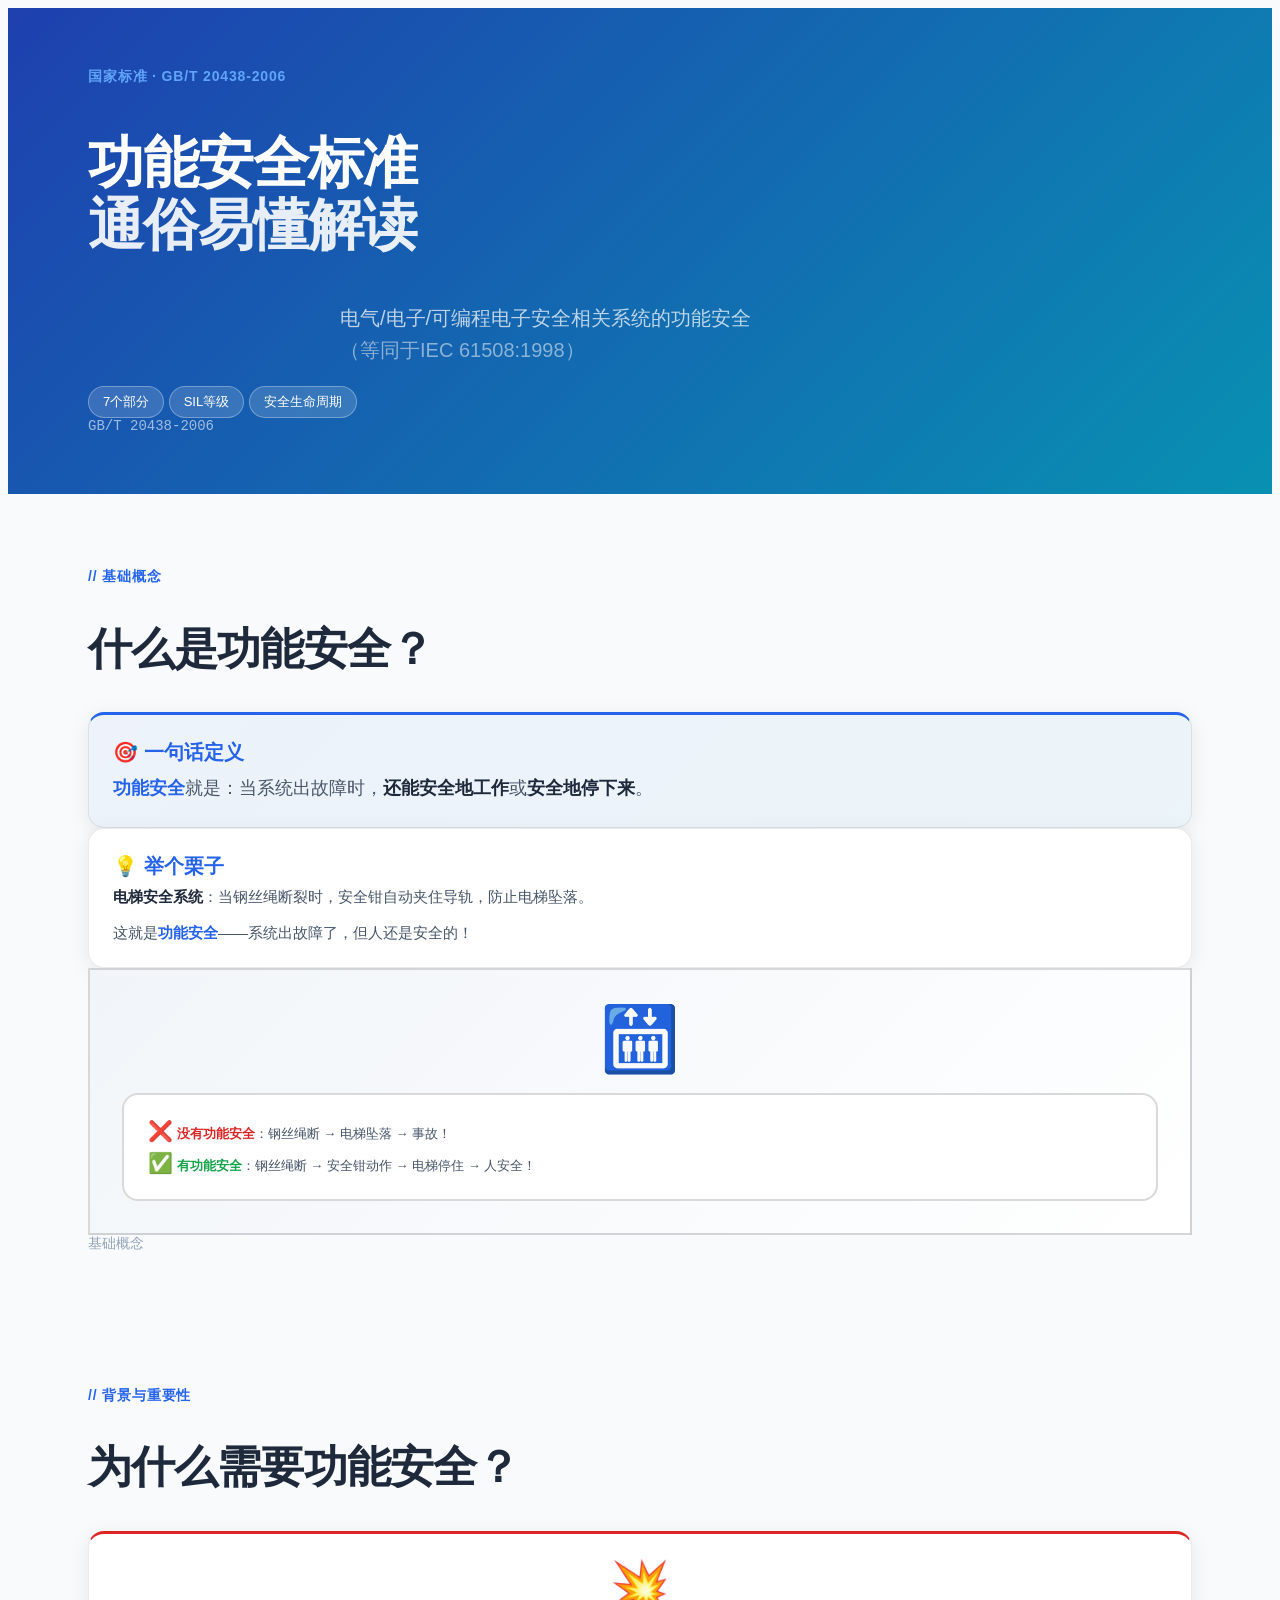
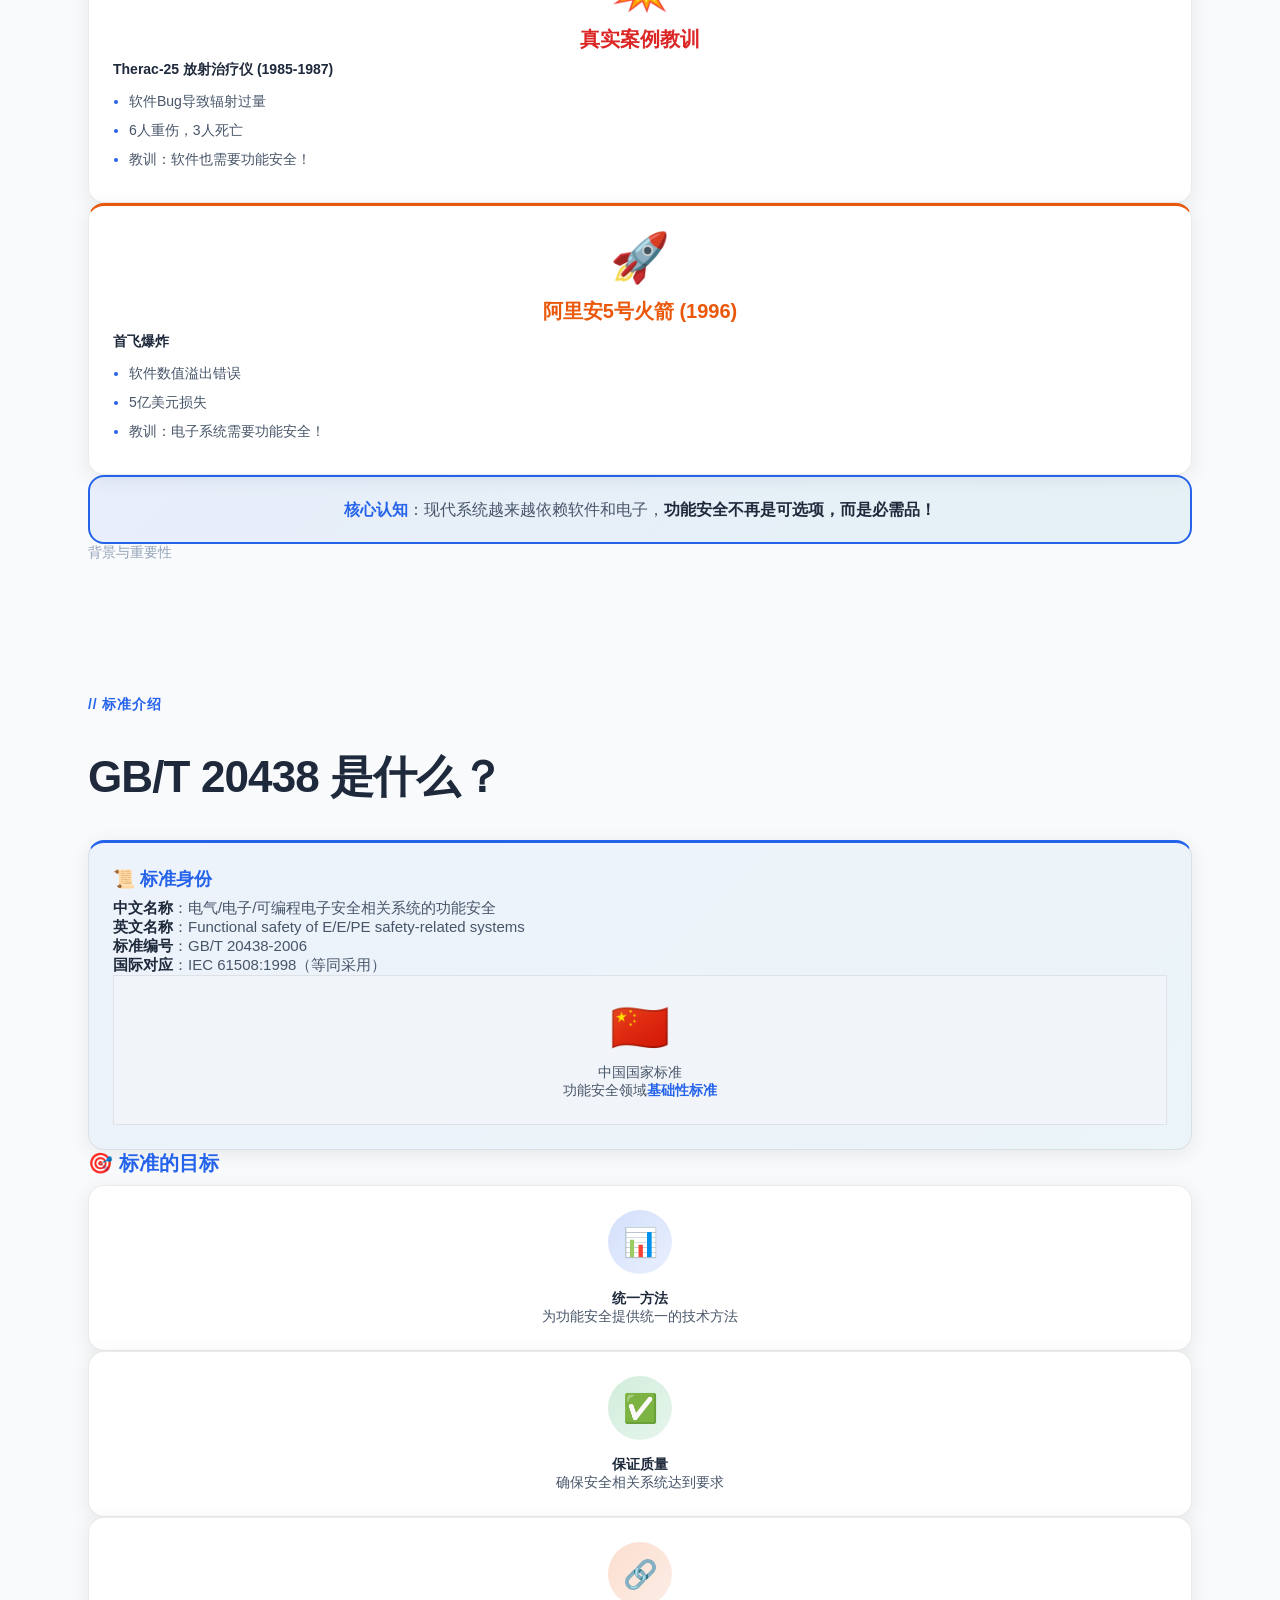
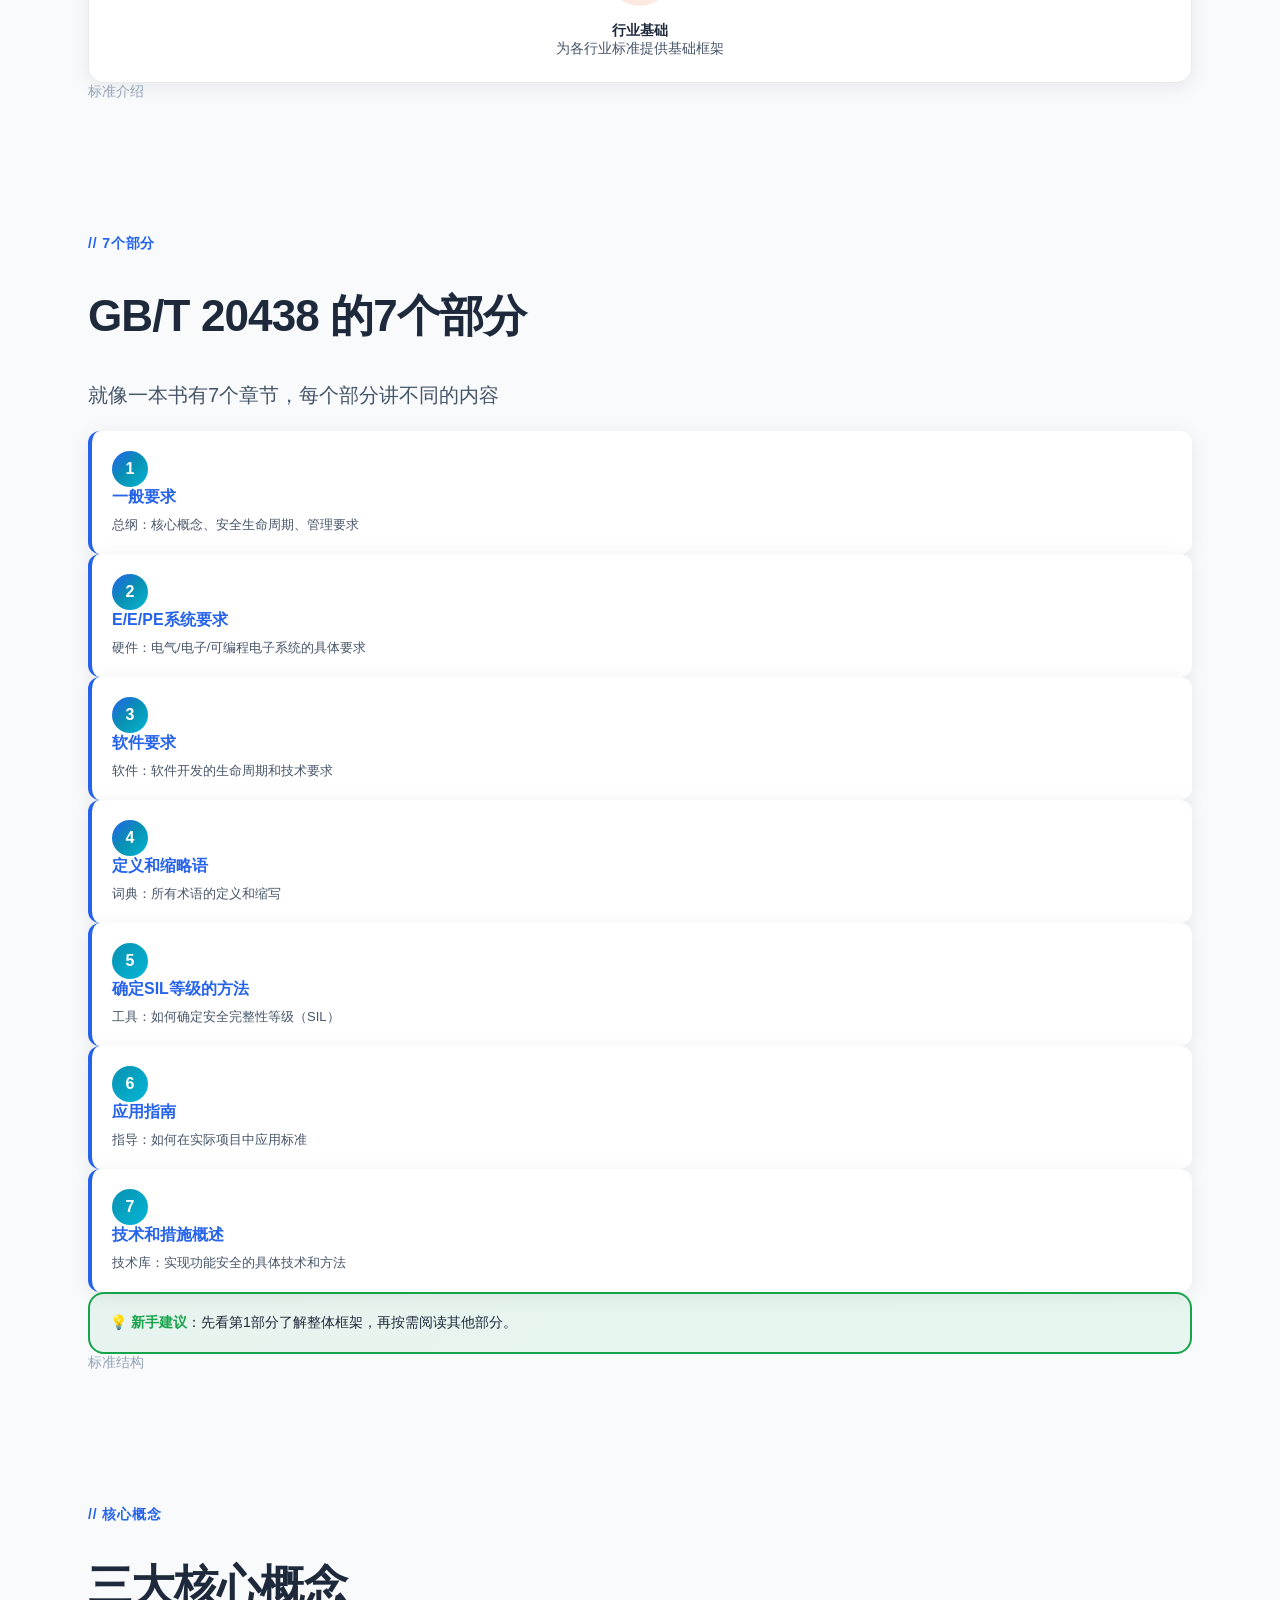
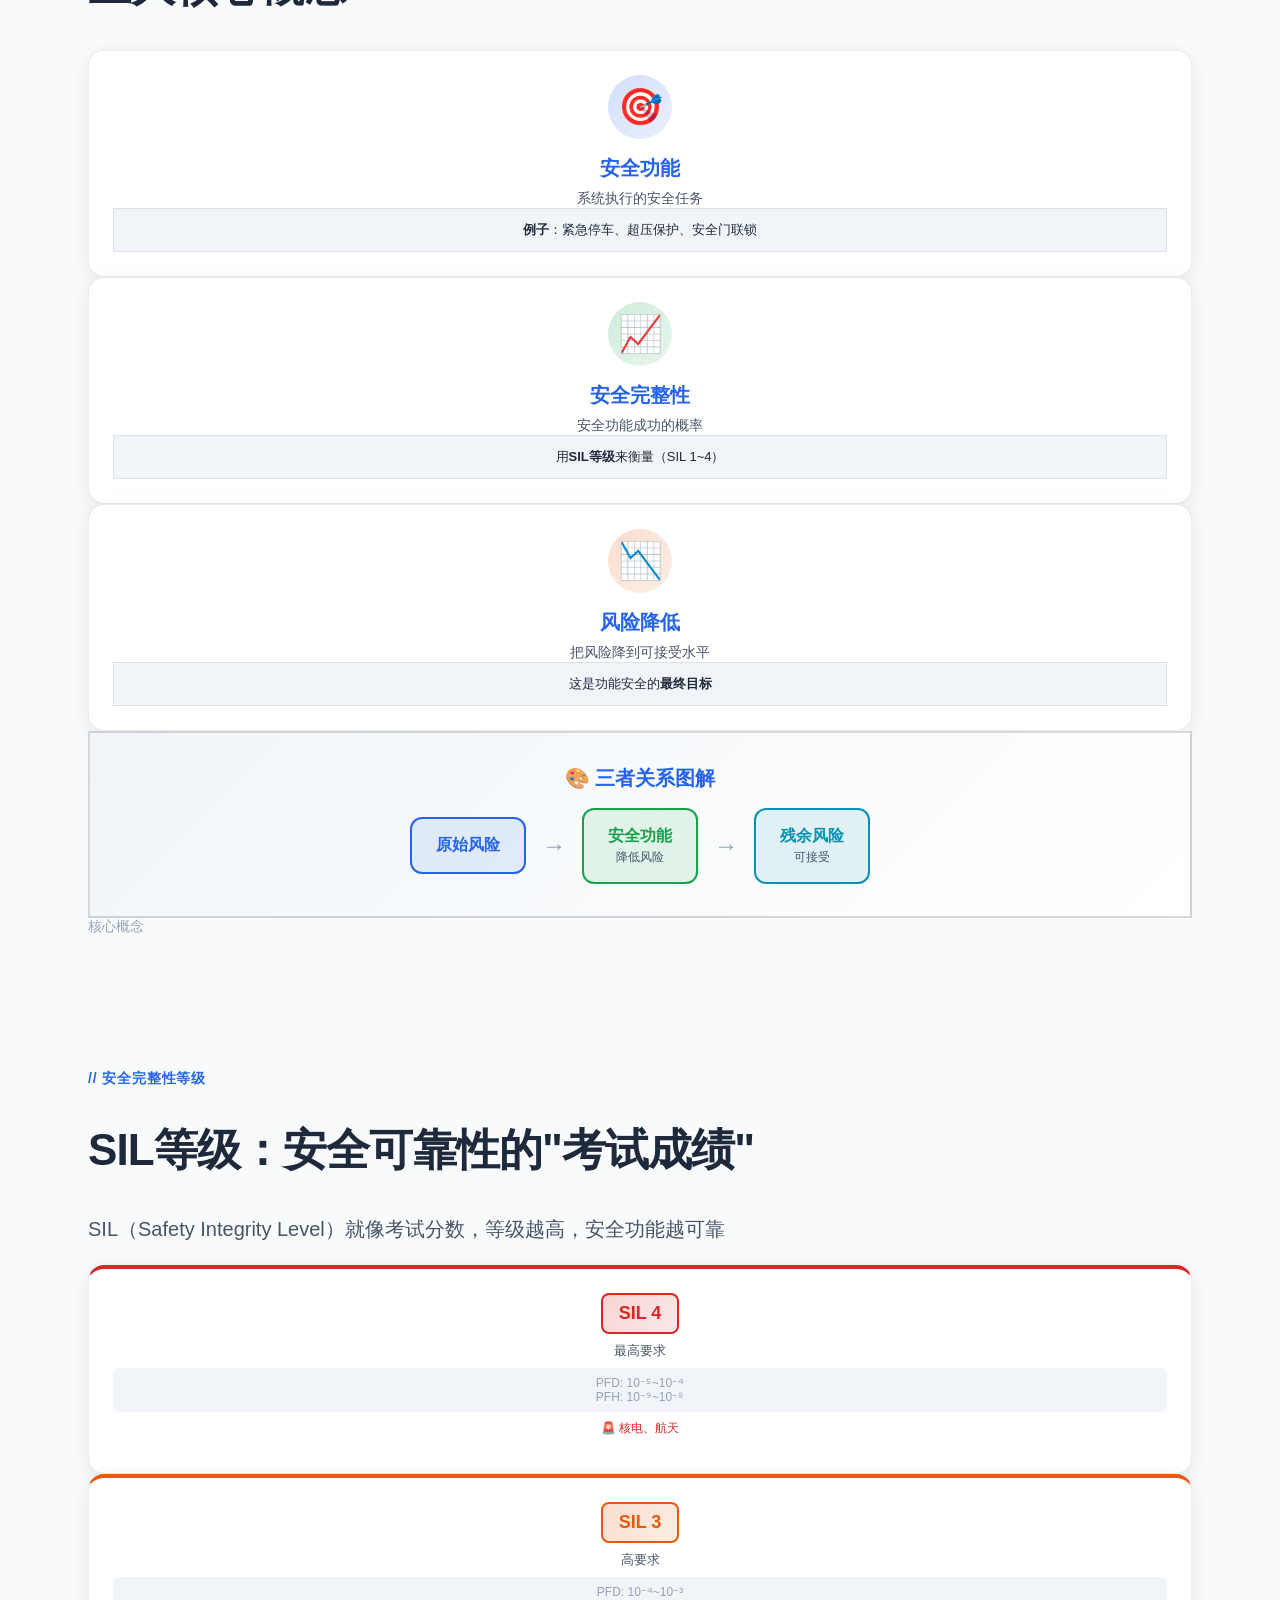
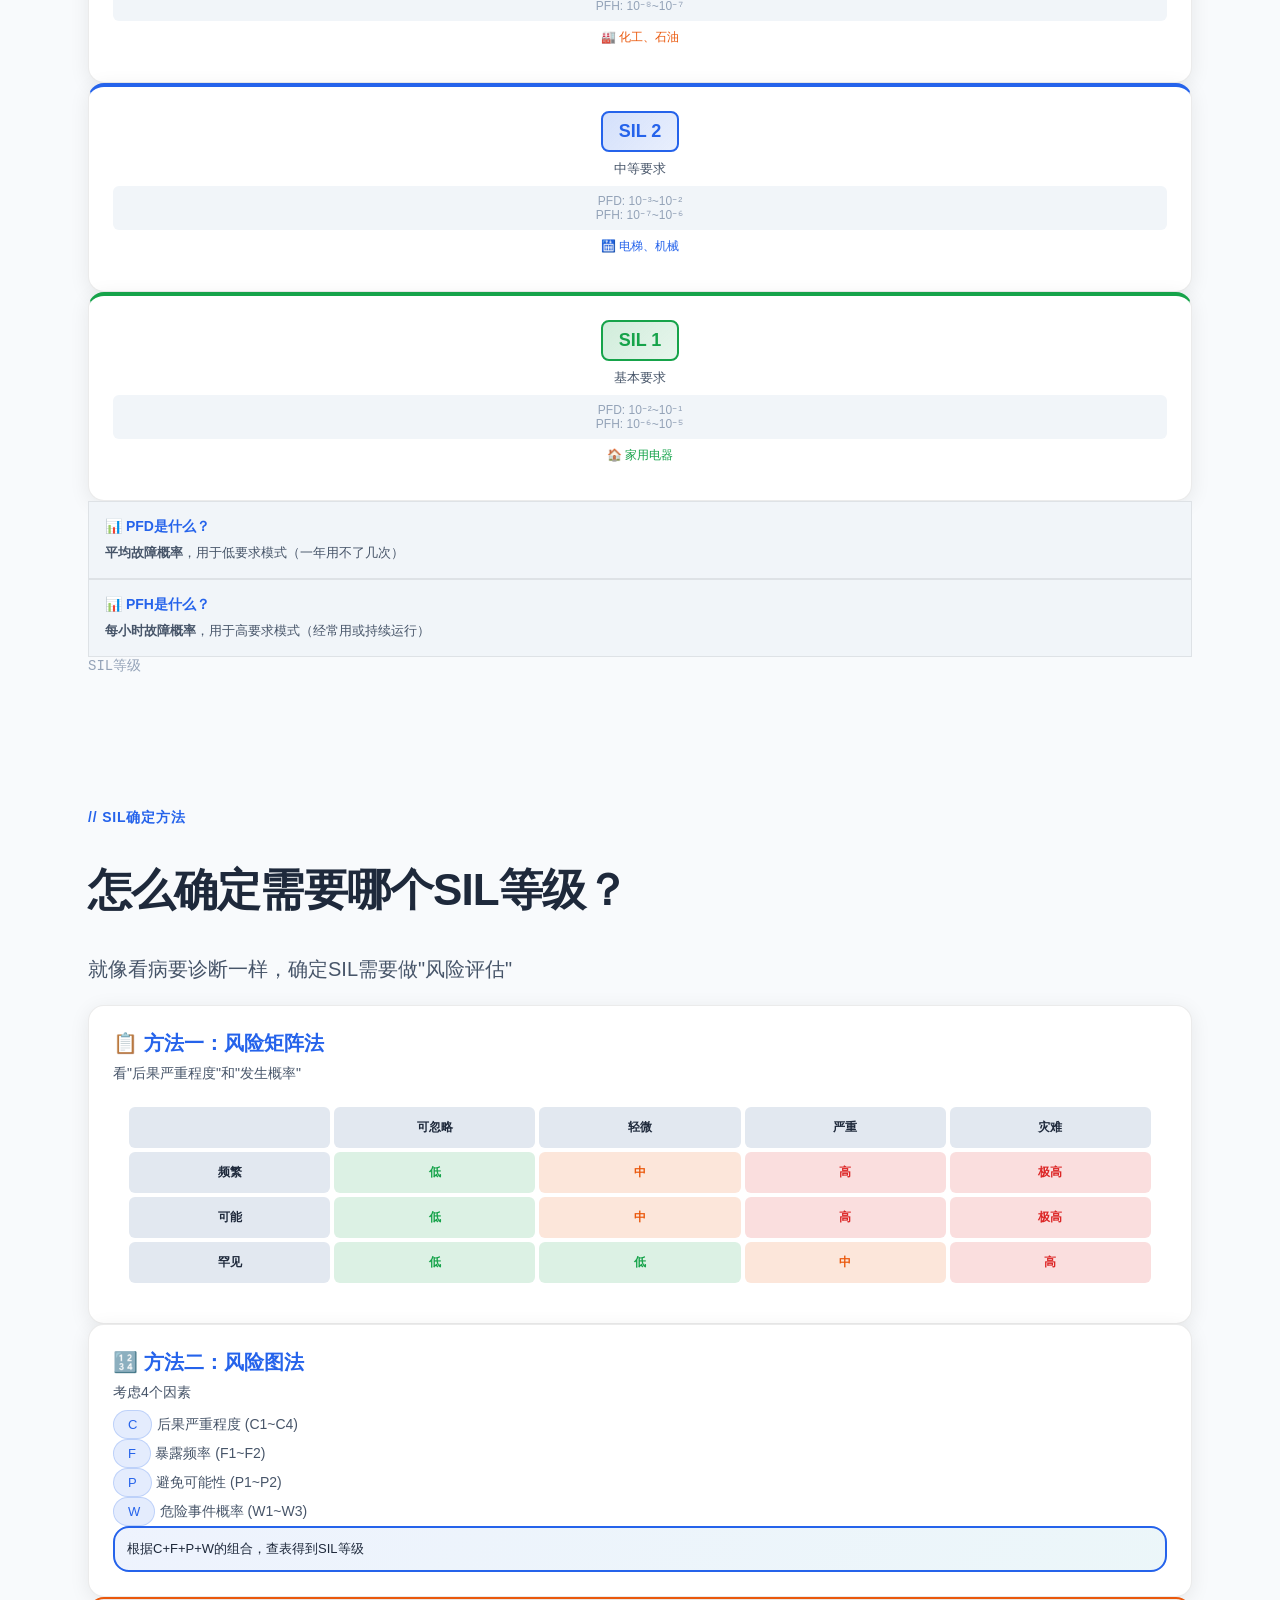
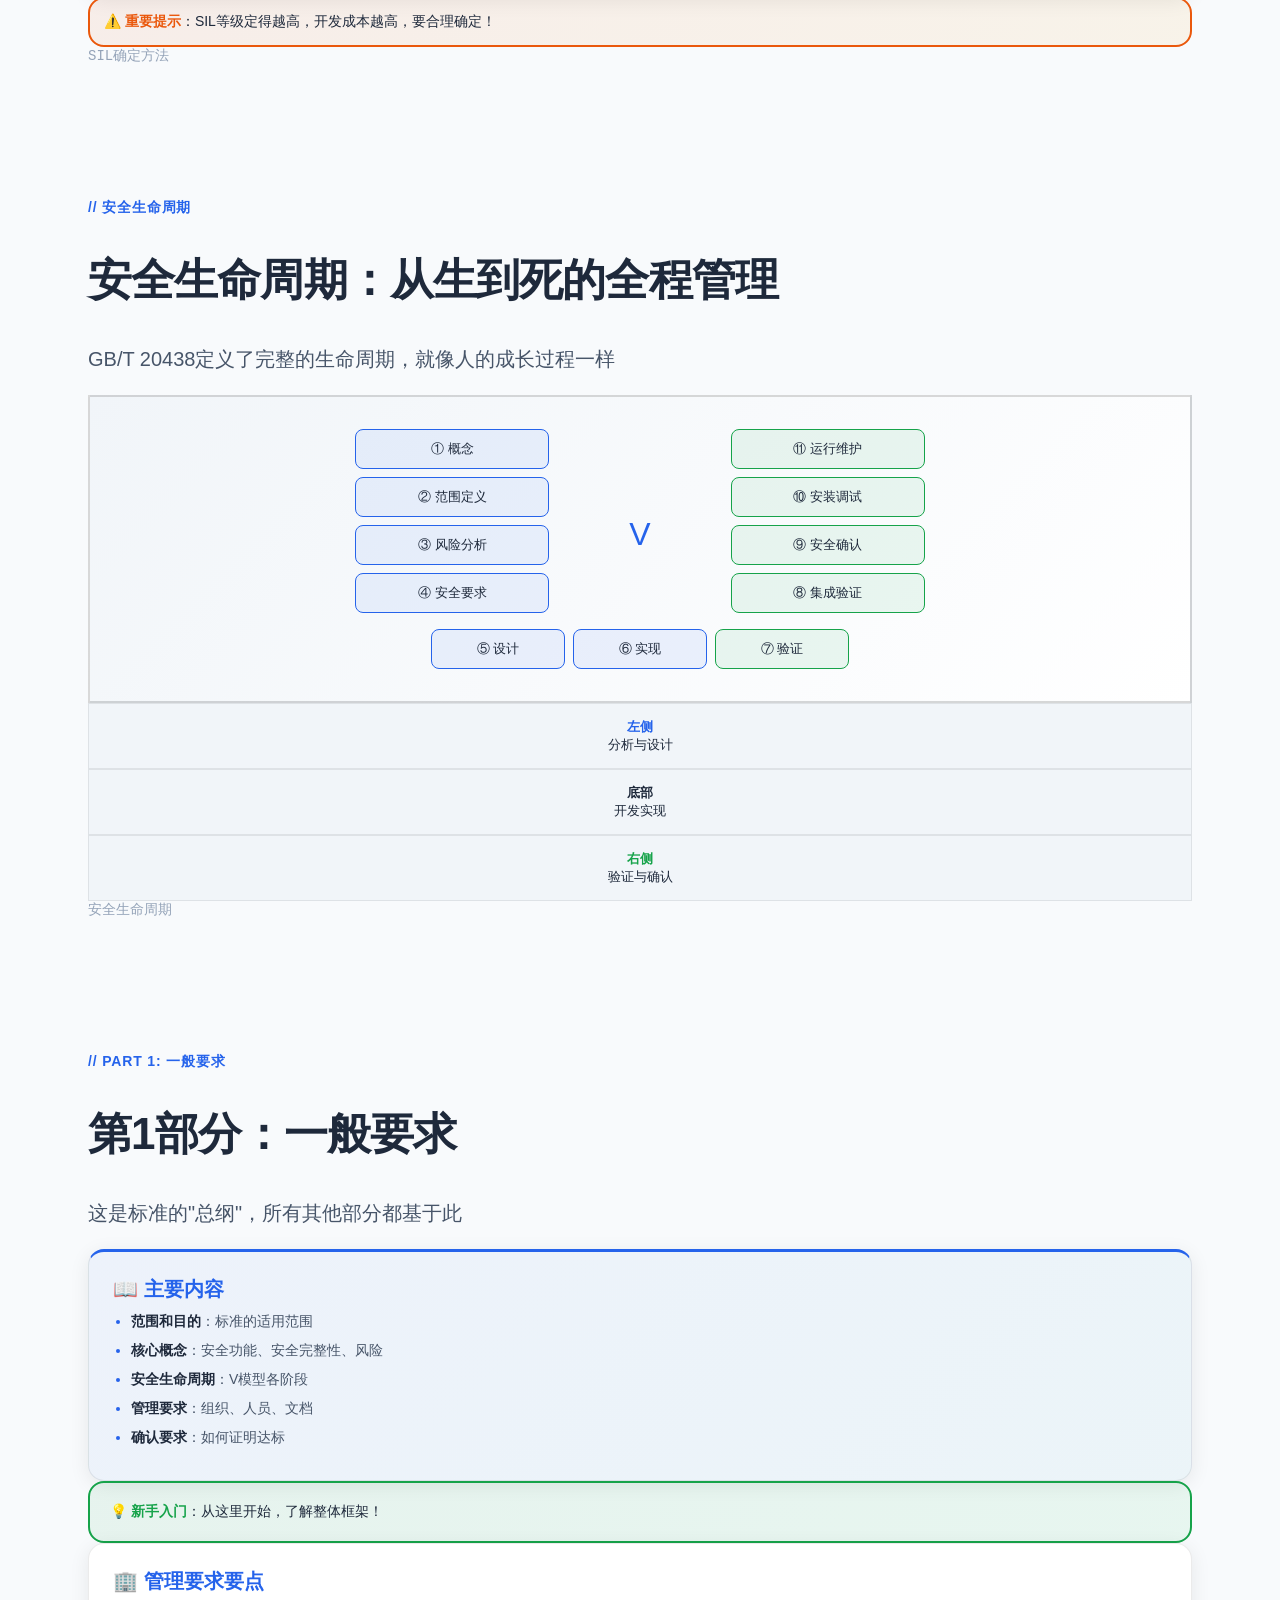
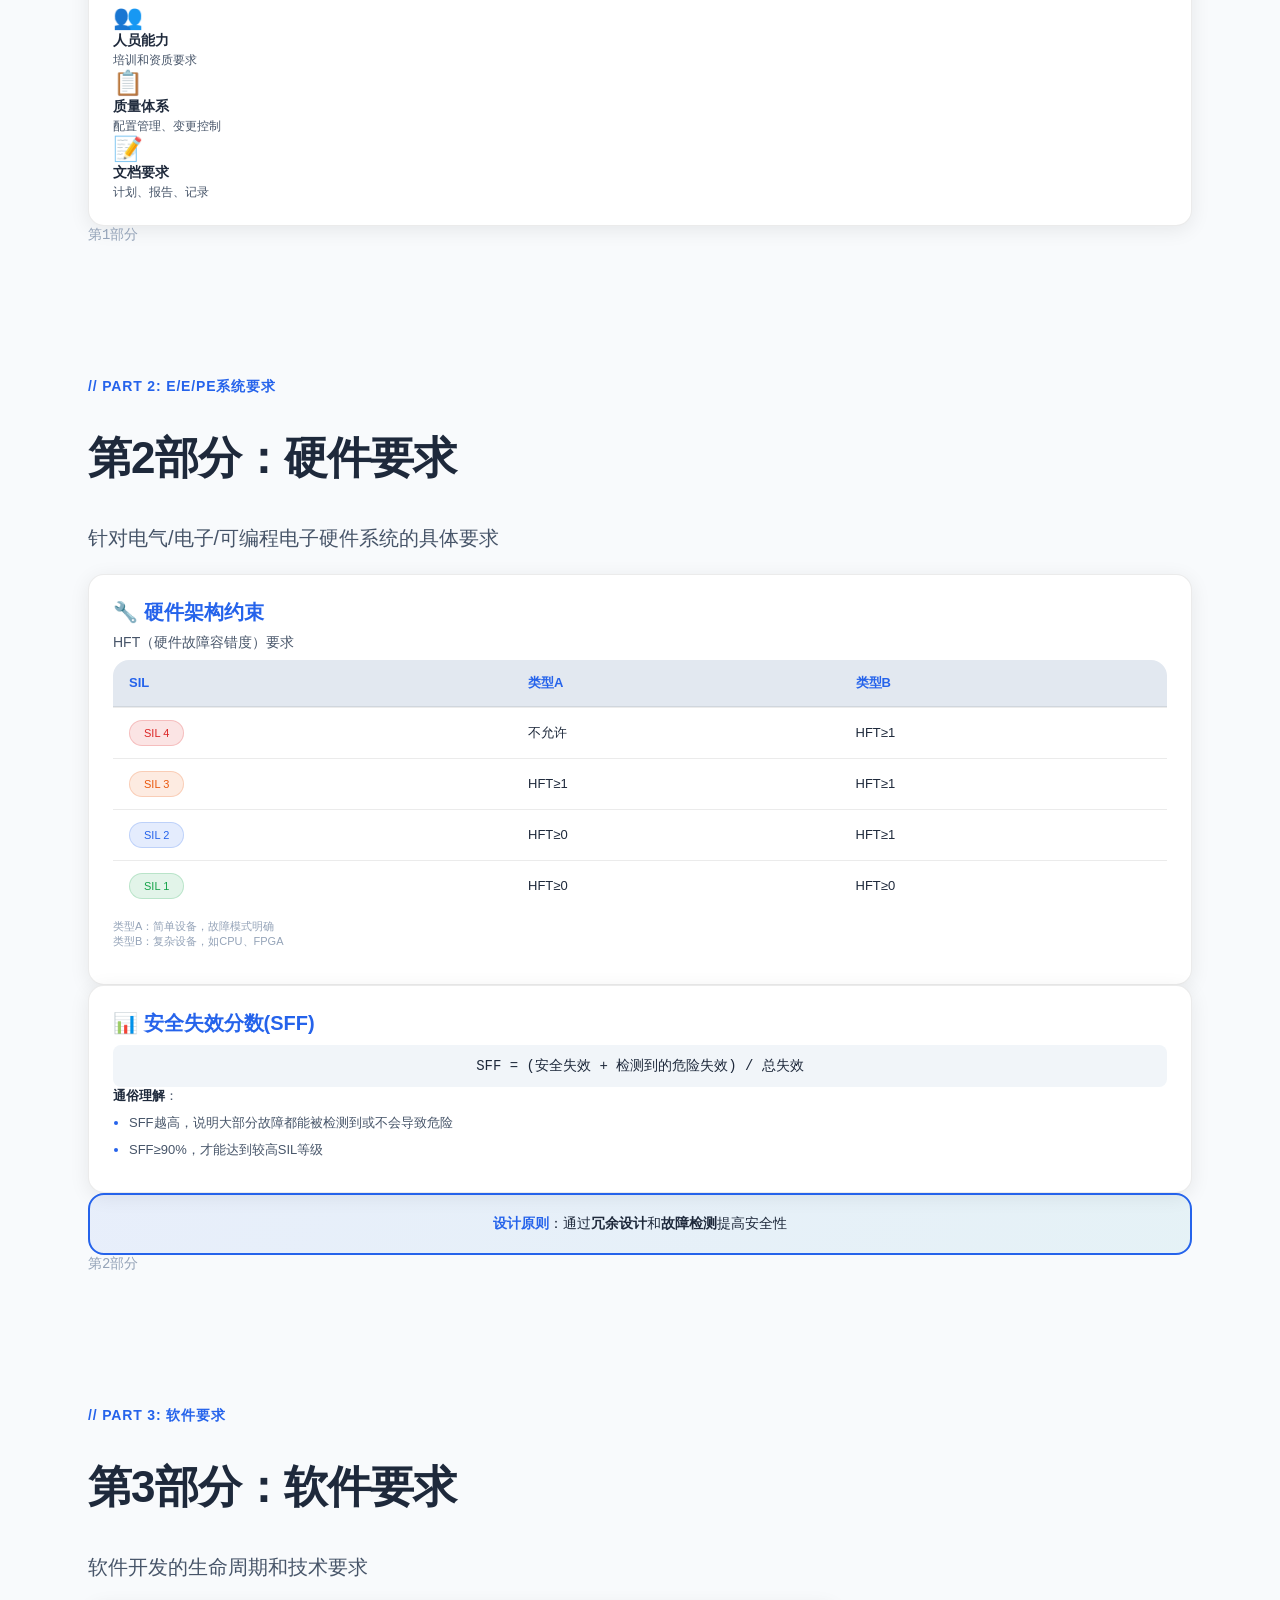
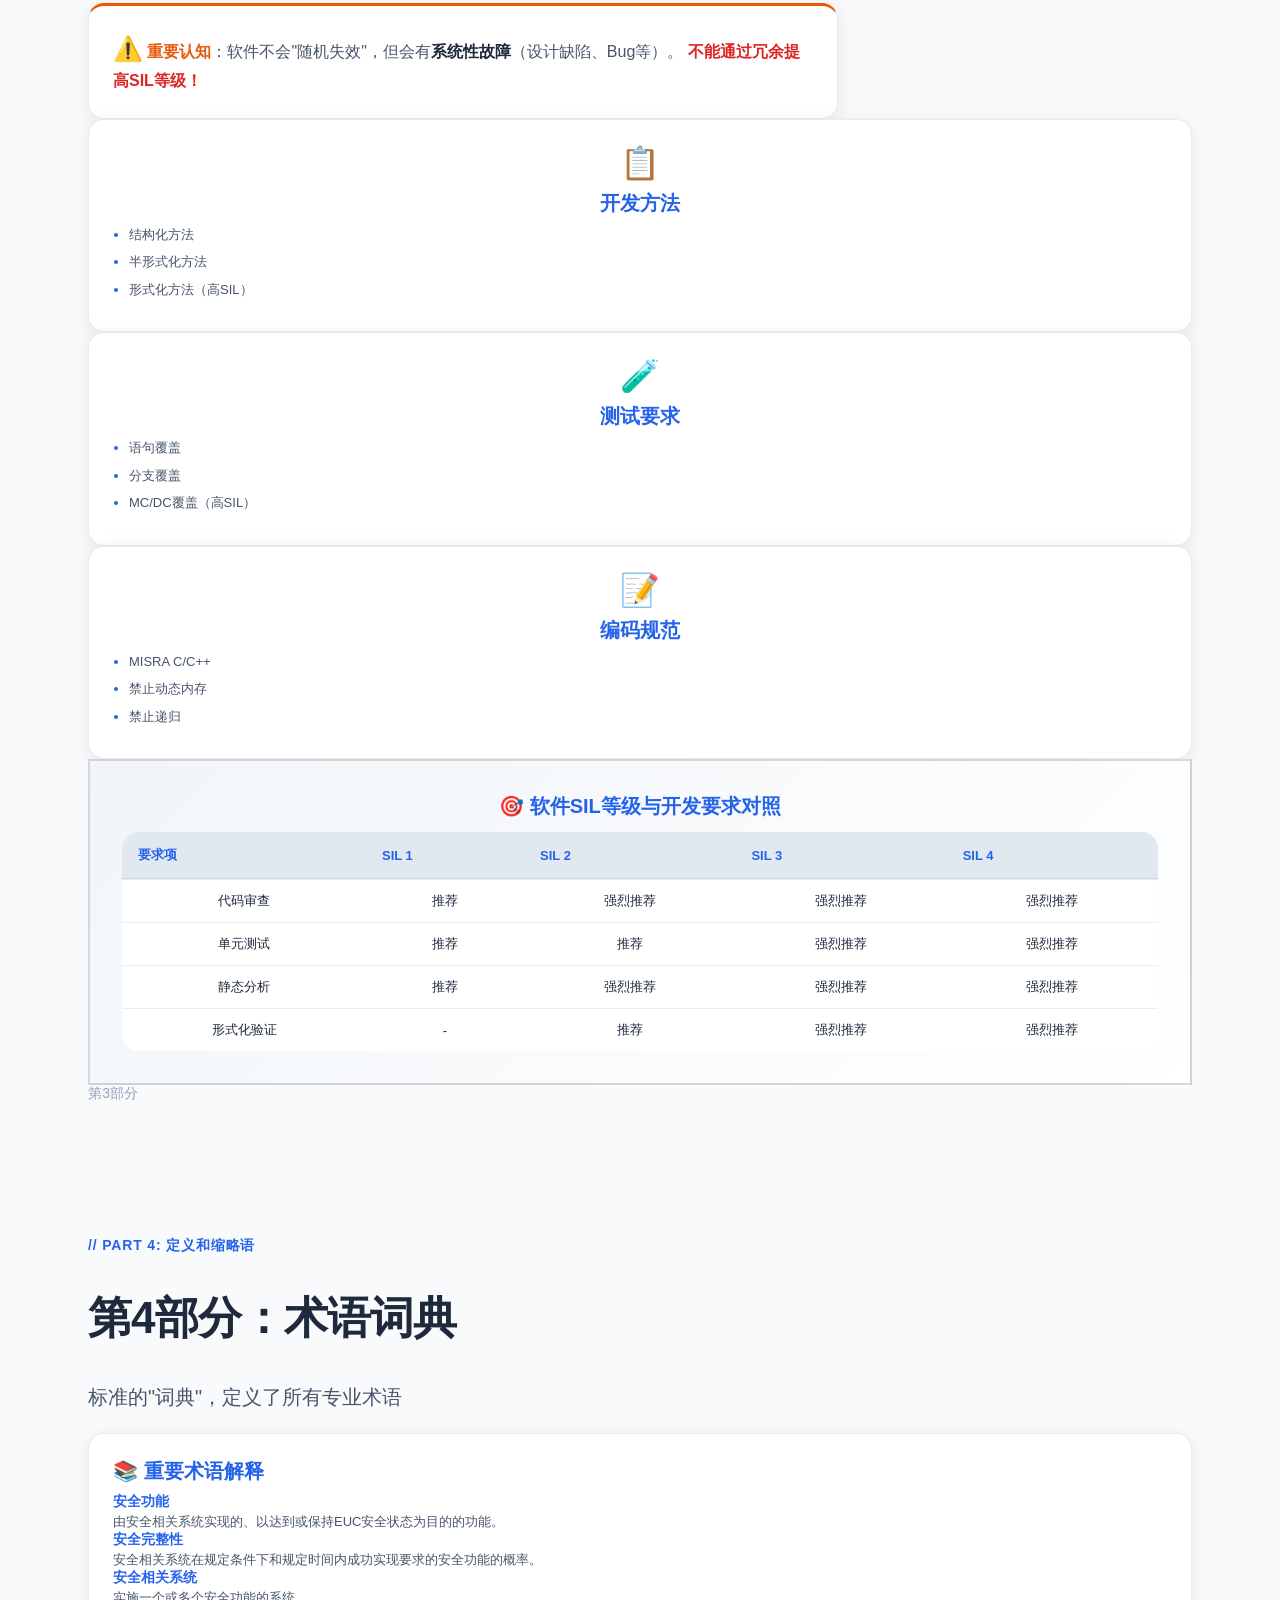
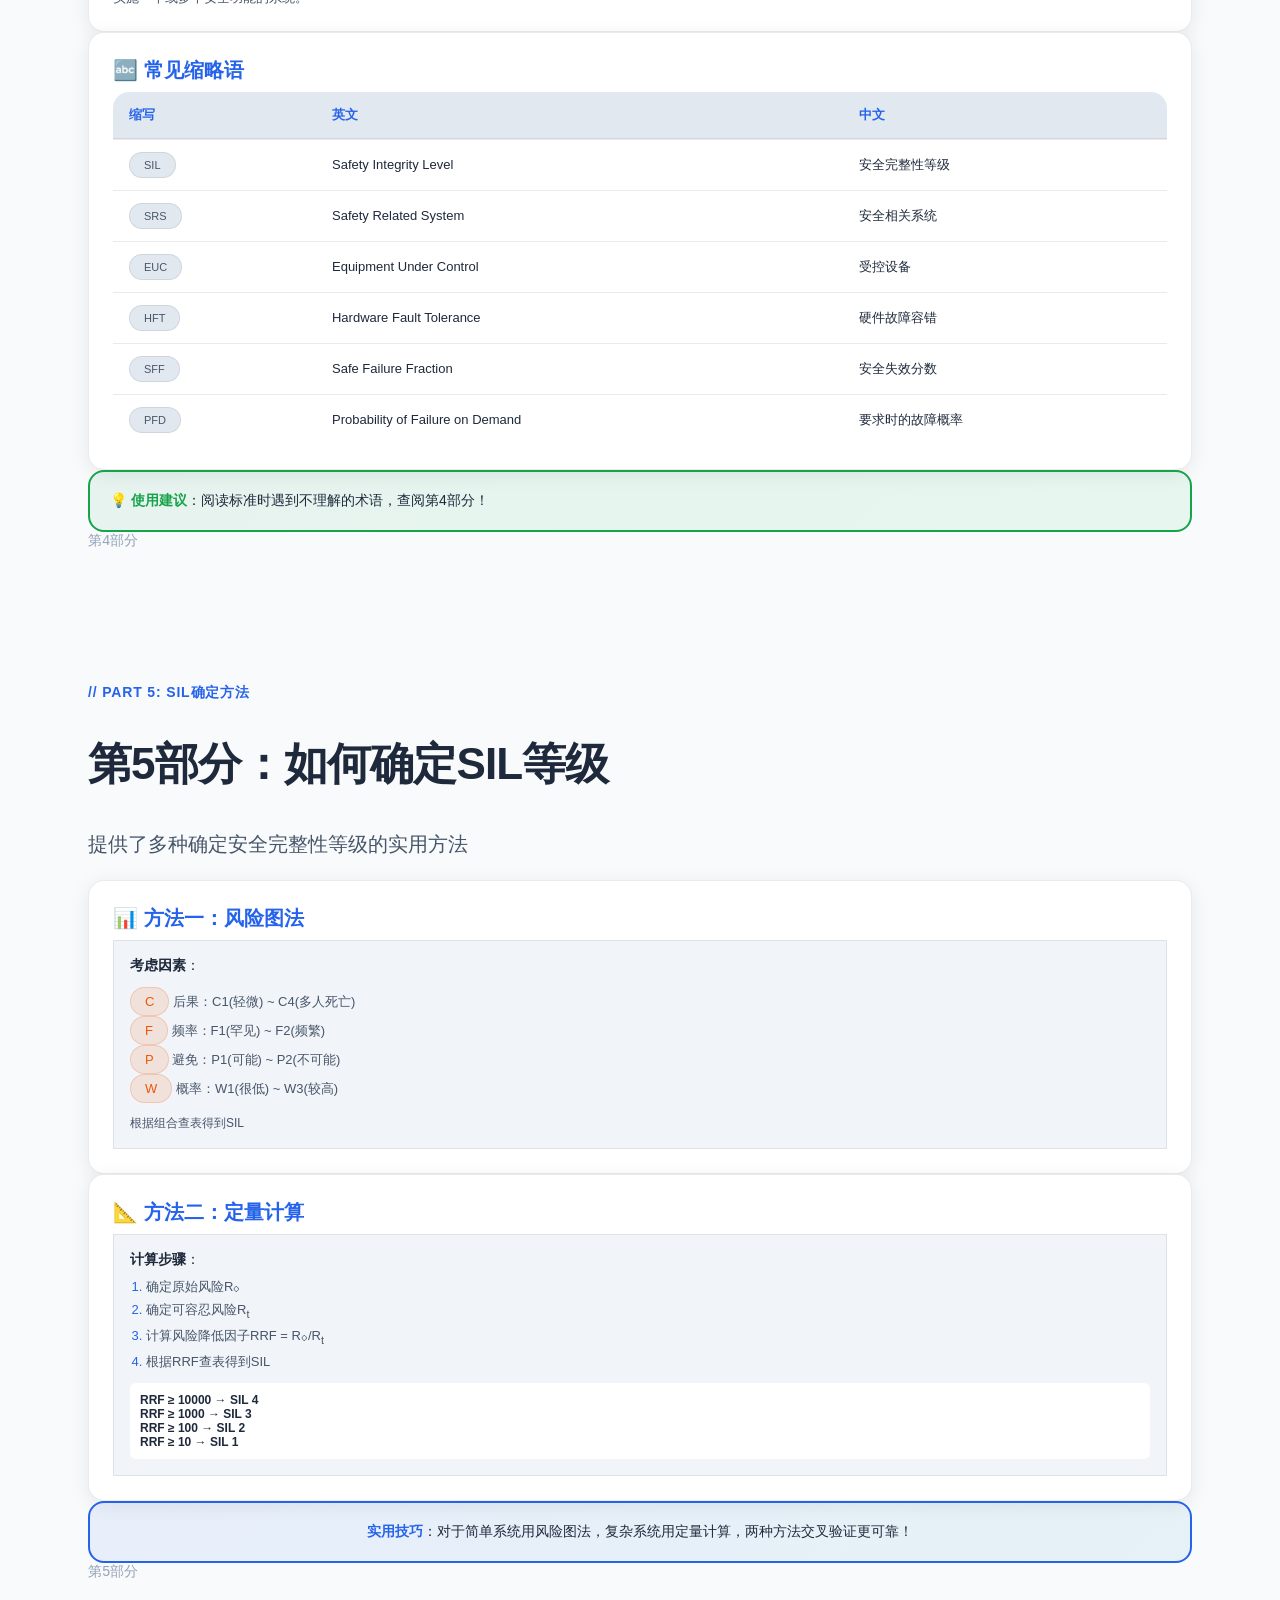
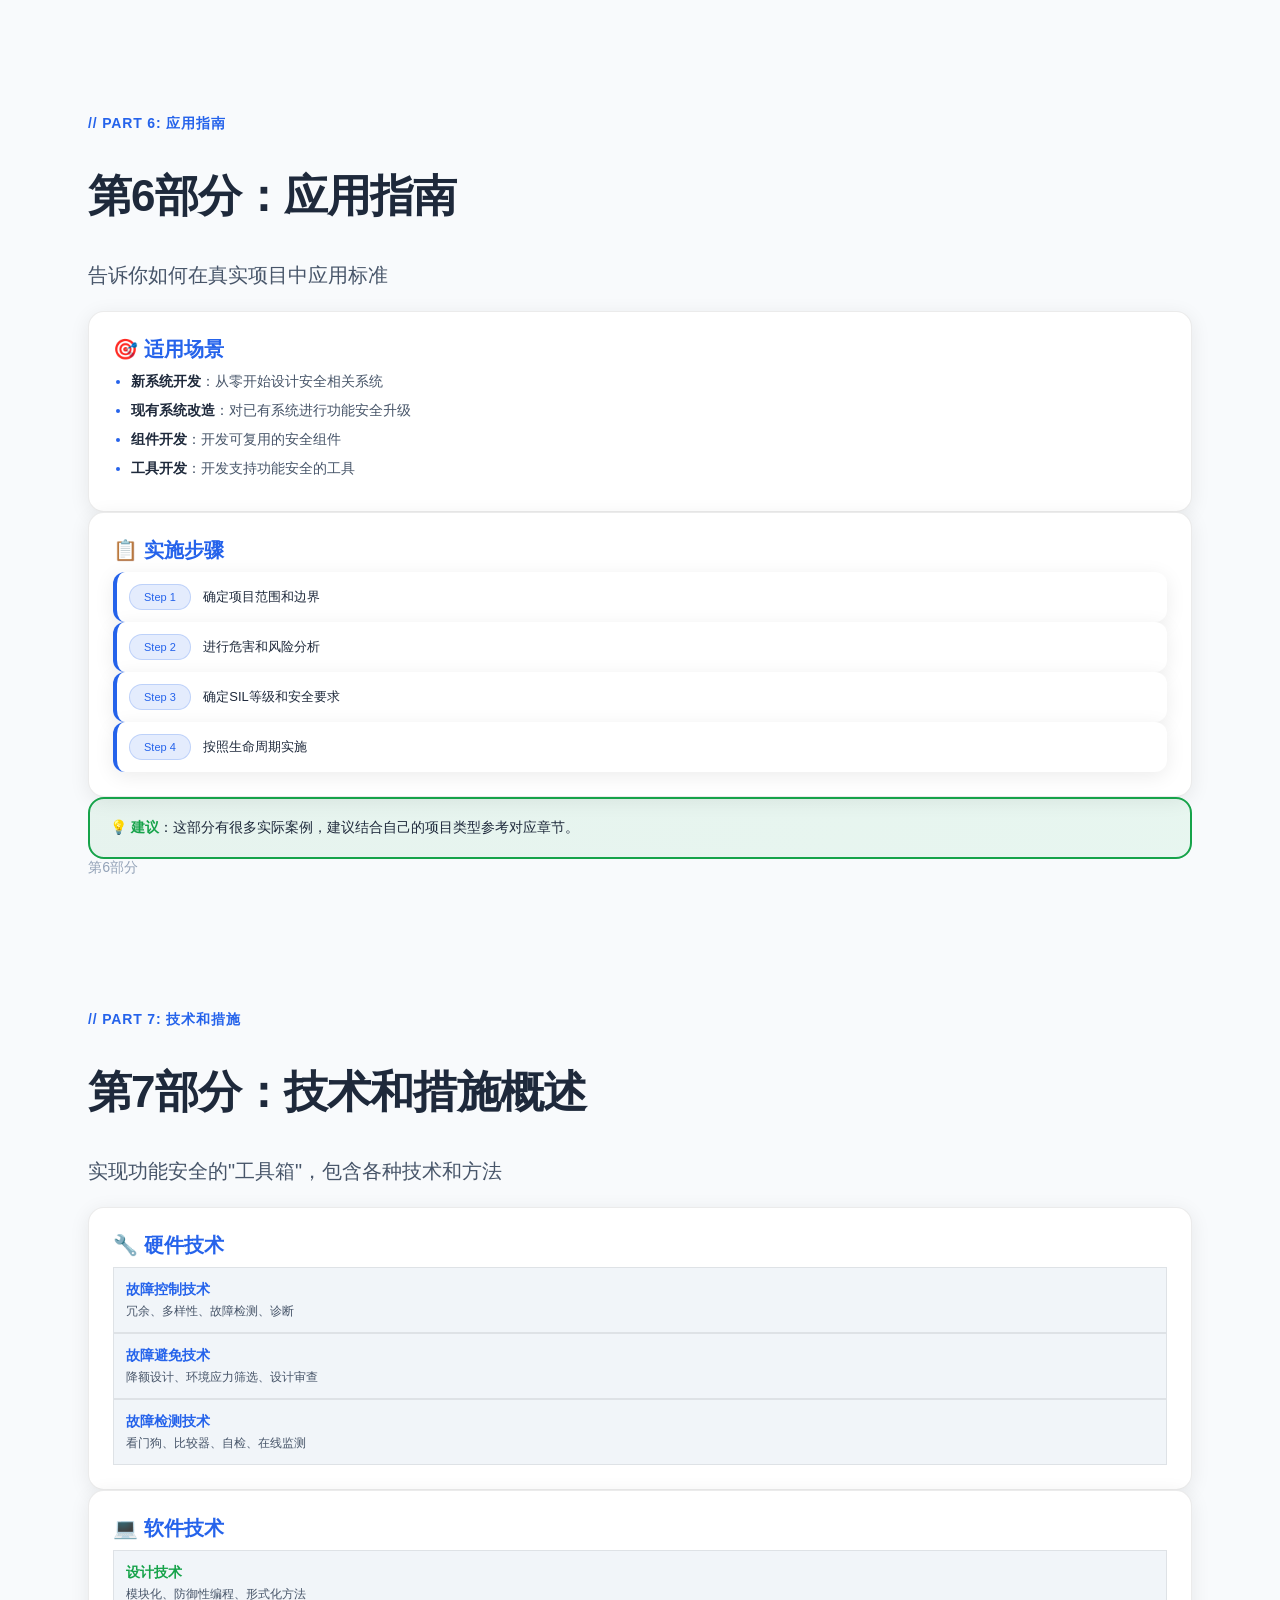
<file: gbt20438-presentation/index.html>
<!DOCTYPE html>
<html lang="zh-CN">
<head>
<meta charset="utf-8"><meta name="viewport" content="width=device-width,initial-scale=1">
<title>GB/T 20438 功能安全国家标准解读</title>
<link rel="stylesheet" href="C:/Users/stone/.claude/skills/html-ppt-skill-main/assets/fonts.css">
<link rel="stylesheet" href="C:/Users/stone/.claude/skills/html-ppt-skill-main/assets/base.css">
<link rel="stylesheet" href="C:/Users/stone/.claude/skills/html-ppt-skill-main/assets/animations/animations.css">
<link rel="stylesheet" href="style.css">
<style>
/* 内联SVG图标 */
.icon-book::before{content:"📚"}
.icon-shield::before{content:"🛡️"}
.icon-gear::before{content:"⚙️"}
.icon-code::before{content:"💻"}
.icon-chart::before{content:"📊"}
.icon-check::before{content:"✅"}
.icon-warning::before{content:"⚠️"}
.icon-rocket::before{content:"🚀"}
.icon-factory::before{content:"🏭"}
.icon-car::before{content:"🚗"}
.icon-medical::before{content:"🏥"}
.icon-train::before{content:"🚆"}
</style>
</head>
<body class="tpl-gbt20438">
<div class="deck">

<!-- ========== 第1页：封面 ========== -->
<section class="slide cover-bg center tc" data-title="封面">
  <div>
    <div class="kicker mb-s">国家标准 · GB/T 20438-2006</div>
    <h1 class="h1 anim-fade-up" data-anim="fade-up">功能安全标准<br><span style="opacity:0.9">通俗易懂解读</span></h1>
    <p class="lede mt-m" style="max-width:600px;margin-left:auto;margin-right:auto;opacity:0.9">
      电气/电子/可编程电子安全相关系统的功能安全<br>
      <span style="opacity:0.7">（等同于IEC 61508:1998）</span>
    </p>
    <div class="row mt-l" style="justify-content:center;gap:12px">
      <span class="tag" style="background:rgba(255,255,255,.15);color:#fff;border-color:rgba(255,255,255,.3)">7个部分</span>
      <span class="tag" style="background:rgba(255,255,255,.15);color:#fff;border-color:rgba(255,255,255,.3)">SIL等级</span>
      <span class="tag" style="background:rgba(255,255,255,.15);color:#fff;border-color:rgba(255,255,255,.3)">安全生命周期</span>
    </div>
  </div>
  <div class="deck-footer" style="color:rgba(255,255,255,.6)"><span class="mono">GB/T 20438-2006</span><span class="slide-number" data-current="1" data-total="20"></span></div>
</section>

<!-- ========== 第2页：什么是功能安全 ========== -->
<section class="slide" data-title="什么是功能安全">
  <p class="kicker">// 基础概念</p>
  <h2 class="h2">什么是功能安全？</h2>
  <div class="grid g2 mt-m" style="align-items:start;gap:24px">
    <div>
      <div class="card card-accent">
        <h4>🎯 一句话定义</h4>
        <p class="lede" style="margin:8px 0 0;font-size:18px"><strong style="color:var(--accent)">功能安全</strong>就是：当系统出故障时，<strong style="color:var(--text-1)">还能安全地工作</strong>或<strong style="color:var(--text-1)">安全地停下来</strong>。</p>
      </div>
      <div class="card mt-m">
        <h4>💡 举个栗子</h4>
        <p class="dim" style="margin:8px 0 0;font-size:15px">
          <strong style="color:var(--text-1)">电梯安全系统</strong>：当钢丝绳断裂时，安全钳自动夹住导轨，防止电梯坠落。<br><br>
          这就是<strong style="color:var(--accent)">功能安全</strong>——系统出故障了，但人还是安全的！
        </p>
      </div>
    </div>
    <div class="card-illustration">
      <div style="font-size:64px;margin-bottom:16px">🛗</div>
      <div class="diagram-box" style="margin-top:16px">
        <div style="font-size:13px;color:var(--text-2);text-align:left">
          <div class="row" style="gap:12px;margin-bottom:8px">
            <span style="font-size:20px">❌</span>
            <span><strong style="color:var(--bad)">没有功能安全</strong>：钢丝绳断 → 电梯坠落 → 事故！</span>
          </div>
          <div class="row" style="gap:12px">
            <span style="font-size:20px">✅</span>
            <span><strong style="color:var(--good)">有功能安全</strong>：钢丝绳断 → 安全钳动作 → 电梯停住 → 人安全！</span>
          </div>
        </div>
      </div>
    </div>
  </div>
  <div class="deck-footer"><span class="mono">基础概念</span><span class="slide-number" data-current="2" data-total="20"></span></div>
</section>

<!-- ========== 第3页：为什么需要功能安全 ========== -->
<section class="slide" data-title="为什么需要功能安全">
  <p class="kicker">// 背景与重要性</p>
  <h2 class="h2">为什么需要功能安全？</h2>
  <div class="grid g2 mt-m" style="gap:24px">
    <div class="card card-bad">
      <div style="font-size:48px;text-align:center;margin-bottom:12px">💥</div>
      <h4 style="color:var(--bad);text-align:center">真实案例教训</h4>
      <div class="mt-m" style="font-size:14px">
        <p class="dim" style="margin:0 0 12px"><strong style="color:var(--text-1)">Therac-25 放射治疗仪 (1985-1987)</strong></p>
        <ul style="padding-left:16px;margin:0">
          <li>软件Bug导致辐射过量</li>
          <li>6人重伤，3人死亡</li>
          <li>教训：软件也需要功能安全！</li>
        </ul>
      </div>
    </div>
    <div class="card card-warn">
      <div style="font-size:48px;text-align:center;margin-bottom:12px">🚀</div>
      <h4 style="color:var(--warn);text-align:center">阿里安5号火箭 (1996)</h4>
      <div class="mt-m" style="font-size:14px">
        <p class="dim" style="margin:0 0 12px"><strong style="color:var(--text-1)">首飞爆炸</strong></p>
        <ul style="padding-left:16px;margin:0">
          <li>软件数值溢出错误</li>
          <li>5亿美元损失</li>
          <li>教训：电子系统需要功能安全！</li>
        </ul>
      </div>
    </div>
  </div>
  <div class="highlight-box mt-m">
    <p class="lede" style="margin:0;font-size:16px;text-align:center">
      <strong style="color:var(--accent)">核心认知</strong>：现代系统越来越依赖软件和电子，<strong style="color:var(--text-1)">功能安全不再是可选项，而是必需品！</strong>
    </p>
  </div>
  <div class="deck-footer"><span class="mono">背景与重要性</span><span class="slide-number" data-current="3" data-total="20"></span></div>
</section>

<!-- ========== 第4页：GB/T 20438是什么 ========== -->
<section class="slide" data-title="GB/T 20438是什么">
  <p class="kicker">// 标准介绍</p>
  <h2 class="h2">GB/T 20438 是什么？</h2>
  <div class="card card-accent mt-m">
    <div class="grid g2" style="gap:24px;align-items:center">
      <div>
        <h4 style="font-size:18px">📜 标准身份</h4>
        <p class="dim" style="font-size:15px;margin:8px 0 0">
          <strong style="color:var(--text-1)">中文名称</strong>：电气/电子/可编程电子安全相关系统的功能安全<br>
          <strong style="color:var(--text-1)">英文名称</strong>：Functional safety of E/E/PE safety-related systems<br>
          <strong style="color:var(--text-1)">标准编号</strong>：GB/T 20438-2006<br>
          <strong style="color:var(--text-1)">国际对应</strong>：IEC 61508:1998（等同采用）
        </p>
      </div>
      <div class="card-soft" style="text-align:center;padding:24px">
        <div style="font-size:48px;margin-bottom:8px">🇨🇳</div>
        <p style="font-size:14px;color:var(--text-2);margin:0">中国国家标准<br>功能安全领域<strong style="color:var(--accent)">基础性标准</strong></p>
      </div>
    </div>
  </div>
  <h4 class="mt-l">🎯 标准的目标</h4>
  <div class="grid g3 mt-m" style="gap:16px">
    <div class="card" style="text-align:center">
      <div class="icon-circle icon-blue">📊</div>
      <p style="font-size:14px;color:var(--text-1);margin:0"><strong>统一方法</strong><br><span class="dim">为功能安全提供统一的技术方法</span></p>
    </div>
    <div class="card" style="text-align:center">
      <div class="icon-circle icon-green">✅</div>
      <p style="font-size:14px;color:var(--text-1);margin:0"><strong>保证质量</strong><br><span class="dim">确保安全相关系统达到要求</span></p>
    </div>
    <div class="card" style="text-align:center">
      <div class="icon-circle icon-orange">🔗</div>
      <p style="font-size:14px;color:var(--text-1);margin:0"><strong>行业基础</strong><br><span class="dim">为各行业标准提供基础框架</span></p>
    </div>
  </div>
  <div class="deck-footer"><span class="mono">标准介绍</span><span class="slide-number" data-current="4" data-total="20"></span></div>
</section>

<!-- ========== 第5页：标准结构概览 ========== -->
<section class="slide" data-title="标准结构概览">
  <p class="kicker">// 7个部分</p>
  <h2 class="h2">GB/T 20438 的7个部分</h2>
  <p class="lede dim">就像一本书有7个章节，每个部分讲不同的内容</p>
  <div class="grid g2 mt-m" style="gap:20px">
    <div>
      <div class="step-card">
        <div class="row" style="gap:12px;align-items:start">
          <div class="step-num" style="margin-bottom:0">1</div>
          <div>
            <h4 style="font-size:16px">一般要求</h4>
            <p class="dim" style="font-size:13px;margin:4px 0 0">总纲：核心概念、安全生命周期、管理要求</p>
          </div>
        </div>
      </div>
      <div class="step-card mt-s">
        <div class="row" style="gap:12px;align-items:start">
          <div class="step-num" style="margin-bottom:0">2</div>
          <div>
            <h4 style="font-size:16px">E/E/PE系统要求</h4>
            <p class="dim" style="font-size:13px;margin:4px 0 0">硬件：电气/电子/可编程电子系统的具体要求</p>
          </div>
        </div>
      </div>
      <div class="step-card mt-s">
        <div class="row" style="gap:12px;align-items:start">
          <div class="step-num" style="margin-bottom:0">3</div>
          <div>
            <h4 style="font-size:16px">软件要求</h4>
            <p class="dim" style="font-size:13px;margin:4px 0 0">软件：软件开发的生命周期和技术要求</p>
          </div>
        </div>
      </div>
      <div class="step-card mt-s">
        <div class="row" style="gap:12px;align-items:start">
          <div class="step-num" style="margin-bottom:0">4</div>
          <div>
            <h4 style="font-size:16px">定义和缩略语</h4>
            <p class="dim" style="font-size:13px;margin:4px 0 0">词典：所有术语的定义和缩写</p>
          </div>
        </div>
      </div>
    </div>
    <div>
      <div class="step-card">
        <div class="row" style="gap:12px;align-items:start">
          <div class="step-num" style="margin-bottom:0;background:linear-gradient(135deg,#0891b2,#06b6d4)">5</div>
          <div>
            <h4 style="font-size:16px">确定SIL等级的方法</h4>
            <p class="dim" style="font-size:13px;margin:4px 0 0">工具：如何确定安全完整性等级（SIL）</p>
          </div>
        </div>
      </div>
      <div class="step-card mt-s">
        <div class="row" style="gap:12px;align-items:start">
          <div class="step-num" style="margin-bottom:0;background:linear-gradient(135deg,#0891b2,#06b6d4)">6</div>
          <div>
            <h4 style="font-size:16px">应用指南</h4>
            <p class="dim" style="font-size:13px;margin:4px 0 0">指导：如何在实际项目中应用标准</p>
          </div>
        </div>
      </div>
      <div class="step-card mt-s">
        <div class="row" style="gap:12px;align-items:start">
          <div class="step-num" style="margin-bottom:0;background:linear-gradient(135deg,#0891b2,#06b6d4)">7</div>
          <div>
            <h4 style="font-size:16px">技术和措施概述</h4>
            <p class="dim" style="font-size:13px;margin:4px 0 0">技术库：实现功能安全的具体技术和方法</p>
          </div>
        </div>
      </div>
      <div class="tip-box mt-m">
        <p style="font-size:14px;margin:0"><strong style="color:var(--good)">💡 新手建议</strong>：先看第1部分了解整体框架，再按需阅读其他部分。</p>
      </div>
    </div>
  </div>
  <div class="deck-footer"><span class="mono">标准结构</span><span class="slide-number" data-current="5" data-total="20"></span></div>
</section>

<!-- ========== 第6页：核心概念图解 ========== -->
<section class="slide" data-title="核心概念图解">
  <p class="kicker">// 核心概念</p>
  <h2 class="h2">三大核心概念</h2>
  <div class="grid g3 mt-m" style="gap:20px">
    <div class="card" style="text-align:center">
      <div class="icon-circle icon-blue" style="font-size:36px">🎯</div>
      <h4>安全功能</h4>
      <p class="dim" style="font-size:14px;margin:8px 0 0">系统执行的安全任务</p>
      <div class="card-soft mt-s" style="padding:12px;font-size:13px">
        <strong>例子</strong>：紧急停车、超压保护、安全门联锁
      </div>
    </div>
    <div class="card" style="text-align:center">
      <div class="icon-circle icon-green" style="font-size:36px">📈</div>
      <h4>安全完整性</h4>
      <p class="dim" style="font-size:14px;margin:8px 0 0">安全功能成功的概率</p>
      <div class="card-soft mt-s" style="padding:12px;font-size:13px">
        用<strong>SIL等级</strong>来衡量（SIL 1~4）
      </div>
    </div>
    <div class="card" style="text-align:center">
      <div class="icon-circle icon-orange" style="font-size:36px">📉</div>
      <h4>风险降低</h4>
      <p class="dim" style="font-size:14px;margin:8px 0 0">把风险降到可接受水平</p>
      <div class="card-soft mt-s" style="padding:12px;font-size:13px">
        这是功能安全的<strong>最终目标</strong>
      </div>
    </div>
  </div>
  <div class="card-illustration mt-m">
    <h4 style="text-align:center;margin-bottom:16px">🎨 三者关系图解</h4>
    <div style="display:flex;align-items:center;justify-content:center;gap:16px;flex-wrap:wrap">
      <div style="padding:16px 24px;background:rgba(37,99,235,.1);border-radius:12px;border:2px solid var(--accent)">
        <strong style="color:var(--accent)">原始风险</strong>
      </div>
      <div style="font-size:24px;color:var(--text-3)">→</div>
      <div style="padding:16px 24px;background:rgba(22,163,74,.1);border-radius:12px;border:2px solid var(--good)">
        <strong style="color:var(--good)">安全功能</strong><br>
        <span style="font-size:12px;color:var(--text-2)">降低风险</span>
      </div>
      <div style="font-size:24px;color:var(--text-3)">→</div>
      <div style="padding:16px 24px;background:rgba(8,145,178,.1);border-radius:12px;border:2px solid var(--accent-2)">
        <strong style="color:var(--accent-2)">残余风险</strong><br>
        <span style="font-size:12px;color:var(--text-2)">可接受</span>
      </div>
    </div>
  </div>
  <div class="deck-footer"><span class="mono">核心概念</span><span class="slide-number" data-current="6" data-total="20"></span></div>
</section>

<!-- ========== 第7页：SIL等级详解 ========== -->
<section class="slide" data-title="SIL等级详解">
  <p class="kicker">// 安全完整性等级</p>
  <h2 class="h2">SIL等级：安全可靠性的"考试成绩"</h2>
  <p class="lede dim">SIL（Safety Integrity Level）就像考试分数，等级越高，安全功能越可靠</p>
  <div class="grid g4 mt-m" style="gap:16px">
    <div class="card" style="text-align:center;border-top:4px solid var(--bad)">
      <div class="sil-badge sil-4">SIL 4</div>
      <p style="font-size:13px;color:var(--text-2);margin:8px 0">最高要求</p>
      <div style="font-size:12px;color:var(--text-3);padding:8px;background:var(--bg-soft);border-radius:6px">
        PFD: 10⁻⁵~10⁻⁴<br>PFH: 10⁻⁹~10⁻⁸
      </div>
      <p style="font-size:12px;color:var(--bad);margin-top:8px">🚨 核电、航天</p>
    </div>
    <div class="card" style="text-align:center;border-top:4px solid var(--warn)">
      <div class="sil-badge sil-3">SIL 3</div>
      <p style="font-size:13px;color:var(--text-2);margin:8px 0">高要求</p>
      <div style="font-size:12px;color:var(--text-3);padding:8px;background:var(--bg-soft);border-radius:6px">
        PFD: 10⁻⁴~10⁻³<br>PFH: 10⁻⁸~10⁻⁷
      </div>
      <p style="font-size:12px;color:var(--warn);margin-top:8px">🏭 化工、石油</p>
    </div>
    <div class="card" style="text-align:center;border-top:4px solid var(--accent)">
      <div class="sil-badge sil-2">SIL 2</div>
      <p style="font-size:13px;color:var(--text-2);margin:8px 0">中等要求</p>
      <div style="font-size:12px;color:var(--text-3);padding:8px;background:var(--bg-soft);border-radius:6px">
        PFD: 10⁻³~10⁻²<br>PFH: 10⁻⁷~10⁻⁶
      </div>
      <p style="font-size:12px;color:var(--accent);margin-top:8px">🛗 电梯、机械</p>
    </div>
    <div class="card" style="text-align:center;border-top:4px solid var(--good)">
      <div class="sil-badge sil-1">SIL 1</div>
      <p style="font-size:13px;color:var(--text-2);margin:8px 0">基本要求</p>
      <div style="font-size:12px;color:var(--text-3);padding:8px;background:var(--bg-soft);border-radius:6px">
        PFD: 10⁻²~10⁻¹<br>PFH: 10⁻⁶~10⁻⁵
      </div>
      <p style="font-size:12px;color:var(--good);margin-top:8px">🏠 家用电器</p>
    </div>
  </div>
  <div class="grid g2 mt-m" style="gap:16px">
    <div class="card-soft" style="padding:16px">
      <h4 style="font-size:14px">📊 PFD是什么？</h4>
      <p class="dim" style="font-size:13px;margin:4px 0 0"><strong>平均故障概率</strong>，用于低要求模式（一年用不了几次）</p>
    </div>
    <div class="card-soft" style="padding:16px">
      <h4 style="font-size:14px">📊 PFH是什么？</h4>
      <p class="dim" style="font-size:13px;margin:4px 0 0"><strong>每小时故障概率</strong>，用于高要求模式（经常用或持续运行）</p>
    </div>
  </div>
  <div class="deck-footer"><span class="mono">SIL等级</span><span class="slide-number" data-current="7" data-total="20"></span></div>
</section>

<!-- ========== 第8页：如何确定SIL等级 ========== -->
<section class="slide" data-title="如何确定SIL等级">
  <p class="kicker">// SIL确定方法</p>
  <h2 class="h2">怎么确定需要哪个SIL等级？</h2>
  <p class="lede dim">就像看病要诊断一样，确定SIL需要做"风险评估"</p>
  <div class="grid g2 mt-m" style="gap:24px;align-items:start">
    <div>
      <div class="card">
        <h4>📋 方法一：风险矩阵法</h4>
        <p class="dim" style="font-size:14px;margin:8px 0">看"后果严重程度"和"发生概率"</p>
        <div class="risk-matrix mt-s">
          <div class="risk-cell" style="background:var(--surface-2)"></div>
          <div class="risk-cell" style="background:var(--surface-2);font-weight:600">可忽略</div>
          <div class="risk-cell" style="background:var(--surface-2);font-weight:600">轻微</div>
          <div class="risk-cell" style="background:var(--surface-2);font-weight:600">严重</div>
          <div class="risk-cell" style="background:var(--surface-2);font-weight:600">灾难</div>

          <div class="risk-cell" style="background:var(--surface-2);font-weight:600">频繁</div>
          <div class="risk-cell risk-low">低</div>
          <div class="risk-cell risk-med">中</div>
          <div class="risk-cell risk-high">高</div>
          <div class="risk-cell risk-high">极高</div>

          <div class="risk-cell" style="background:var(--surface-2);font-weight:600">可能</div>
          <div class="risk-cell risk-low">低</div>
          <div class="risk-cell risk-med">中</div>
          <div class="risk-cell risk-high">高</div>
          <div class="risk-cell risk-high">极高</div>

          <div class="risk-cell" style="background:var(--surface-2);font-weight:600">罕见</div>
          <div class="risk-cell risk-low">低</div>
          <div class="risk-cell risk-low">低</div>
          <div class="risk-cell risk-med">中</div>
          <div class="risk-cell risk-high">高</div>
        </div>
      </div>
    </div>
    <div>
      <div class="card">
        <h4>🔢 方法二：风险图法</h4>
        <p class="dim" style="font-size:14px;margin:8px 0">考虑4个因素</p>
        <div class="stack mt-s" style="gap:10px">
          <div class="row" style="gap:8px">
            <span class="tag tag-accent">C</span>
            <span class="dim" style="font-size:14px">后果严重程度 (C1~C4)</span>
          </div>
          <div class="row" style="gap:8px">
            <span class="tag tag-accent">F</span>
            <span class="dim" style="font-size:14px">暴露频率 (F1~F2)</span>
          </div>
          <div class="row" style="gap:8px">
            <span class="tag tag-accent">P</span>
            <span class="dim" style="font-size:14px">避免可能性 (P1~P2)</span>
          </div>
          <div class="row" style="gap:8px">
            <span class="tag tag-accent">W</span>
            <span class="dim" style="font-size:14px">危险事件概率 (W1~W3)</span>
          </div>
        </div>
        <div class="highlight-box mt-m" style="padding:12px">
          <p style="font-size:13px;margin:0">根据C+F+P+W的组合，查表得到SIL等级</p>
        </div>
      </div>
    </div>
  </div>
  <div class="warn-box mt-m" style="padding:14px">
    <p style="font-size:14px;margin:0"><strong style="color:var(--warn)">⚠️ 重要提示</strong>：SIL等级定得越高，开发成本越高，要合理确定！</p>
  </div>
  <div class="deck-footer"><span class="mono">SIL确定方法</span><span class="slide-number" data-current="8" data-total="20"></span></div>
</section>

<!-- ========== 第9页：安全生命周期 ========== -->
<section class="slide" data-title="安全生命周期">
  <p class="kicker">// 安全生命周期</p>
  <h2 class="h2">安全生命周期：从生到死的全程管理</h2>
  <p class="lede dim">GB/T 20438定义了完整的生命周期，就像人的成长过程一样</p>
  <div class="card-illustration mt-m">
    <div style="display:flex;flex-direction:column;gap:8px;align-items:center">
      <!-- V模型简化展示 -->
      <div style="display:flex;gap:80px;align-items:end">
        <div style="display:flex;flex-direction:column;gap:8px">
          <div class="v-node design" style="width:160px">① 概念</div>
          <div class="v-node design" style="width:160px">② 范围定义</div>
          <div class="v-node design" style="width:160px">③ 风险分析</div>
          <div class="v-node design" style="width:160px">④ 安全要求</div>
        </div>
        <div style="font-size:32px;color:var(--accent);margin-bottom:60px">V</div>
        <div style="display:flex;flex-direction:column;gap:8px">
          <div class="v-node verify" style="width:160px">⑪ 运行维护</div>
          <div class="v-node verify" style="width:160px">⑩ 安装调试</div>
          <div class="v-node verify" style="width:160px">⑨ 安全确认</div>
          <div class="v-node verify" style="width:160px">⑧ 集成验证</div>
        </div>
      </div>
      <div style="display:flex;gap:8px;margin-top:8px">
        <div class="v-node design" style="width:100px">⑤ 设计</div>
        <div class="v-node design" style="width:100px">⑥ 实现</div>
        <div class="v-node verify" style="width:100px">⑦ 验证</div>
      </div>
    </div>
  </div>
  <div class="grid g3 mt-m" style="gap:12px">
    <div class="card-soft" style="padding:14px;text-align:center">
      <p style="font-size:13px;margin:0"><strong style="color:var(--accent)">左侧</strong><br>分析与设计</p>
    </div>
    <div class="card-soft" style="padding:14px;text-align:center">
      <p style="font-size:13px;margin:0"><strong style="color:var(--text-1)">底部</strong><br>开发实现</p>
    </div>
    <div class="card-soft" style="padding:14px;text-align:center">
      <p style="font-size:13px;margin:0"><strong style="color:var(--good)">右侧</strong><br>验证与确认</p>
    </div>
  </div>
  <div class="deck-footer"><span class="mono">安全生命周期</span><span class="slide-number" data-current="9" data-total="20"></span></div>
</section>

<!-- ========== 第10页：第1部分详解 ========== -->
<section class="slide" data-title="第1部分详解">
  <p class="kicker">// Part 1: 一般要求</p>
  <h2 class="h2">第1部分：一般要求</h2>
  <p class="lede dim">这是标准的"总纲"，所有其他部分都基于此</p>
  <div class="grid g2 mt-m" style="gap:24px">
    <div>
      <div class="card card-accent">
        <h4>📖 主要内容</h4>
        <ul style="margin:8px 0 0;padding-left:18px;font-size:14px">
          <li><strong style="color:var(--text-1)">范围和目的</strong>：标准的适用范围</li>
          <li><strong style="color:var(--text-1)">核心概念</strong>：安全功能、安全完整性、风险</li>
          <li><strong style="color:var(--text-1)">安全生命周期</strong>：V模型各阶段</li>
          <li><strong style="color:var(--text-1)">管理要求</strong>：组织、人员、文档</li>
          <li><strong style="color:var(--text-1)">确认要求</strong>：如何证明达标</li>
        </ul>
      </div>
      <div class="tip-box mt-m">
        <p style="font-size:14px;margin:0"><strong style="color:var(--good)">💡 新手入门</strong>：从这里开始，了解整体框架！</p>
      </div>
    </div>
    <div>
      <div class="card">
        <h4>🏢 管理要求要点</h4>
        <div class="stack mt-s" style="gap:12px">
          <div class="row" style="gap:12px">
            <span style="font-size:24px">👥</span>
            <div>
              <strong style="font-size:14px">人员能力</strong>
              <p class="dim" style="font-size:12px;margin:2px 0 0">培训和资质要求</p>
            </div>
          </div>
          <div class="row" style="gap:12px">
            <span style="font-size:24px">📋</span>
            <div>
              <strong style="font-size:14px">质量体系</strong>
              <p class="dim" style="font-size:12px;margin:2px 0 0">配置管理、变更控制</p>
            </div>
          </div>
          <div class="row" style="gap:12px">
            <span style="font-size:24px">📝</span>
            <div>
              <strong style="font-size:14px">文档要求</strong>
              <p class="dim" style="font-size:12px;margin:2px 0 0">计划、报告、记录</p>
            </div>
          </div>
        </div>
      </div>
    </div>
  </div>
  <div class="deck-footer"><span class="mono">第1部分</span><span class="slide-number" data-current="10" data-total="20"></span></div>
</section>

<!-- ========== 第11页：第2部分详解 ========== -->
<section class="slide" data-title="第2部分详解">
  <p class="kicker">// Part 2: E/E/PE系统要求</p>
  <h2 class="h2">第2部分：硬件要求</h2>
  <p class="lede dim">针对电气/电子/可编程电子硬件系统的具体要求</p>
  <div class="grid g2 mt-m" style="gap:20px">
    <div class="card">
      <h4>🔧 硬件架构约束</h4>
      <p class="dim" style="font-size:14px;margin:8px 0">HFT（硬件故障容错度）要求</p>
      <table style="font-size:13px;margin-top:8px">
        <tr><th>SIL</th><th>类型A</th><th>类型B</th></tr>
        <tr><td><span class="tag tag-bad" style="font-size:11px">SIL 4</span></td><td>不允许</td><td>HFT≥1</td></tr>
        <tr><td><span class="tag tag-warn" style="font-size:11px">SIL 3</span></td><td>HFT≥1</td><td>HFT≥1</td></tr>
        <tr><td><span class="tag tag-accent" style="font-size:11px">SIL 2</span></td><td>HFT≥0</td><td>HFT≥1</td></tr>
        <tr><td><span class="tag tag-good" style="font-size:11px">SIL 1</span></td><td>HFT≥0</td><td>HFT≥0</td></tr>
      </table>
      <p class="dim2" style="font-size:11px;margin-top:8px">类型A：简单设备，故障模式明确<br>类型B：复杂设备，如CPU、FPGA</p>
    </div>
    <div class="card">
      <h4>📊 安全失效分数(SFF)</h4>
      <div style="background:var(--bg-soft);padding:12px;border-radius:8px;margin-top:8px">
        <p class="mono" style="font-size:14px;margin:0;text-align:center">
          SFF = (安全失效 + 检测到的危险失效) / 总失效
        </p>
      </div>
      <div class="mt-m" style="font-size:13px">
        <p class="dim" style="margin:0 0 8px"><strong style="color:var(--text-1)">通俗理解</strong>：</p>
        <ul style="margin:0;padding-left:16px">
          <li>SFF越高，说明大部分故障都能被检测到或不会导致危险</li>
          <li>SFF≥90%，才能达到较高SIL等级</li>
        </ul>
      </div>
    </div>
  </div>
  <div class="highlight-box mt-m">
    <p style="font-size:14px;margin:0;text-align:center">
      <strong style="color:var(--accent)">设计原则</strong>：通过<strong style="color:var(--text-1)">冗余设计</strong>和<strong style="color:var(--text-1)">故障检测</strong>提高安全性
    </p>
  </div>
  <div class="deck-footer"><span class="mono">第2部分</span><span class="slide-number" data-current="11" data-total="20"></span></div>
</section>

<!-- ========== 第12页：第3部分详解 ========== -->
<section class="slide" data-title="第3部分详解">
  <p class="kicker">// Part 3: 软件要求</p>
  <h2 class="h2">第3部分：软件要求</h2>
  <p class="lede dim">软件开发的生命周期和技术要求</p>
  <div class="card card-warn mt-m" style="max-width:700px">
    <p class="lede" style="margin:0;font-size:16px">
      <span style="font-size:24px">⚠️</span>
      <strong style="color:var(--warn)">重要认知</strong>：软件不会"随机失效"，但会有<strong style="color:var(--text-1)">系统性故障</strong>（设计缺陷、Bug等）。
      <strong style="color:var(--bad)">不能通过冗余提高SIL等级！</strong>
    </p>
  </div>
  <div class="grid g3 mt-m" style="gap:16px">
    <div class="card">
      <div style="font-size:32px;text-align:center;margin-bottom:8px">📋</div>
      <h4 style="text-align:center">开发方法</h4>
      <ul style="font-size:13px;margin:8px 0 0;padding-left:16px">
        <li>结构化方法</li>
        <li>半形式化方法</li>
        <li>形式化方法（高SIL）</li>
      </ul>
    </div>
    <div class="card">
      <div style="font-size:32px;text-align:center;margin-bottom:8px">🧪</div>
      <h4 style="text-align:center">测试要求</h4>
      <ul style="font-size:13px;margin:8px 0 0;padding-left:16px">
        <li>语句覆盖</li>
        <li>分支覆盖</li>
        <li>MC/DC覆盖（高SIL）</li>
      </ul>
    </div>
    <div class="card">
      <div style="font-size:32px;text-align:center;margin-bottom:8px">📝</div>
      <h4 style="text-align:center">编码规范</h4>
      <ul style="font-size:13px;margin:8px 0 0;padding-left:16px">
        <li>MISRA C/C++</li>
        <li>禁止动态内存</li>
        <li>禁止递归</li>
      </ul>
    </div>
  </div>
  <div class="card-illustration mt-m">
    <h4 style="margin-bottom:12px">🎯 软件SIL等级与开发要求对照</h4>
    <table style="font-size:13px">
      <tr><th>要求项</th><th>SIL 1</th><th>SIL 2</th><th>SIL 3</th><th>SIL 4</th></tr>
      <tr><td>代码审查</td><td>推荐</td><td>强烈推荐</td><td>强烈推荐</td><td>强烈推荐</td></tr>
      <tr><td>单元测试</td><td>推荐</td><td>推荐</td><td>强烈推荐</td><td>强烈推荐</td></tr>
      <tr><td>静态分析</td><td>推荐</td><td>强烈推荐</td><td>强烈推荐</td><td>强烈推荐</td></tr>
      <tr><td>形式化验证</td><td>-</td><td>推荐</td><td>强烈推荐</td><td>强烈推荐</td></tr>
    </table>
  </div>
  <div class="deck-footer"><span class="mono">第3部分</span><span class="slide-number" data-current="12" data-total="20"></span></div>
</section>

<!-- ========== 第13页：第4部分详解 ========== -->
<section class="slide" data-title="第4部分详解">
  <p class="kicker">// Part 4: 定义和缩略语</p>
  <h2 class="h2">第4部分：术语词典</h2>
  <p class="lede dim">标准的"词典"，定义了所有专业术语</p>
  <div class="grid g2 mt-m" style="gap:24px">
    <div class="card">
      <h4>📚 重要术语解释</h4>
      <div class="stack mt-s" style="gap:12px;font-size:14px">
        <div>
          <strong style="color:var(--accent)">安全功能</strong>
          <p class="dim" style="margin:2px 0 0;font-size:13px">由安全相关系统实现的、以达到或保持EUC安全状态为目的的功能。</p>
        </div>
        <div>
          <strong style="color:var(--accent)">安全完整性</strong>
          <p class="dim" style="margin:2px 0 0;font-size:13px">安全相关系统在规定条件下和规定时间内成功实现要求的安全功能的概率。</p>
        </div>
        <div>
          <strong style="color:var(--accent)">安全相关系统</strong>
          <p class="dim" style="margin:2px 0 0;font-size:13px">实施一个或多个安全功能的系统。</p>
        </div>
      </div>
    </div>
    <div class="card">
      <h4>🔤 常见缩略语</h4>
      <table style="font-size:13px;margin-top:8px">
        <tr><th>缩写</th><th>英文</th><th>中文</th></tr>
        <tr><td><span class="tag" style="font-size:11px">SIL</span></td><td>Safety Integrity Level</td><td>安全完整性等级</td></tr>
        <tr><td><span class="tag" style="font-size:11px">SRS</span></td><td>Safety Related System</td><td>安全相关系统</td></tr>
        <tr><td><span class="tag" style="font-size:11px">EUC</span></td><td>Equipment Under Control</td><td>受控设备</td></tr>
        <tr><td><span class="tag" style="font-size:11px">HFT</span></td><td>Hardware Fault Tolerance</td><td>硬件故障容错</td></tr>
        <tr><td><span class="tag" style="font-size:11px">SFF</span></td><td>Safe Failure Fraction</td><td>安全失效分数</td></tr>
        <tr><td><span class="tag" style="font-size:11px">PFD</span></td><td>Probability of Failure on Demand</td><td>要求时的故障概率</td></tr>
      </table>
    </div>
  </div>
  <div class="tip-box mt-m">
    <p style="font-size:14px;margin:0"><strong style="color:var(--good)">💡 使用建议</strong>：阅读标准时遇到不理解的术语，查阅第4部分！</p>
  </div>
  <div class="deck-footer"><span class="mono">第4部分</span><span class="slide-number" data-current="13" data-total="20"></span></div>
</section>

<!-- ========== 第14页：第5部分详解 ========== -->
<section class="slide" data-title="第5部分详解">
  <p class="kicker">// Part 5: SIL确定方法</p>
  <h2 class="h2">第5部分：如何确定SIL等级</h2>
  <p class="lede dim">提供了多种确定安全完整性等级的实用方法</p>
  <div class="grid g2 mt-m" style="gap:20px">
    <div class="card">
      <h4>📊 方法一：风险图法</h4>
      <div class="card-soft mt-s" style="padding:16px">
        <p style="font-size:14px;margin:0 0 12px"><strong style="color:var(--text-1)">考虑因素</strong>：</p>
        <div class="stack" style="gap:8px;font-size:13px">
          <div class="row" style="gap:8px">
            <span class="tag tag-warn">C</span>
            <span class="dim">后果：C1(轻微) ~ C4(多人死亡)</span>
          </div>
          <div class="row" style="gap:8px">
            <span class="tag tag-warn">F</span>
            <span class="dim">频率：F1(罕见) ~ F2(频繁)</span>
          </div>
          <div class="row" style="gap:8px">
            <span class="tag tag-warn">P</span>
            <span class="dim">避免：P1(可能) ~ P2(不可能)</span>
          </div>
          <div class="row" style="gap:8px">
            <span class="tag tag-warn">W</span>
            <span class="dim">概率：W1(很低) ~ W3(较高)</span>
          </div>
        </div>
        <p class="dim" style="font-size:12px;margin:12px 0 0">根据组合查表得到SIL</p>
      </div>
    </div>
    <div class="card">
      <h4>📐 方法二：定量计算</h4>
      <div class="card-soft mt-s" style="padding:16px">
        <p style="font-size:14px;margin:0 0 8px"><strong style="color:var(--text-1)">计算步骤</strong>：</p>
        <ol style="margin:0;padding-left:16px;font-size:13px">
          <li style="margin:4px 0">确定原始风险R₀</li>
          <li style="margin:4px 0">确定可容忍风险R<sub>t</sub></li>
          <li style="margin:4px 0">计算风险降低因子RRF = R₀/R<sub>t</sub></li>
          <li style="margin:4px 0">根据RRF查表得到SIL</li>
        </ol>
        <div style="background:var(--surface);padding:10px;border-radius:6px;margin-top:12px;font-size:12px">
          <strong>RRF ≥ 10000 → SIL 4</strong><br>
          <strong>RRF ≥ 1000 → SIL 3</strong><br>
          <strong>RRF ≥ 100 → SIL 2</strong><br>
          <strong>RRF ≥ 10 → SIL 1</strong>
        </div>
      </div>
    </div>
  </div>
  <div class="highlight-box mt-m">
    <p style="font-size:14px;margin:0;text-align:center">
      <strong style="color:var(--accent)">实用技巧</strong>：对于简单系统用风险图法，复杂系统用定量计算，两种方法交叉验证更可靠！
    </p>
  </div>
  <div class="deck-footer"><span class="mono">第5部分</span><span class="slide-number" data-current="14" data-total="20"></span></div>
</section>

<!-- ========== 第15页：第6部分详解 ========== -->
<section class="slide" data-title="第6部分详解">
  <p class="kicker">// Part 6: 应用指南</p>
  <h2 class="h2">第6部分：应用指南</h2>
  <p class="lede dim">告诉你如何在真实项目中应用标准</p>
  <div class="grid g2 mt-m" style="gap:24px">
    <div class="card">
      <h4>🎯 适用场景</h4>
      <ul style="margin:8px 0 0;padding-left:18px;font-size:14px">
        <li><strong style="color:var(--text-1)">新系统开发</strong>：从零开始设计安全相关系统</li>
        <li><strong style="color:var(--text-1)">现有系统改造</strong>：对已有系统进行功能安全升级</li>
        <li><strong style="color:var(--text-1)">组件开发</strong>：开发可复用的安全组件</li>
        <li><strong style="color:var(--text-1)">工具开发</strong>：开发支持功能安全的工具</li>
      </ul>
    </div>
    <div class="card">
      <h4>📋 实施步骤</h4>
      <div class="stack mt-s" style="gap:8px">
        <div class="step-card" style="padding:12px">
          <span class="tag tag-accent" style="font-size:11px">Step 1</span>
          <span style="font-size:13px;margin-left:8px">确定项目范围和边界</span>
        </div>
        <div class="step-card" style="padding:12px">
          <span class="tag tag-accent" style="font-size:11px">Step 2</span>
          <span style="font-size:13px;margin-left:8px">进行危害和风险分析</span>
        </div>
        <div class="step-card" style="padding:12px">
          <span class="tag tag-accent" style="font-size:11px">Step 3</span>
          <span style="font-size:13px;margin-left:8px">确定SIL等级和安全要求</span>
        </div>
        <div class="step-card" style="padding:12px">
          <span class="tag tag-accent" style="font-size:11px">Step 4</span>
          <span style="font-size:13px;margin-left:8px">按照生命周期实施</span>
        </div>
      </div>
    </div>
  </div>
  <div class="tip-box mt-m">
    <p style="font-size:14px;margin:0"><strong style="color:var(--good)">💡 建议</strong>：这部分有很多实际案例，建议结合自己的项目类型参考对应章节。</p>
  </div>
  <div class="deck-footer"><span class="mono">第6部分</span><span class="slide-number" data-current="15" data-total="20"></span></div>
</section>

<!-- ========== 第16页：第7部分详解 ========== -->
<section class="slide" data-title="第7部分详解">
  <p class="kicker">// Part 7: 技术和措施</p>
  <h2 class="h2">第7部分：技术和措施概述</h2>
  <p class="lede dim">实现功能安全的"工具箱"，包含各种技术和方法</p>
  <div class="grid g2 mt-m" style="gap:20px">
    <div class="card">
      <h4>🔧 硬件技术</h4>
      <div class="stack mt-s" style="gap:10px">
        <div class="card-soft" style="padding:12px">
          <strong style="font-size:14px;color:var(--accent)">故障控制技术</strong>
          <p class="dim" style="font-size:12px;margin:4px 0 0">冗余、多样性、故障检测、诊断</p>
        </div>
        <div class="card-soft" style="padding:12px">
          <strong style="font-size:14px;color:var(--accent)">故障避免技术</strong>
          <p class="dim" style="font-size:12px;margin:4px 0 0">降额设计、环境应力筛选、设计审查</p>
        </div>
        <div class="card-soft" style="padding:12px">
          <strong style="font-size:14px;color:var(--accent)">故障检测技术</strong>
          <p class="dim" style="font-size:12px;margin:4px 0 0">看门狗、比较器、自检、在线监测</p>
        </div>
      </div>
    </div>
    <div class="card">
      <h4>💻 软件技术</h4>
      <div class="stack mt-s" style="gap:10px">
        <div class="card-soft" style="padding:12px">
          <strong style="font-size:14px;color:var(--good)">设计技术</strong>
          <p class="dim" style="font-size:12px;margin:4px 0 0">模块化、防御性编程、形式化方法</p>
        </div>
        <div class="card-soft" style="padding:12px">
          <strong style="font-size:14px;color:var(--good)">验证技术</strong>
          <p class="dim" style="font-size:12px;margin:4px 0 0">静态分析、动态测试、代码审查</p>
        </div>
        <div class="card-soft" style="padding:12px">
          <strong style="font-size:14px;color:var(--good)">编码规范</strong>
          <p class="dim" style="font-size:12px;margin:4px 0 0">MISRA C、CERT C、编码标准</p>
        </div>
      </div>
    </div>
  </div>
  <div class="highlight-box mt-m">
    <p style="font-size:14px;margin:0;text-align:center">
      <strong style="color:var(--accent)">使用方法</strong>：根据SIL等级，在第7部分查找对应<strong style="color:var(--text-1)">强烈推荐</strong>的技术和措施
    </p>
  </div>
  <div class="deck-footer"><span class="mono">第7部分</span><span class="slide-number" data-current="16" data-total="20"></span></div>
</section>

<!-- ========== 第17页：实际应用示例 ========== -->
<section class="slide" data-title="实际应用示例">
  <p class="kicker">// 应用示例</p>
  <h2 class="h2">GB/T 20438 在各行业的应用</h2>
  <p class="lede dim">标准是基础，各行业有自己的衍生标准</p>
  <div class="grid g3 mt-m" style="gap:16px">
    <div class="app-card">
      <div class="app-icon">🚗</div>
      <h4>汽车行业</h4>
      <span class="tag tag-accent mt-s">ISO 26262</span>
      <p class="dim" style="font-size:13px;margin:8px 0 0">道路车辆功能安全</p>
    </div>
    <div class="app-card">
      <div class="app-icon">🏭</div>
      <h4>工业自动化</h4>
      <span class="tag tag-warn mt-s">IEC 61511</span>
      <p class="dim" style="font-size:13px;margin:8px 0 0">过程工业安全仪表系统</p>
    </div>
    <div class="app-card">
      <div class="app-icon">🚆</div>
      <h4>轨道交通</h4>
      <span class="tag tag-good mt-s">EN 5012x</span>
      <p class="dim" style="font-size:13px;margin:8px 0 0">铁路应用安全标准系列</p>
    </div>
    <div class="app-card">
      <div class="app-icon">🏥</div>
      <h4>医疗器械</h4>
      <span class="tag" style="background:rgba(124,58,237,.12);color:var(--accent-3);border-color:rgba(124,58,237,.2)">IEC 62304</span>
      <p class="dim" style="font-size:13px;margin:8px 0 0">医疗设备软件生命周期</p>
    </div>
    <div class="app-card">
      <div class="app-icon">⚡</div>
      <h4>电力系统</h4>
      <span class="tag tag-accent mt-s">IEC 61850</span>
      <p class="dim" style="font-size:13px;margin:8px 0 0">变电站自动化通信</p>
    </div>
    <div class="app-card">
      <div class="app-icon">🛢️</div>
      <h4>石油化工</h4>
      <span class="tag tag-warn mt-s">IEC 61511</span>
      <p class="dim" style="font-size:13px;margin:8px 0 0">安全仪表系统(SIS)</p>
    </div>
  </div>
  <div class="card-soft mt-m" style="text-align:center;padding:16px">
    <p style="font-size:14px;margin:0">
      <strong style="color:var(--accent)">GB/T 20438</strong> 是基础标准 → 各行业根据特点制定 <strong style="color:var(--text-1)">行业专用标准</strong>
    </p>
  </div>
  <div class="deck-footer"><span class="mono">行业应用</span><span class="slide-number" data-current="17" data-total="20"></span></div>
</section>

<!-- ========== 第18页：常见问题解答 ========== -->
<section class="slide" data-title="常见问题解答">
  <p class="kicker">// FAQ</p>
  <h2 class="h2">常见问题解答</h2>
  <div class="grid g2 mt-m" style="gap:20px">
    <div>
      <div class="card">
        <div class="faq-q">Q1: 软件能通过冗余提高SIL吗？</div>
        <div class="faq-a"><strong style="color:var(--bad)">不能！</strong>软件是系统性故障，冗余无法解决问题。两个相同软件的Bug也是一样的。必须通过<strong style="color:var(--accent)">开发过程质量</strong>保证。</div>
      </div>
      <div class="card mt-s">
        <div class="faq-q">Q2: 功能安全认证是强制的吗？</div>
        <div class="faq-a"><strong style="color:var(--text-1)">法律上不强制</strong>，但很多行业（汽车、化工、轨道交通）的市场准入要求认证。建议按标准做，不一定要认证。</div>
      </div>
      <div class="card mt-s">
        <div class="faq-q">Q3: SIL等级越高越好吗？</div>
        <div class="faq-a"><strong style="color:var(--warn)">不是！</strong>SIL越高，成本越高。要根据<strong style="color:var(--accent)">实际风险</strong>确定，够用就行，过度设计是浪费。</div>
      </div>
    </div>
    <div>
      <div class="card">
        <div class="faq-q">Q4: 如何开始学习这个标准？</div>
        <div class="faq-a">建议顺序：<strong style="color:var(--accent)">第1部分(框架) → 第4部分(术语) → 第5部分(SIL方法) → 第2/3部分(硬件/软件)</strong></div>
      </div>
      <div class="card mt-s">
        <div class="faq-q">Q5: 敏捷开发能做功能安全吗？</div>
        <div class="faq-a"><strong style="color:var(--good)">可以！</strong>采用"敏捷+V模型"混合，将安全活动嵌入迭代周期，保持必要的文档和追溯。</div>
      </div>
      <div class="tip-box mt-s">
        <p style="font-size:14px;margin:0"><strong style="color:var(--good)">💡 提示</strong>：标准是工具，不是目的。理解原理比死记条文更重要！</p>
      </div>
    </div>
  </div>
  <div class="deck-footer"><span class="mono">FAQ</span><span class="slide-number" data-current="18" data-total="20"></span></div>
</section>

<!-- ========== 第19页：学习建议 ========== -->
<section class="slide" data-title="学习建议">
  <p class="kicker">// Learning Path</p>
  <h2 class="h2">学习路径建议</h2>
  <div class="card-illustration mt-m">
    <div style="display:flex;align-items:center;justify-content:center;gap:12px;flex-wrap:wrap">
      <div style="padding:16px 20px;background:rgba(37,99,235,.1);border-radius:12px;border:2px solid var(--accent);text-align:center">
        <strong style="color:var(--accent);font-size:14px">入门</strong>
        <p style="font-size:12px;color:var(--text-2);margin:4px 0 0">第1部分<br>了解框架</p>
      </div>
      <div style="font-size:20px;color:var(--text-3)">→</div>
      <div style="padding:16px 20px;background:rgba(8,145,178,.1);border-radius:12px;border:2px solid var(--accent-2);text-align:center">
        <strong style="color:var(--accent-2);font-size:14px">理解</strong>
        <p style="font-size:12px;color:var(--text-2);margin:4px 0 0">第4部分<br>掌握术语</p>
      </div>
      <div style="font-size:20px;color:var(--text-3)">→</div>
      <div style="padding:16px 20px;background:rgba(22,163,74,.1);border-radius:12px;border:2px solid var(--good);text-align:center">
        <strong style="color:var(--good);font-size:14px">实践</strong>
        <p style="font-size:12px;color:var(--text-2);margin:4px 0 0">第5部分<br>确定SIL</p>
      </div>
      <div style="font-size:20px;color:var(--text-3)">→</div>
      <div style="padding:16px 20px;background:rgba(234,88,12,.1);border-radius:12px;border:2px solid var(--warn);text-align:center">
        <strong style="color:var(--warn);font-size:14px">深入</strong>
        <p style="font-size:12px;color:var(--text-2);margin:4px 0 0">第2/3部分<br>硬件/软件</p>
      </div>
    </div>
  </div>
  <div class="grid g2 mt-m" style="gap:20px">
    <div class="card">
      <h4>📚 推荐资源</h4>
      <ul style="margin:8px 0 0;padding-left:18px;font-size:14px">
        <li><strong style="color:var(--text-1)">GB/T 20438-2006</strong>：原版标准</li>
        <li><strong style="color:var(--text-1)">IEC 61508:2010</strong>：最新国际版</li>
        <li><strong style="color:var(--text-1)">功能安全导论</strong>：入门书籍</li>
        <li><strong style="color:var(--text-1)">TÜV认证培训</strong>：专业培训</li>
      </ul>
    </div>
    <div class="card">
      <h4>🎯 实践建议</h4>
      <ul style="margin:8px 0 0;padding-left:18px;font-size:14px">
        <li>先<strong style="color:var(--text-1)">理解概念</strong>，再学具体要求</li>
        <li>结合<strong style="color:var(--text-1)">实际项目</strong>学习</li>
        <li>参考<strong style="color:var(--text-1)">行业案例</strong></li>
        <li>参加<strong style="color:var(--text-1)">专业培训</strong>和交流</li>
      </ul>
    </div>
  </div>
  <div class="deck-footer"><span class="mono">学习路径</span><span class="slide-number" data-current="19" data-total="20"></span></div>
</section>

<!-- ========== 第20页：总结 ========== -->
<section class="slide cover-bg center tc" data-title="总结">
  <div>
    <div class="kicker mb-s">Summary</div>
    <h2 class="h2" style="color:#fff">总结要点</h2>
    <div class="grid g3 mt-m" style="gap:16px;max-width:900px;margin-left:auto;margin-right:auto">
      <div style="background:rgba(255,255,255,.1);padding:20px;border-radius:12px">
        <div style="font-size:32px;margin-bottom:8px">🎯</div>
        <h4 style="color:#fff;font-size:16px">核心目标</h4>
        <p style="font-size:13px;opacity:0.8;margin:8px 0 0">故障时还能安全</p>
      </div>
      <div style="background:rgba(255,255,255,.1);padding:20px;border-radius:12px">
        <div style="font-size:32px;margin-bottom:8px">📊</div>
        <h4 style="color:#fff;font-size:16px">核心工具</h4>
        <p style="font-size:13px;opacity:0.8;margin:8px 0 0">SIL等级划分风险</p>
      </div>
      <div style="background:rgba(255,255,255,.1);padding:20px;border-radius:12px">
        <div style="font-size:32px;margin-bottom:8px">🔄</div>
        <h4 style="color:#fff;font-size:16px">核心方法</h4>
        <p style="font-size:13px;opacity:0.8;margin:8px 0 0">生命周期全程管理</p>
      </div>
    </div>
    <div style="margin-top:32px">
      <p class="lede" style="color:rgba(255,255,255,.9);font-size:18px;margin:0">
        <strong>GB/T 20438 = IEC 61508</strong> 是功能安全的<strong>基础性标准</strong>
      </p>
      <p style="font-size:14px;color:rgba(255,255,255,.6);margin:12px 0 0">
        掌握它，就掌握了功能安全的"通用语言"
      </p>
    </div>
    <div class="row mt-l" style="justify-content:center;gap:12px">
      <span class="tag" style="background:rgba(255,255,255,.15);color:#fff;border-color:rgba(255,255,255,.3)">7个部分</span>
      <span class="tag" style="background:rgba(255,255,255,.15);color:#fff;border-color:rgba(255,255,255,.3)">SIL 1-4</span>
      <span class="tag" style="background:rgba(255,255,255,.15);color:#fff;border-color:rgba(255,255,255,.3)">V模型</span>
    </div>
  </div>
  <div class="deck-footer" style="color:rgba(255,255,255,.6)"><span class="mono">谢谢观看</span><span class="slide-number" data-current="20" data-total="20"></span></div>
</section>

</div>
<script src="C:/Users/stone/.claude/skills/html-ppt-skill-main/assets/runtime.js"></script>
</body>
</html>
</file>
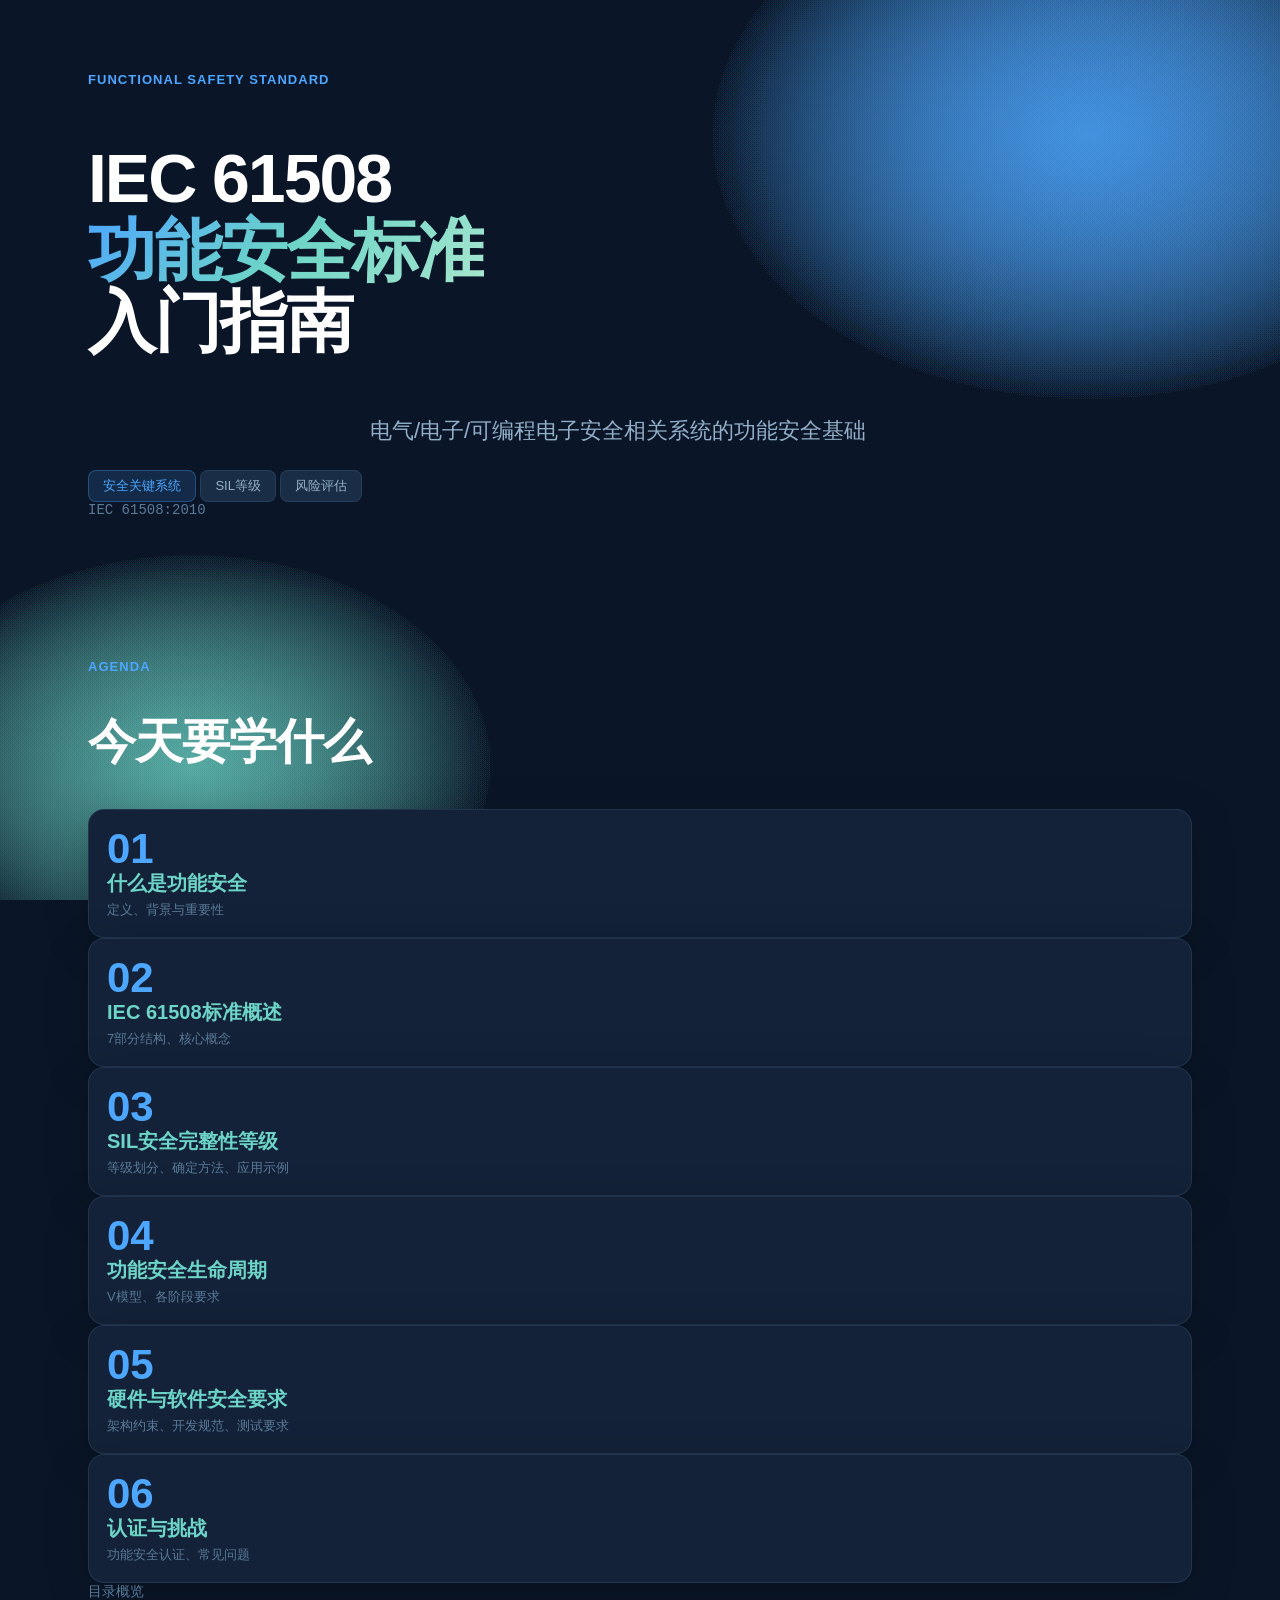
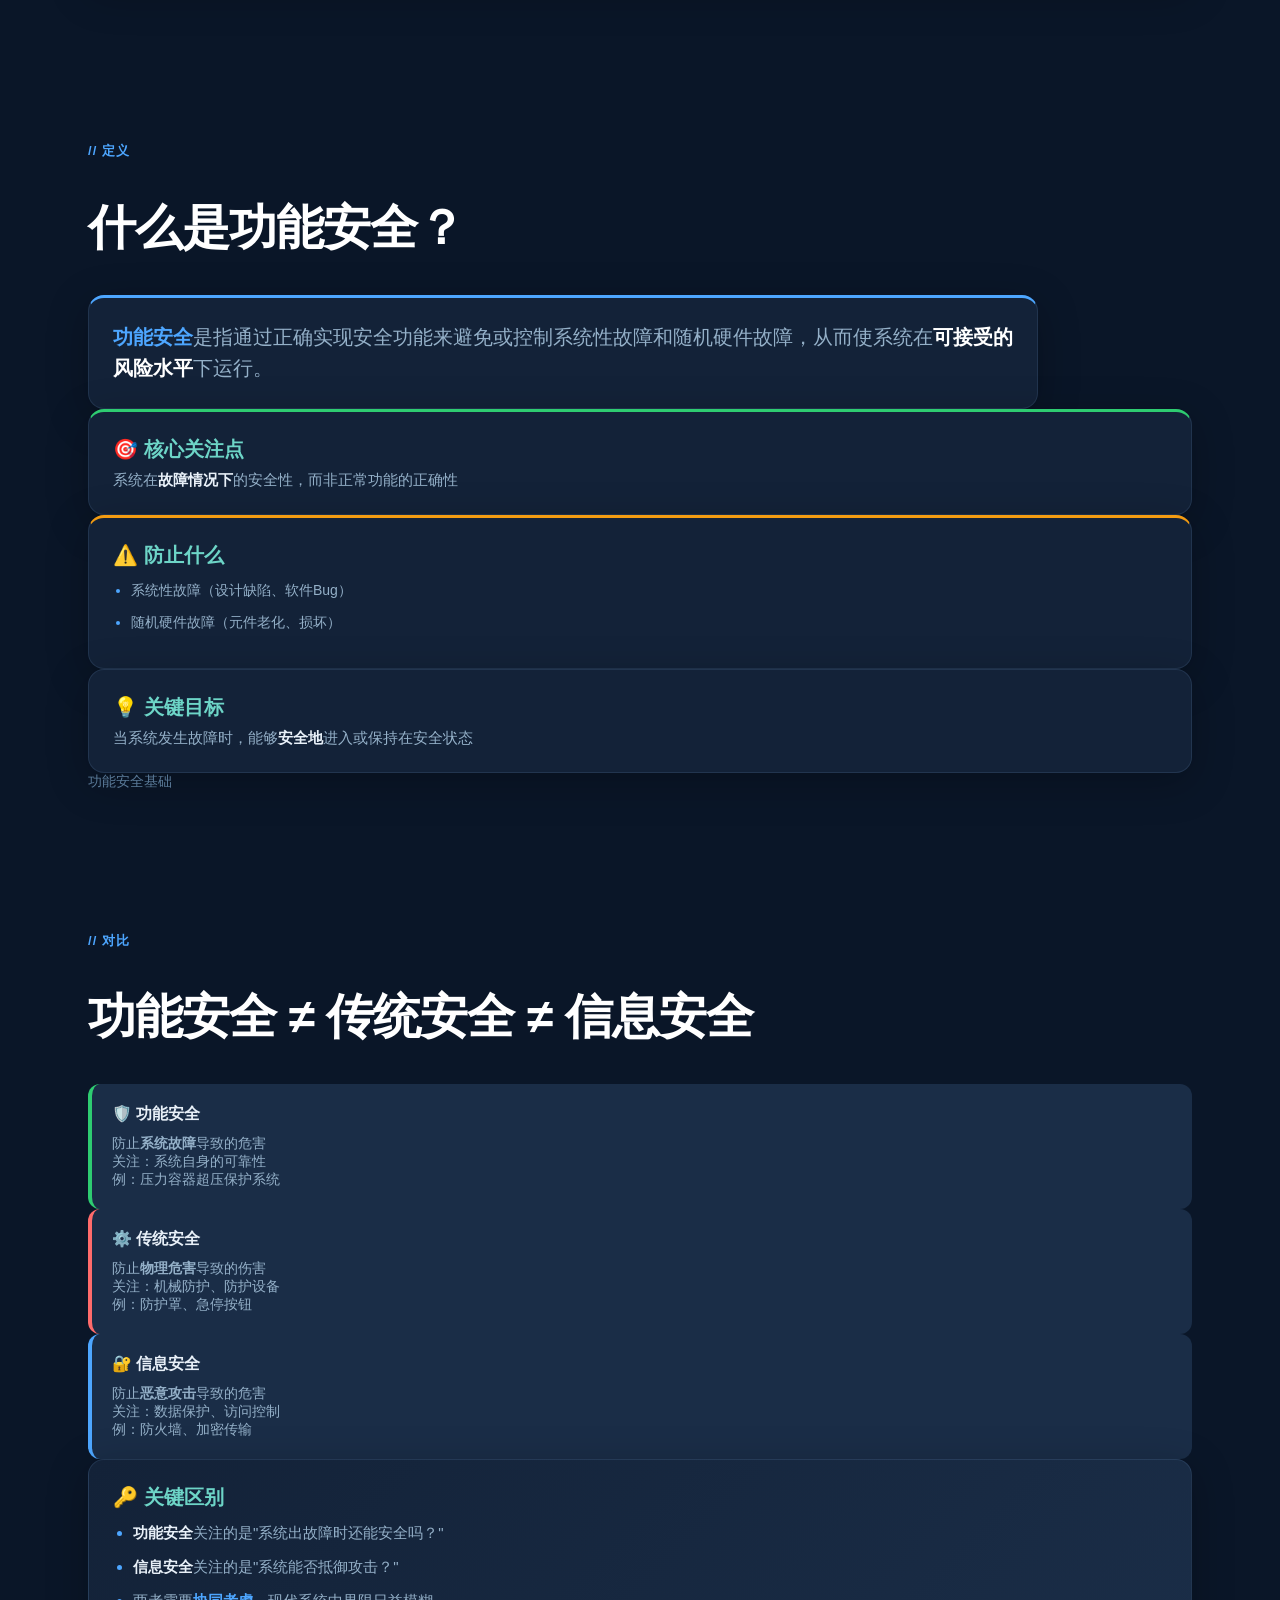
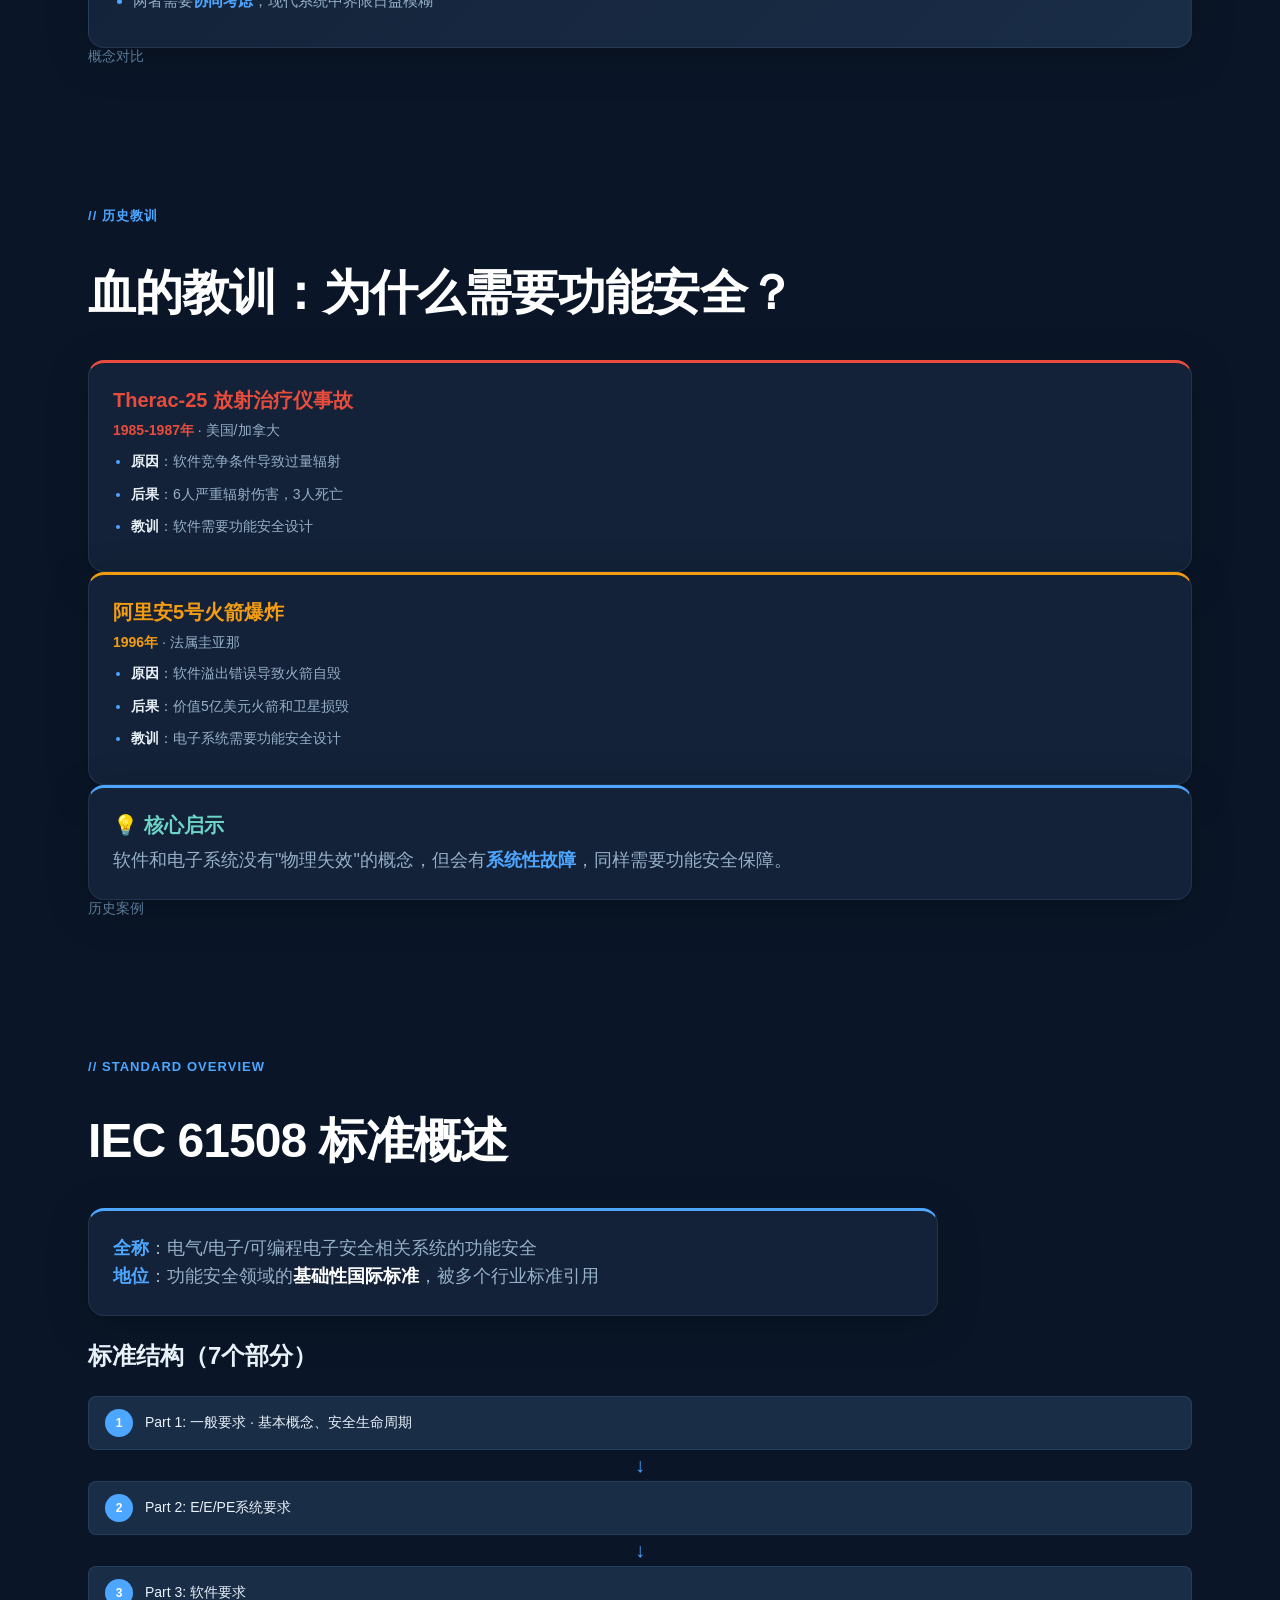
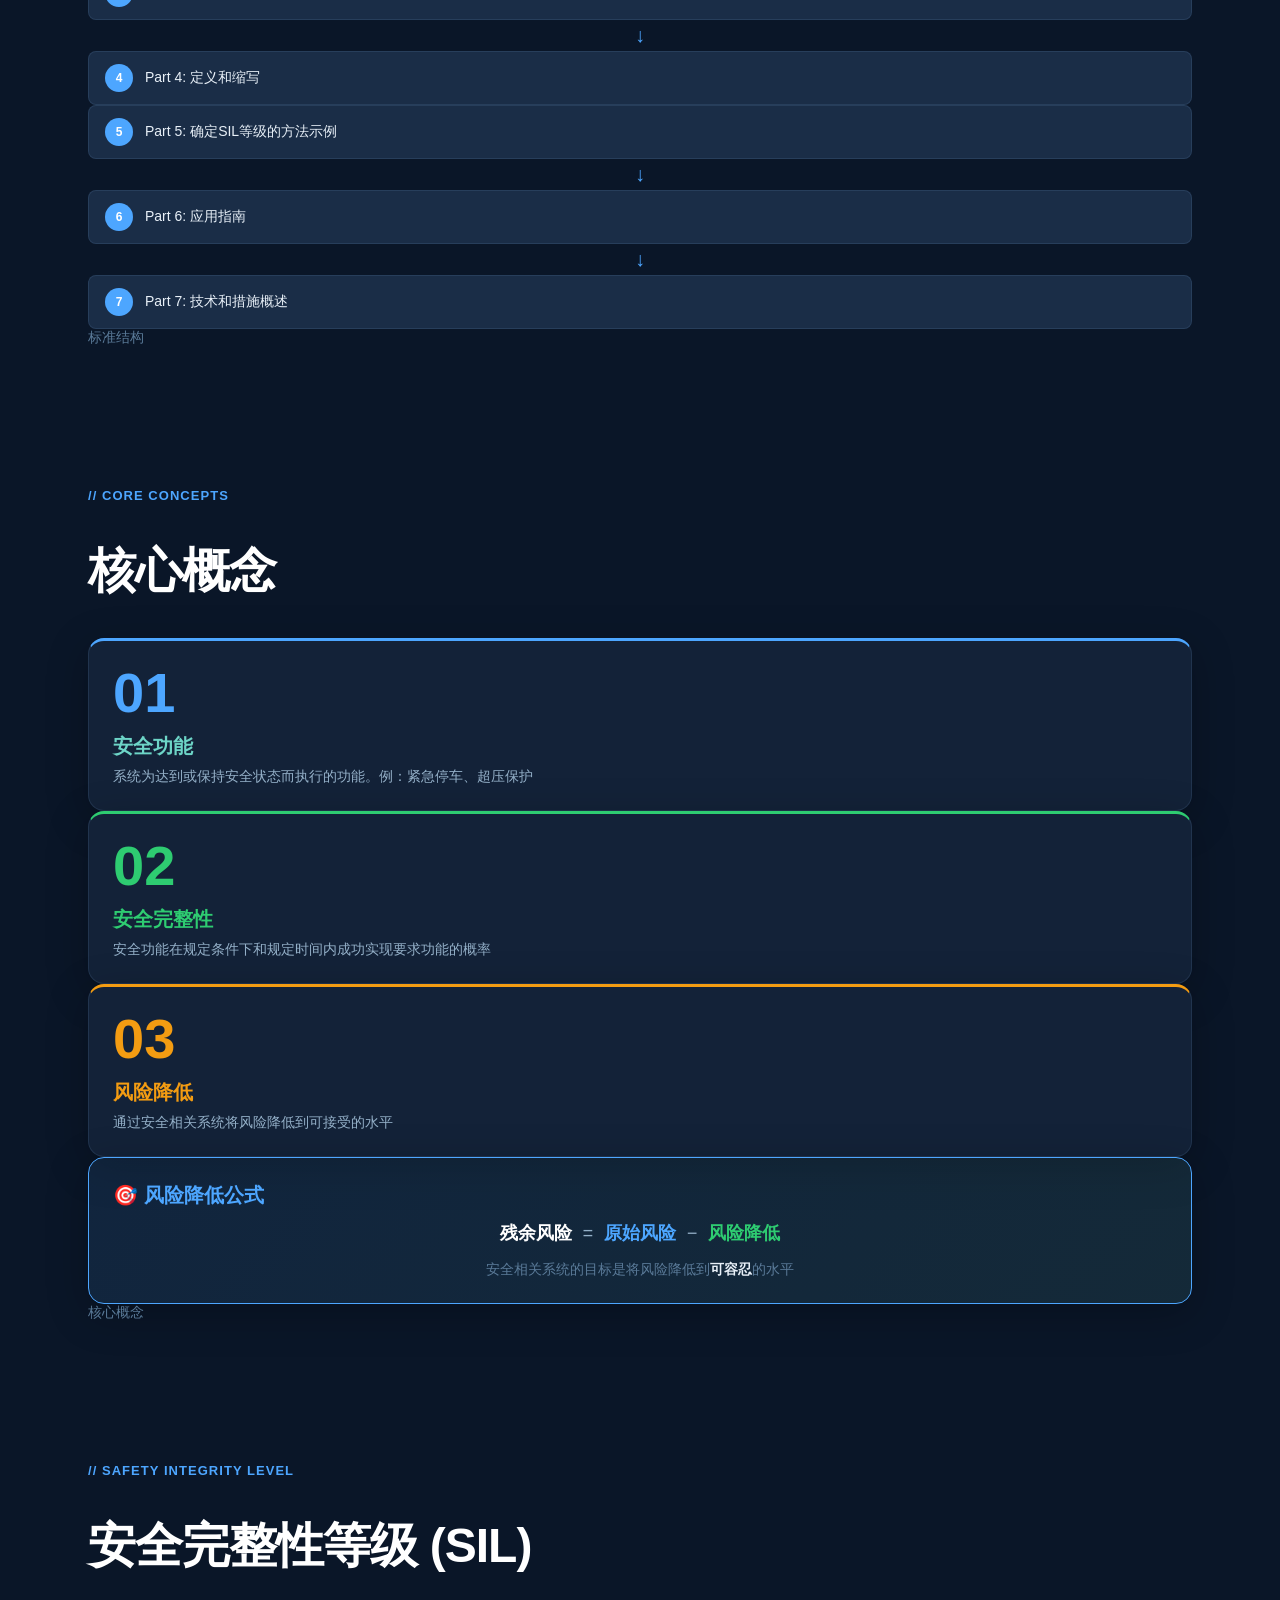
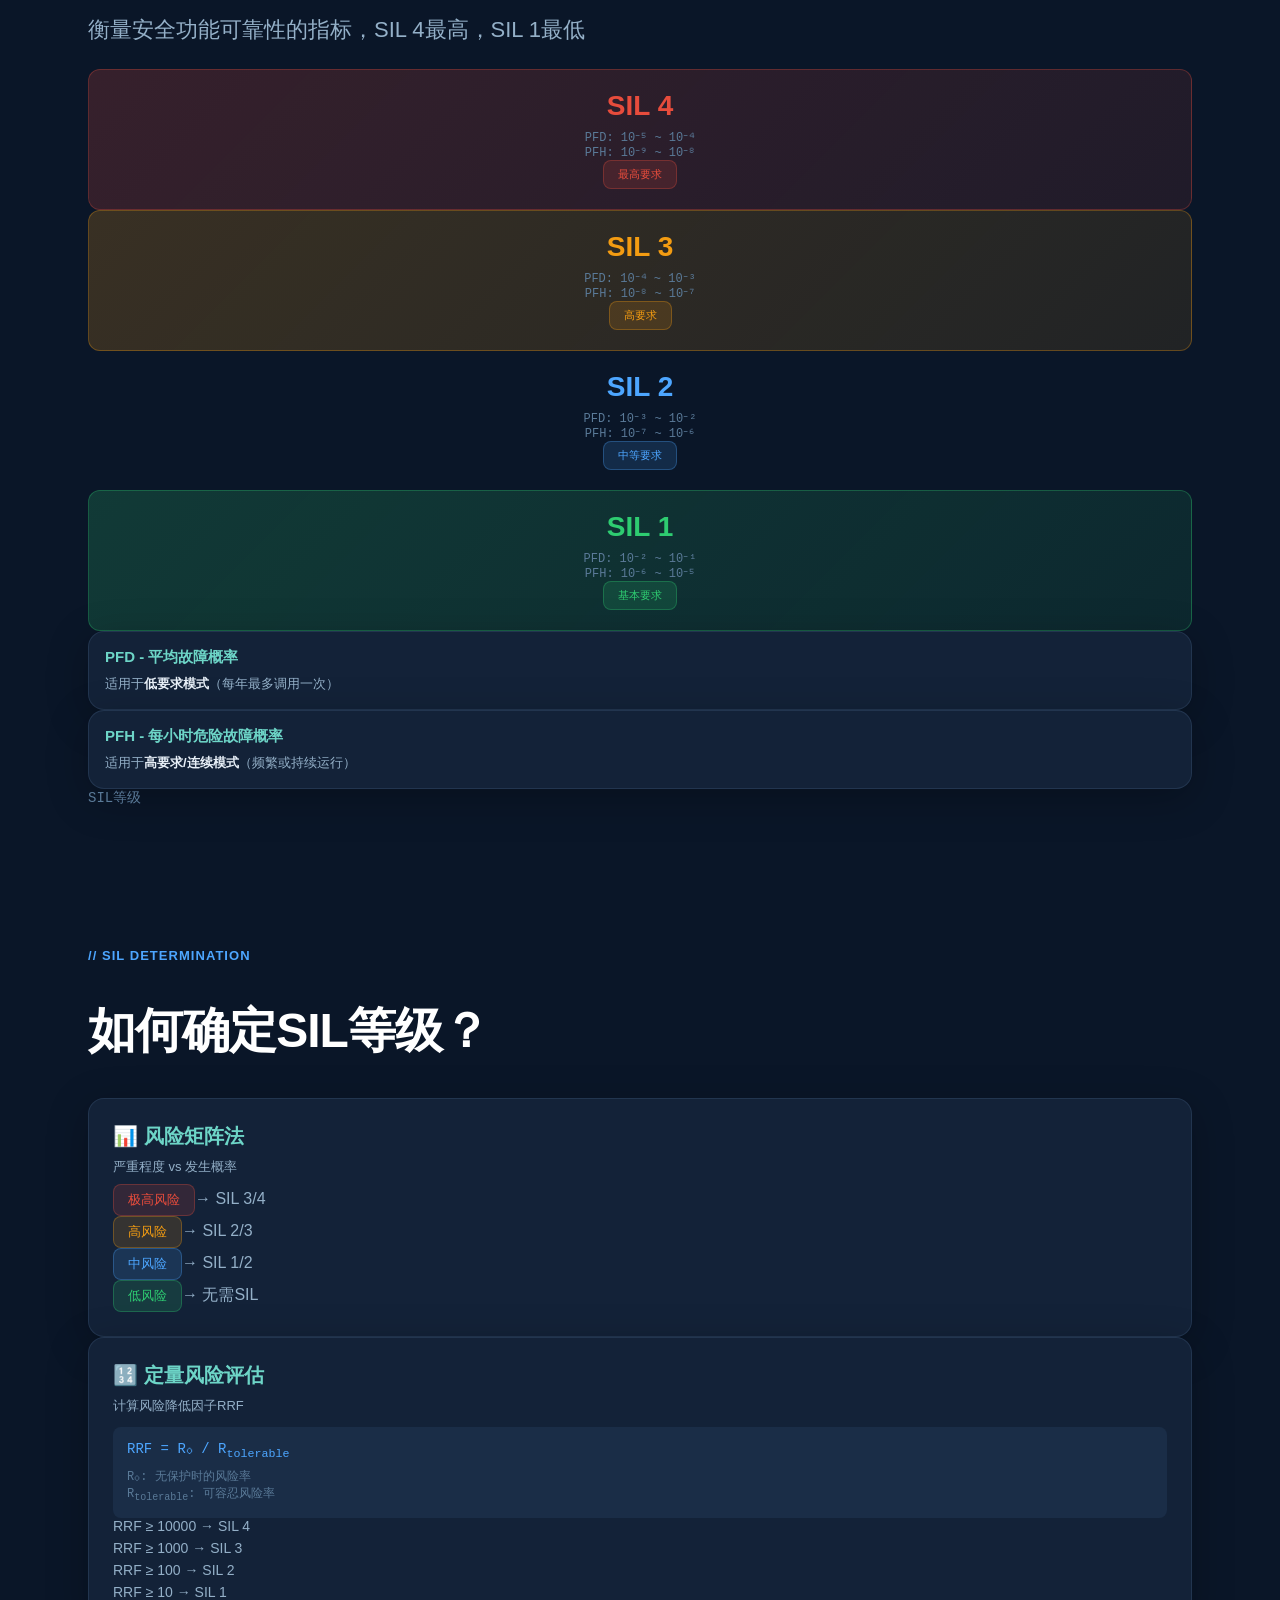
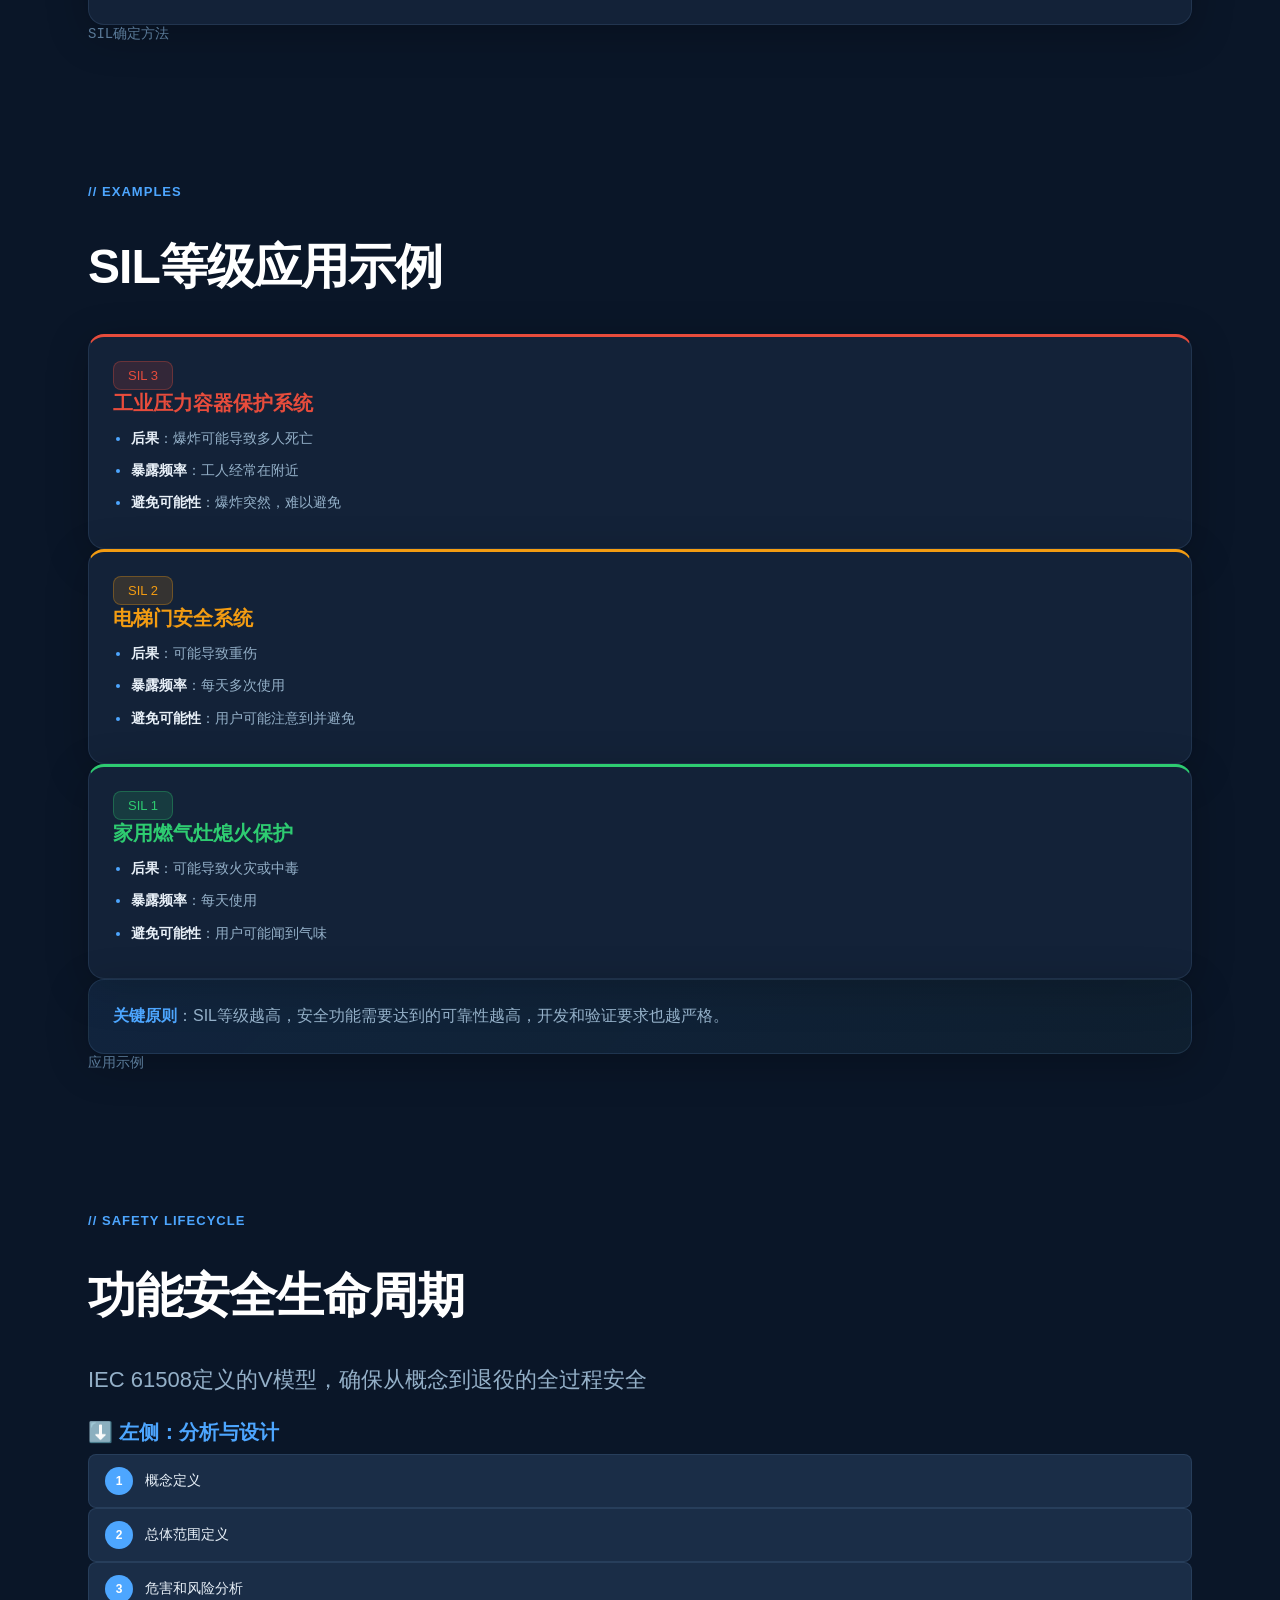
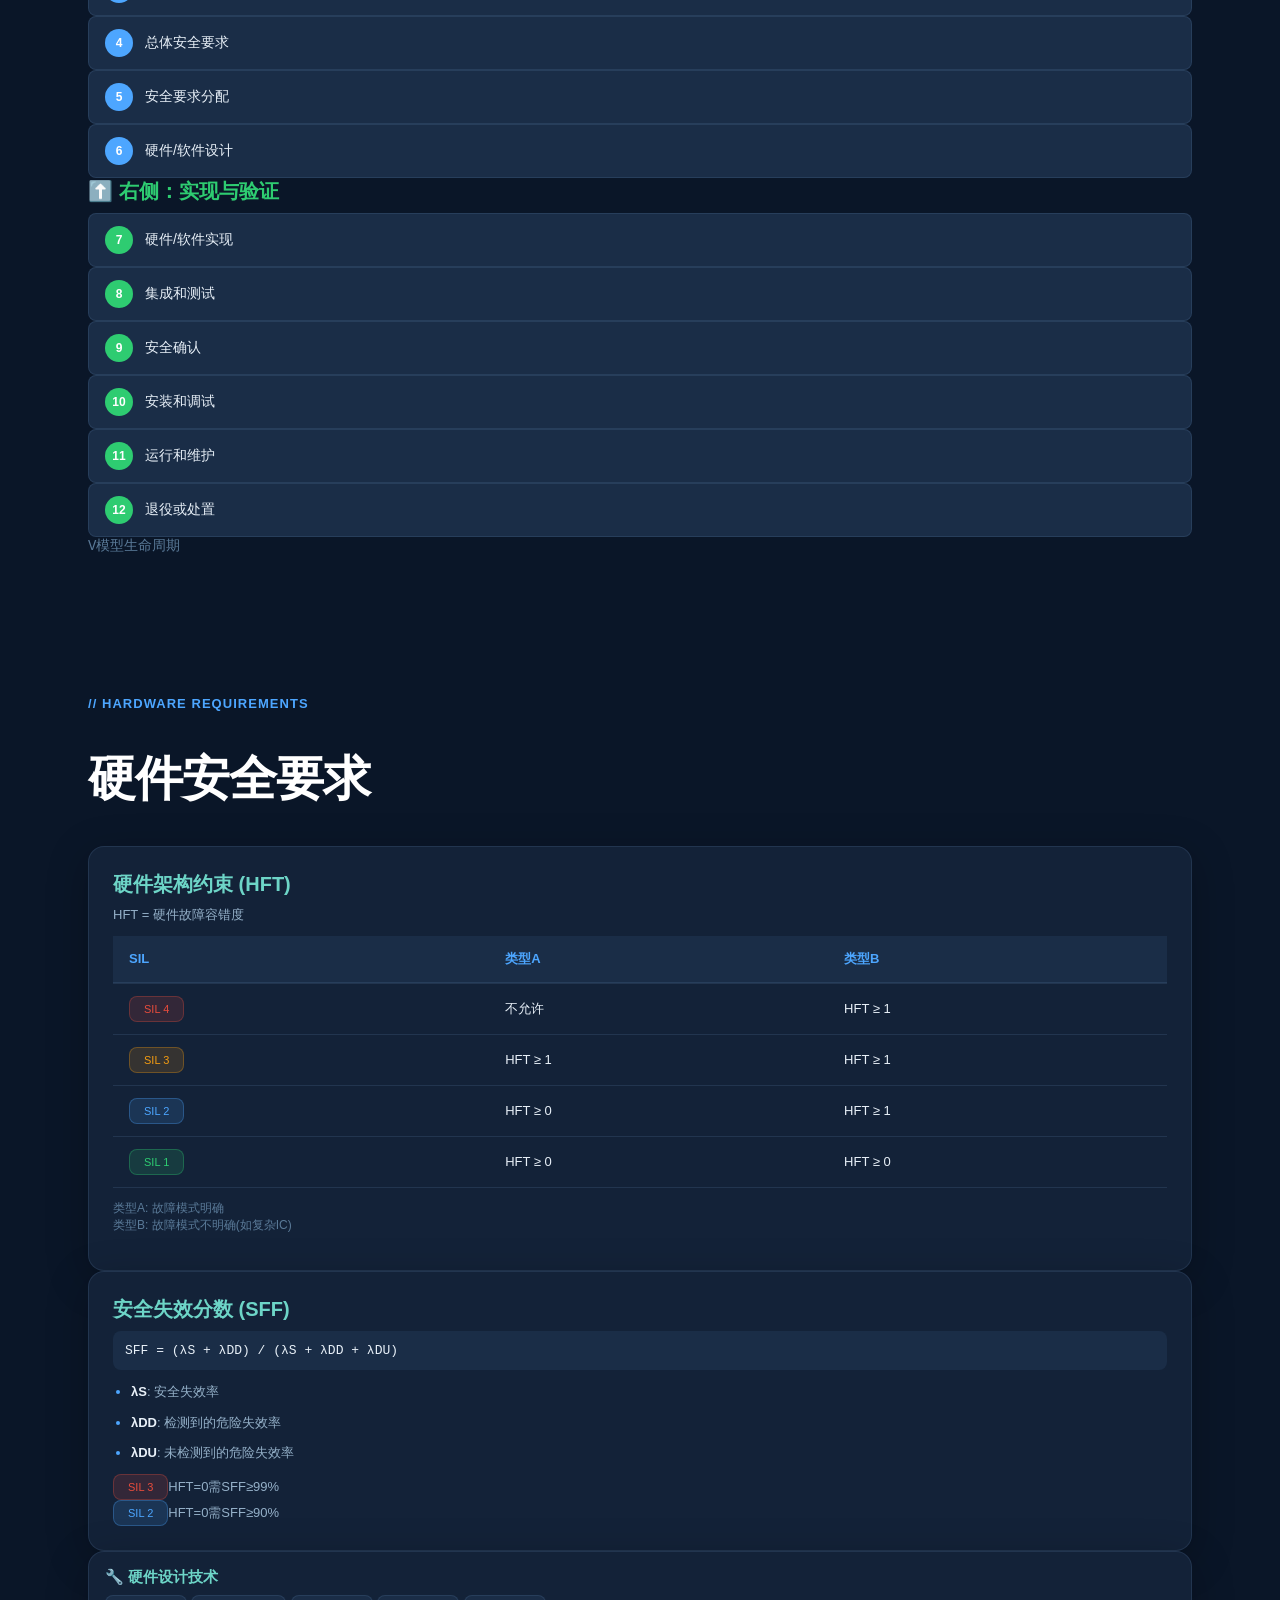
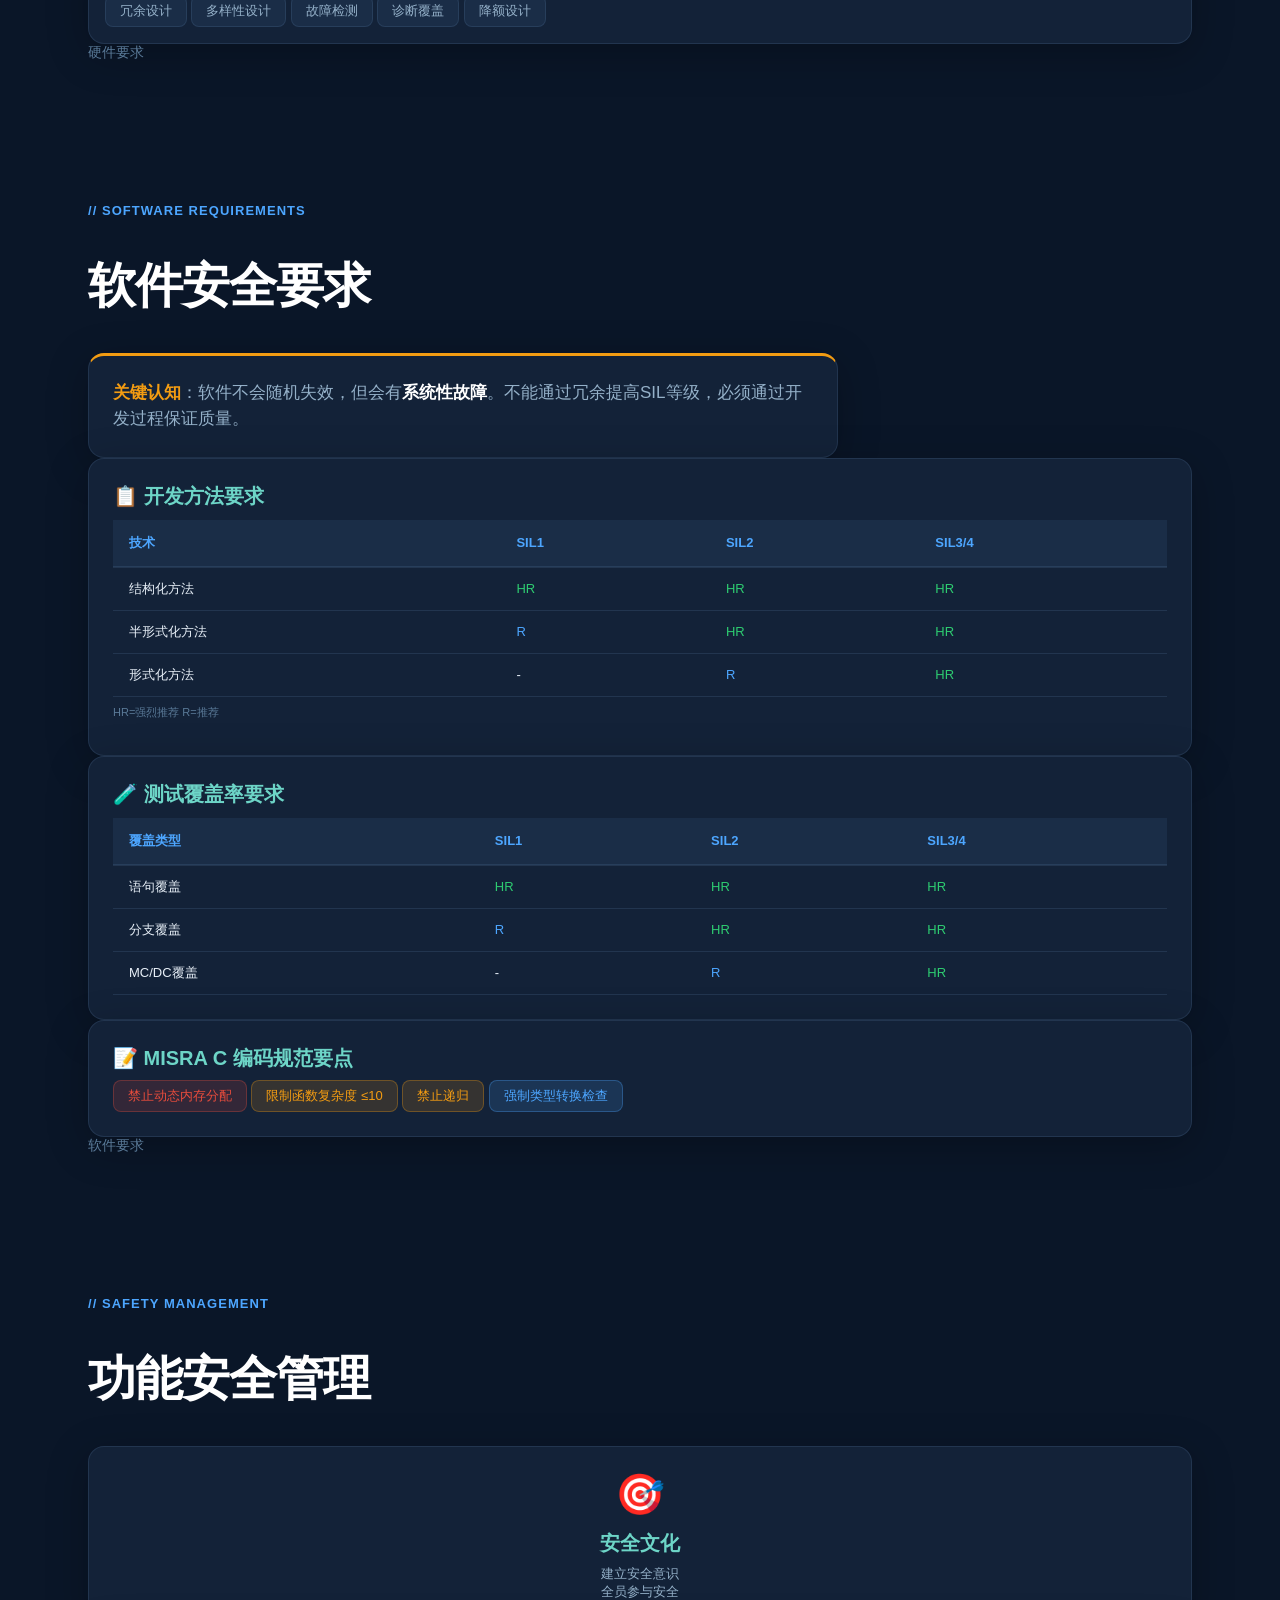
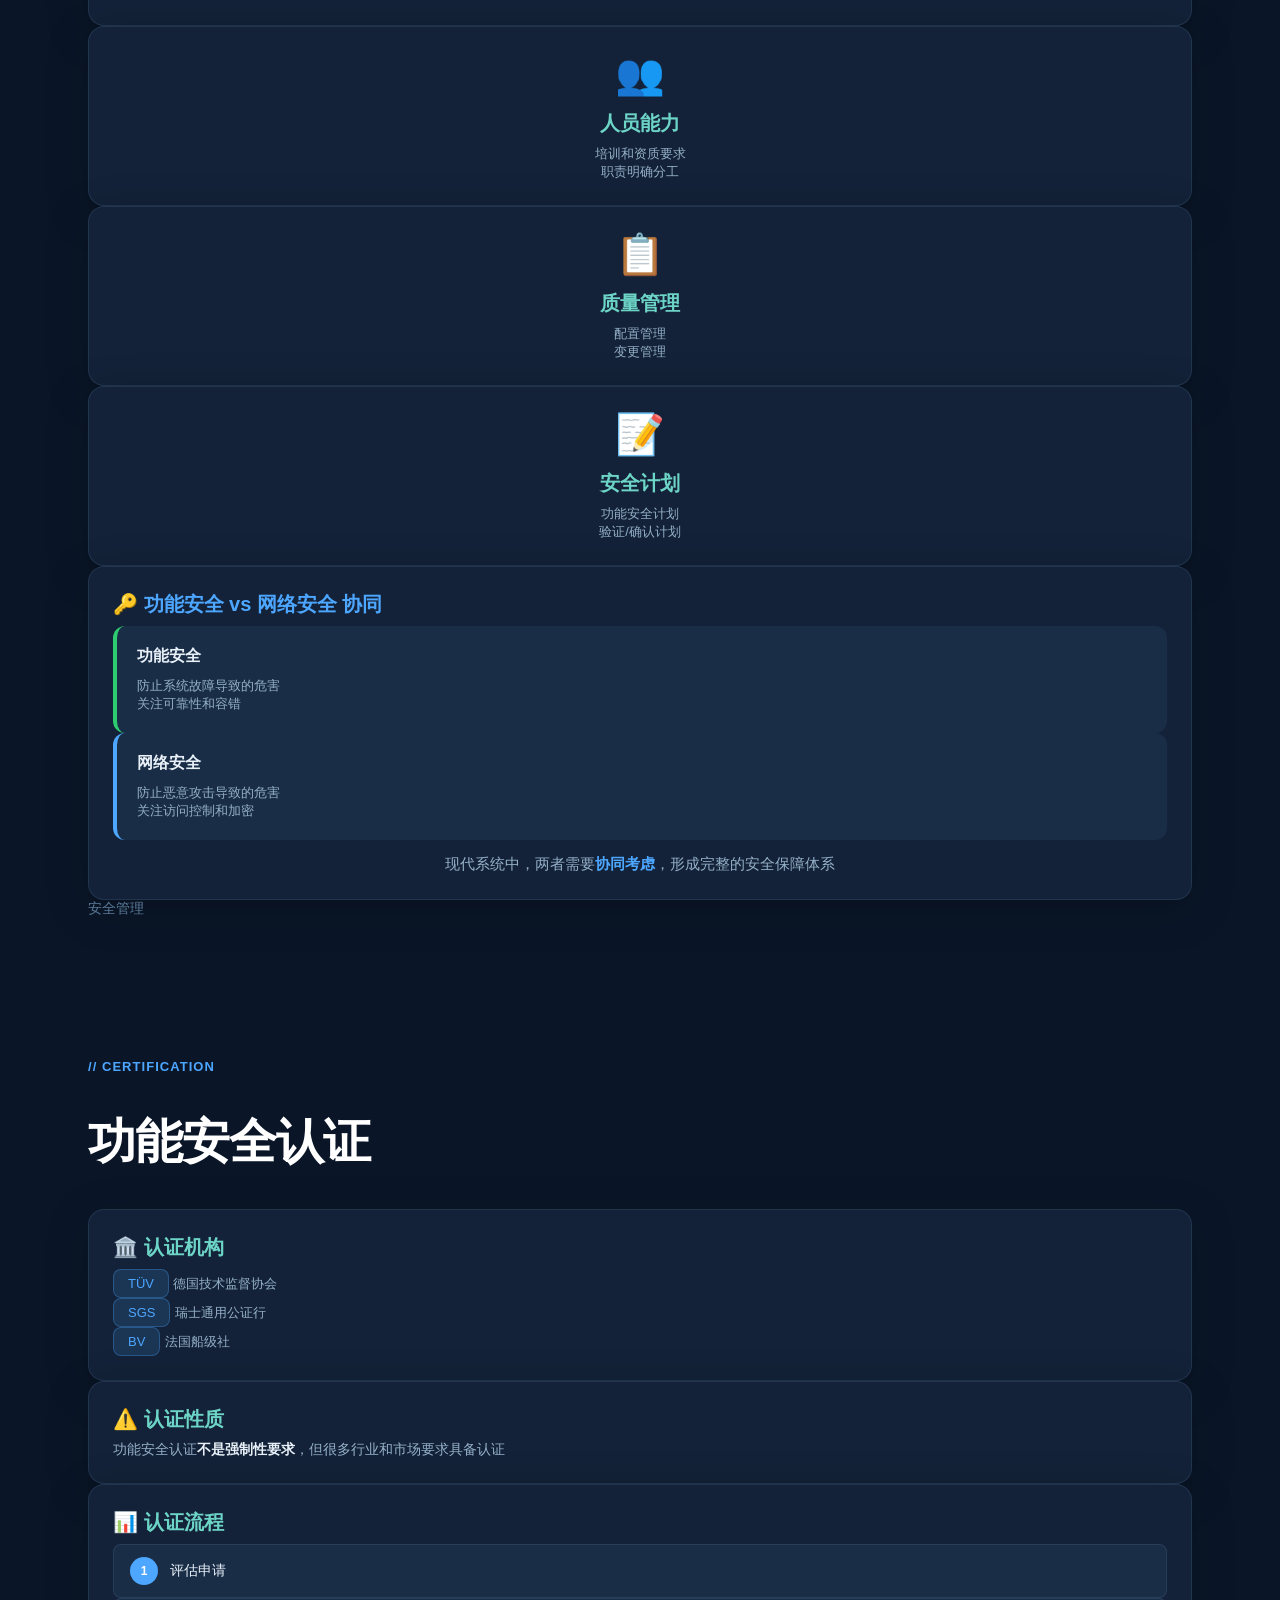
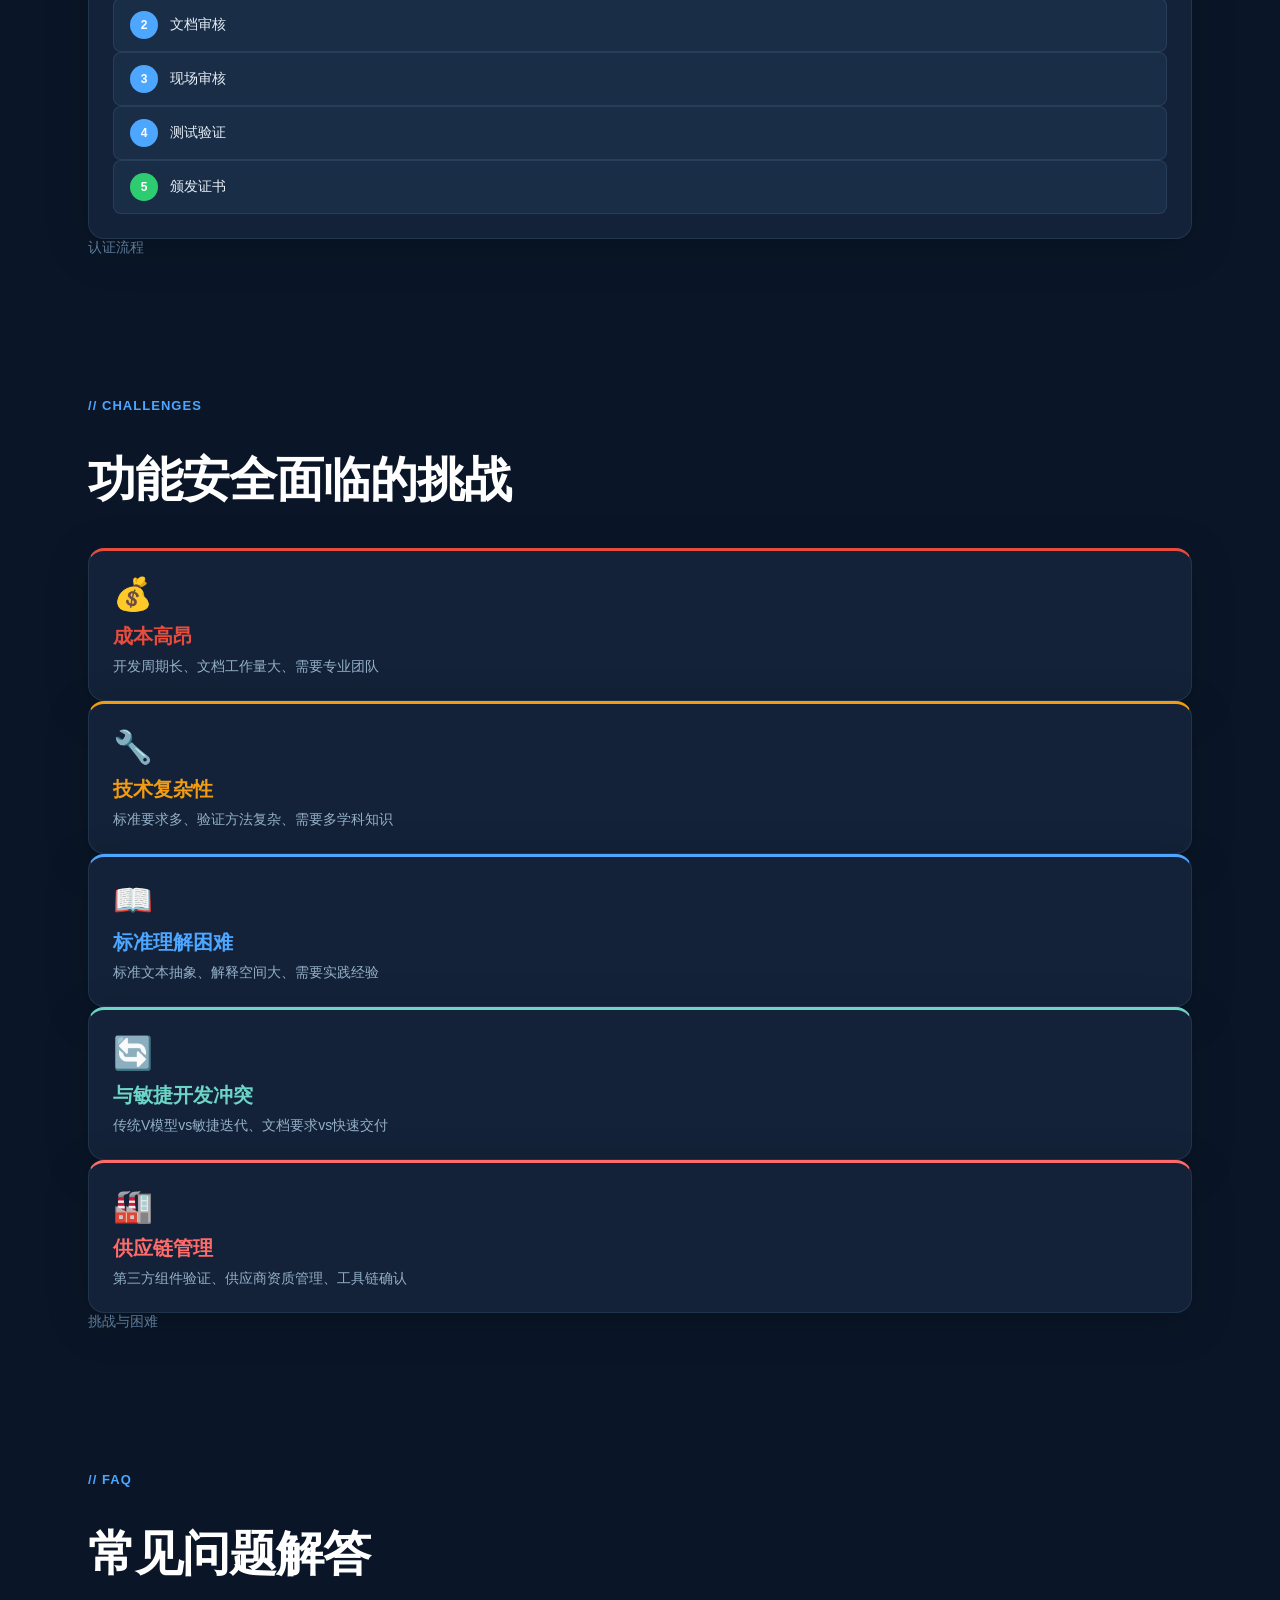
<file: iec61508-presentation/index.html>
<!DOCTYPE html>
<html lang="zh-CN">
<head>
<meta charset="utf-8"><meta name="viewport" content="width=device-width,initial-scale=1">
<title>IEC 61508 功能安全标准入门指南</title>
<link rel="stylesheet" href="C:/Users/stone/.claude/skills/html-ppt-skill-main/assets/fonts.css">
<link rel="stylesheet" href="C:/Users/stone/.claude/skills/html-ppt-skill-main/assets/base.css">
<link rel="stylesheet" href="C:/Users/stone/.claude/skills/html-ppt-skill-main/assets/animations/animations.css">
<link rel="stylesheet" href="style.css">
</head>
<body class="tpl-iec61508">
<div class="deck">

<!-- Slide 1: Cover -->
<section class="slide center tc" data-title="封面">
  <div>
    <div class="kicker mb-s">Functional Safety Standard</div>
    <h1 class="h1 anim-fade-up" data-anim="fade-up">IEC 61508<br><span class="gradient-text">功能安全标准</span><br>入门指南</h1>
    <p class="lede mt-m" style="max-width:540px;margin-left:auto;margin-right:auto">电气/电子/可编程电子安全相关系统的功能安全基础</p>
    <div class="row mt-l" style="justify-content:center;gap:12px">
      <span class="tag tag-accent">安全关键系统</span>
      <span class="tag">SIL等级</span>
      <span class="tag">风险评估</span>
    </div>
  </div>
  <div class="deck-footer"><span class="mono">IEC 61508:2010</span><span class="slide-number" data-current="1" data-total="18"></span></div>
</section>

<!-- Slide 2: Agenda -->
<section class="slide" data-title="目录">
  <p class="kicker">Agenda</p>
  <h2 class="h2">今天要学什么</h2>
  <div class="grid g2 mt-l" style="gap:16px">
    <div class="card" style="padding:18px">
      <div class="row" style="gap:16px">
        <span class="num-big" style="font-size:42px">01</span>
        <div><h4 style="margin:0 0 4px">什么是功能安全</h4><p class="dim2" style="font-size:13px;margin:0">定义、背景与重要性</p></div>
      </div>
    </div>
    <div class="card" style="padding:18px">
      <div class="row" style="gap:16px">
        <span class="num-big" style="font-size:42px">02</span>
        <div><h4 style="margin:0 0 4px">IEC 61508标准概述</h4><p class="dim2" style="font-size:13px;margin:0">7部分结构、核心概念</p></div>
      </div>
    </div>
    <div class="card" style="padding:18px">
      <div class="row" style="gap:16px">
        <span class="num-big" style="font-size:42px">03</span>
        <div><h4 style="margin:0 0 4px">SIL安全完整性等级</h4><p class="dim2" style="font-size:13px;margin:0">等级划分、确定方法、应用示例</p></div>
      </div>
    </div>
    <div class="card" style="padding:18px">
      <div class="row" style="gap:16px">
        <span class="num-big" style="font-size:42px">04</span>
        <div><h4 style="margin:0 0 4px">功能安全生命周期</h4><p class="dim2" style="font-size:13px;margin:0">V模型、各阶段要求</p></div>
      </div>
    </div>
    <div class="card" style="padding:18px">
      <div class="row" style="gap:16px">
        <span class="num-big" style="font-size:42px">05</span>
        <div><h4 style="margin:0 0 4px">硬件与软件安全要求</h4><p class="dim2" style="font-size:13px;margin:0">架构约束、开发规范、测试要求</p></div>
      </div>
    </div>
    <div class="card" style="padding:18px">
      <div class="row" style="gap:16px">
        <span class="num-big" style="font-size:42px">06</span>
        <div><h4 style="margin:0 0 4px">认证与挑战</h4><p class="dim2" style="font-size:13px;margin:0">功能安全认证、常见问题</p></div>
      </div>
    </div>
  </div>
  <div class="deck-footer"><span class="mono">目录概览</span><span class="slide-number" data-current="2" data-total="18"></span></div>
</section>

<!-- Slide 3: 什么是功能安全 -->
<section class="slide" data-title="什么是功能安全">
  <p class="kicker">// 定义</p>
  <h2 class="h2">什么是功能安全？</h2>
  <div class="card card-accent mt-m" style="max-width:900px">
    <p class="lede" style="margin:0;font-size:20px"><strong style="color:var(--accent)">功能安全</strong>是指通过正确实现安全功能来避免或控制系统性故障和随机硬件故障，从而使系统在<strong style="color:#fff">可接受的风险水平</strong>下运行。</p>
  </div>
  <div class="grid g3 mt-l" style="align-items:start">
    <div class="card card-good">
      <h4>🎯 核心关注点</h4>
      <p class="dim" style="font-size:15px;margin:8px 0 0">系统在<strong style="color:var(--text-1)">故障情况下</strong>的安全性，而非正常功能的正确性</p>
    </div>
    <div class="card card-warn">
      <h4>⚠️ 防止什么</h4>
      <ul style="margin:8px 0 0;padding-left:18px;font-size:14px">
        <li>系统性故障（设计缺陷、软件Bug）</li>
        <li>随机硬件故障（元件老化、损坏）</li>
      </ul>
    </div>
    <div class="card">
      <h4>💡 关键目标</h4>
      <p class="dim" style="font-size:15px;margin:8px 0 0">当系统发生故障时，能够<strong style="color:var(--text-1)">安全地</strong>进入或保持在安全状态</p>
    </div>
  </div>
  <div class="deck-footer"><span class="mono">功能安全基础</span><span class="slide-number" data-current="3" data-total="18"></span></div>
</section>

<!-- Slide 4: 功能安全 vs 其他安全 -->
<section class="slide" data-title="功能安全对比">
  <p class="kicker">// 对比</p>
  <h2 class="h2">功能安全 ≠ 传统安全 ≠ 信息安全</h2>
  <div class="grid g3 mt-l" style="align-items:start">
    <div class="compare-box vs-safety">
      <h5>🛡️ 功能安全</h5>
      <p>防止<strong>系统故障</strong>导致的危害<br>关注：系统自身的可靠性<br>例：压力容器超压保护系统</p>
    </div>
    <div class="compare-box" style="border-left-color:var(--accent-3)">
      <h5>⚙️ 传统安全</h5>
      <p>防止<strong>物理危害</strong>导致的伤害<br>关注：机械防护、防护设备<br>例：防护罩、急停按钮</p>
    </div>
    <div class="compare-box vs-security">
      <h5>🔐 信息安全</h5>
      <p>防止<strong>恶意攻击</strong>导致的危害<br>关注：数据保护、访问控制<br>例：防火墙、加密传输</p>
    </div>
  </div>
  <div class="card mt-l" style="background:linear-gradient(135deg,var(--surface),var(--surface-2))">
    <h4 style="color:var(--accent-2)">🔑 关键区别</h4>
    <ul style="margin:8px 0 0;padding-left:20px;font-size:15px">
      <li><strong style="color:var(--text-1)">功能安全</strong>关注的是"系统出故障时还能安全吗？"</li>
      <li><strong style="color:var(--text-1)">信息安全</strong>关注的是"系统能否抵御攻击？"</li>
      <li>两者需要<strong style="color:var(--accent)">协同考虑</strong>，现代系统中界限日益模糊</li>
    </ul>
  </div>
  <div class="deck-footer"><span class="mono">概念对比</span><span class="slide-number" data-current="4" data-total="18"></span></div>
</section>

<!-- Slide 5: 为什么需要功能安全 -->
<section class="slide" data-title="为什么需要功能安全">
  <p class="kicker">// 历史教训</p>
  <h2 class="h2">血的教训：为什么需要功能安全？</h2>
  <div class="grid g2 mt-l" style="align-items:start">
    <div class="card card-bad">
      <h4 style="color:var(--bad)">Therac-25 放射治疗仪事故</h4>
      <p class="dim" style="font-size:14px;margin:8px 0"><strong style="color:var(--bad)">1985-1987年</strong> · 美国/加拿大</p>
      <ul style="margin:8px 0 0;padding-left:18px;font-size:14px">
        <li><strong style="color:var(--text-1)">原因</strong>：软件竞争条件导致过量辐射</li>
        <li><strong style="color:var(--text-1)">后果</strong>：6人严重辐射伤害，3人死亡</li>
        <li><strong style="color:var(--text-1)">教训</strong>：软件需要功能安全设计</li>
      </ul>
    </div>
    <div class="card card-warn">
      <h4 style="color:var(--warn)">阿里安5号火箭爆炸</h4>
      <p class="dim" style="font-size:14px;margin:8px 0"><strong style="color:var(--warn)">1996年</strong> · 法属圭亚那</p>
      <ul style="margin:8px 0 0;padding-left:18px;font-size:14px">
        <li><strong style="color:var(--text-1)">原因</strong>：软件溢出错误导致火箭自毁</li>
        <li><strong style="color:var(--text-1)">后果</strong>：价值5亿美元火箭和卫星损毁</li>
        <li><strong style="color:var(--text-1)">教训</strong>：电子系统需要功能安全设计</li>
      </ul>
    </div>
  </div>
  <div class="card mt-m card-accent">
    <h4>💡 核心启示</h4>
    <p class="lede" style="margin:8px 0 0;font-size:18px">软件和电子系统没有"物理失效"的概念，但会有<strong style="color:var(--accent)">系统性故障</strong>，同样需要功能安全保障。</p>
  </div>
  <div class="deck-footer"><span class="mono">历史案例</span><span class="slide-number" data-current="5" data-total="18"></span></div>
</section>

<!-- Slide 6: IEC 61508标准概述 -->
<section class="slide" data-title="IEC 61508标准概述">
  <p class="kicker">// Standard Overview</p>
  <h2 class="h2">IEC 61508 标准概述</h2>
  <div class="card card-accent mt-m" style="max-width:800px">
    <p class="lede" style="margin:0;font-size:18px"><strong style="color:var(--accent)">全称</strong>：电气/电子/可编程电子安全相关系统的功能安全<br>
    <strong style="color:var(--accent)">地位</strong>：功能安全领域的<strong style="color:#fff">基础性国际标准</strong>，被多个行业标准引用</p>
  </div>
  <h3 class="h3 mt-l" style="font-size:24px">标准结构（7个部分）</h3>
  <div class="grid g2 mt-m" style="gap:16px">
    <div>
      <div class="flow-step"><span class="n">1</span><span class="t">Part 1: 一般要求 · 基本概念、安全生命周期</span></div>
      <div class="flow-arrow">↓</div>
      <div class="flow-step"><span class="n">2</span><span class="t">Part 2: E/E/PE系统要求</span></div>
      <div class="flow-arrow">↓</div>
      <div class="flow-step"><span class="n">3</span><span class="t">Part 3: 软件要求</span></div>
      <div class="flow-arrow">↓</div>
      <div class="flow-step"><span class="n">4</span><span class="t">Part 4: 定义和缩写</span></div>
    </div>
    <div>
      <div class="flow-step"><span class="n">5</span><span class="t">Part 5: 确定SIL等级的方法示例</span></div>
      <div class="flow-arrow">↓</div>
      <div class="flow-step"><span class="n">6</span><span class="t">Part 6: 应用指南</span></div>
      <div class="flow-arrow">↓</div>
      <div class="flow-step"><span class="n">7</span><span class="t">Part 7: 技术和措施概述</span></div>
    </div>
  </div>
  <div class="deck-footer"><span class="mono">标准结构</span><span class="slide-number" data-current="6" data-total="18"></span></div>
</section>

<!-- Slide 7: 核心概念 -->
<section class="slide" data-title="核心概念">
  <p class="kicker">// Core Concepts</p>
  <h2 class="h2">核心概念</h2>
  <div class="grid g3 mt-l" style="align-items:start">
    <div class="card card-accent">
      <div class="num-big">01</div>
      <h4 style="margin-top:12px">安全功能</h4>
      <p class="dim" style="font-size:14px;margin:8px 0 0">系统为达到或保持安全状态而执行的功能。例：紧急停车、超压保护</p>
    </div>
    <div class="card card-good">
      <div class="num-big" style="color:var(--good)">02</div>
      <h4 style="margin-top:12px;color:var(--good)">安全完整性</h4>
      <p class="dim" style="font-size:14px;margin:8px 0 0">安全功能在规定条件下和规定时间内成功实现要求功能的概率</p>
    </div>
    <div class="card card-warn">
      <div class="num-big" style="color:var(--warn)">03</div>
      <h4 style="margin-top:12px;color:var(--warn)">风险降低</h4>
      <p class="dim" style="font-size:14px;margin:8px 0 0">通过安全相关系统将风险降低到可接受的水平</p>
    </div>
  </div>
  <div class="card mt-l" style="background:linear-gradient(135deg,rgba(77,166,255,.1),rgba(109,213,199,.1));border:1px solid var(--accent)">
    <h4 style="color:var(--accent)">🎯 风险降低公式</h4>
    <p class="lede mono" style="margin:12px 0 0;font-size:18px;text-align:center">
      <strong style="color:#fff">残余风险</strong> = <strong style="color:var(--accent)">原始风险</strong> − <strong style="color:var(--good)">风险降低</strong>
    </p>
    <p class="dim2" style="margin:12px 0 0;font-size:14px;text-align:center">安全相关系统的目标是将风险降低到<strong style="color:var(--text-1)">可容忍</strong>的水平</p>
  </div>
  <div class="deck-footer"><span class="mono">核心概念</span><span class="slide-number" data-current="7" data-total="18"></span></div>
</section>

<!-- Slide 8: SIL等级定义 -->
<section class="slide" data-title="SIL等级定义">
  <p class="kicker">// Safety Integrity Level</p>
  <h2 class="h2">安全完整性等级 (SIL)</h2>
  <p class="lede dim">衡量安全功能可靠性的指标，SIL 4最高，SIL 1最低</p>
  <div class="grid g4 mt-m" style="gap:16px">
    <div class="sil-card sil-4">
      <h4 style="color:var(--bad)">SIL 4</h4>
      <p class="mono" style="font-size:12px">PFD: 10⁻⁵ ~ 10⁻⁴</p>
      <p class="mono" style="font-size:12px">PFH: 10⁻⁹ ~ 10⁻⁸</p>
      <span class="tag tag-bad mt-s" style="font-size:11px">最高要求</span>
    </div>
    <div class="sil-card sil-3">
      <h4 style="color:var(--warn)">SIL 3</h4>
      <p class="mono" style="font-size:12px">PFD: 10⁻⁴ ~ 10⁻³</p>
      <p class="mono" style="font-size:12px">PFH: 10⁻⁸ ~ 10⁻⁷</p>
      <span class="tag tag-warn mt-s" style="font-size:11px">高要求</span>
    </div>
    <div class="sil-card sil-2">
      <h4 style="color:var(--accent)">SIL 2</h4>
      <p class="mono" style="font-size:12px">PFD: 10⁻³ ~ 10⁻²</p>
      <p class="mono" style="font-size:12px">PFH: 10⁻⁷ ~ 10⁻⁶</p>
      <span class="tag tag-accent mt-s" style="font-size:11px">中等要求</span>
    </div>
    <div class="sil-card sil-1">
      <h4 style="color:var(--good)">SIL 1</h4>
      <p class="mono" style="font-size:12px">PFD: 10⁻² ~ 10⁻¹</p>
      <p class="mono" style="font-size:12px">PFH: 10⁻⁶ ~ 10⁻⁵</p>
      <span class="tag tag-good mt-s" style="font-size:11px">基本要求</span>
    </div>
  </div>
  <div class="grid g2 mt-m" style="gap:16px">
    <div class="card" style="padding:16px">
      <h4 style="font-size:15px">PFD - 平均故障概率</h4>
      <p class="dim" style="font-size:13px;margin:6px 0 0">适用于<strong style="color:var(--text-1)">低要求模式</strong>（每年最多调用一次）</p>
    </div>
    <div class="card" style="padding:16px">
      <h4 style="font-size:15px">PFH - 每小时危险故障概率</h4>
      <p class="dim" style="font-size:13px;margin:6px 0 0">适用于<strong style="color:var(--text-1)">高要求/连续模式</strong>（频繁或持续运行）</p>
    </div>
  </div>
  <div class="deck-footer"><span class="mono">SIL等级</span><span class="slide-number" data-current="8" data-total="18"></span></div>
</section>

<!-- Slide 9: SIL等级确定 -->
<section class="slide" data-title="SIL等级确定">
  <p class="kicker">// SIL Determination</p>
  <h2 class="h2">如何确定SIL等级？</h2>
  <div class="grid g2 mt-m" style="align-items:start">
    <div class="card">
      <h4>📊 风险矩阵法</h4>
      <p class="dim" style="font-size:13px;margin:8px 0">严重程度 vs 发生概率</p>
      <div class="stack mt-m" style="gap:10px">
        <div class="row" style="gap:8px"><span class="tag tag-bad">极高风险</span><span class="dim">→ SIL 3/4</span></div>
        <div class="row" style="gap:8px"><span class="tag tag-warn">高风险</span><span class="dim">→ SIL 2/3</span></div>
        <div class="row" style="gap:8px"><span class="tag tag-accent">中风险</span><span class="dim">→ SIL 1/2</span></div>
        <div class="row" style="gap:8px"><span class="tag tag-good">低风险</span><span class="dim">→ 无需SIL</span></div>
      </div>
    </div>
    <div class="card">
      <h4>🔢 定量风险评估</h4>
      <p class="dim" style="font-size:13px;margin:8px 0">计算风险降低因子RRF</p>
      <div class="mono" style="font-size:14px;background:var(--surface-2);padding:14px;border-radius:8px;margin-top:12px">
        <div style="color:var(--accent)">RRF = R₀ / R<sub>tolerable</sub></div>
        <div class="dim2" style="font-size:12px;margin-top:8px">R₀: 无保护时的风险率<br>R<sub>tolerable</sub>: 可容忍风险率</div>
      </div>
      <div class="mt-m" style="font-size:14px">
        <p class="dim" style="margin:0 0 6px">RRF ≥ 10000 → SIL 4</p>
        <p class="dim" style="margin:0 0 6px">RRF ≥ 1000 → SIL 3</p>
        <p class="dim" style="margin:0 0 6px">RRF ≥ 100 → SIL 2</p>
        <p class="dim" style="margin:0">RRF ≥ 10 → SIL 1</p>
      </div>
    </div>
  </div>
  <div class="deck-footer"><span class="mono">SIL确定方法</span><span class="slide-number" data-current="9" data-total="18"></span></div>
</section>

<!-- Slide 10: SIL应用示例 -->
<section class="slide" data-title="SIL应用示例">
  <p class="kicker">// Examples</p>
  <h2 class="h2">SIL等级应用示例</h2>
  <div class="grid g3 mt-l" style="align-items:start">
    <div class="card card-bad">
      <div class="tag tag-bad mb-s">SIL 3</div>
      <h4 style="color:var(--bad)">工业压力容器保护系统</h4>
      <ul style="margin:8px 0 0;padding-left:18px;font-size:14px">
        <li><strong style="color:var(--text-1)">后果</strong>：爆炸可能导致多人死亡</li>
        <li><strong style="color:var(--text-1)">暴露频率</strong>：工人经常在附近</li>
        <li><strong style="color:var(--text-1)">避免可能性</strong>：爆炸突然，难以避免</li>
      </ul>
    </div>
    <div class="card card-warn">
      <div class="tag tag-warn mb-s">SIL 2</div>
      <h4 style="color:var(--warn)">电梯门安全系统</h4>
      <ul style="margin:8px 0 0;padding-left:18px;font-size:14px">
        <li><strong style="color:var(--text-1)">后果</strong>：可能导致重伤</li>
        <li><strong style="color:var(--text-1)">暴露频率</strong>：每天多次使用</li>
        <li><strong style="color:var(--text-1)">避免可能性</strong>：用户可能注意到并避免</li>
      </ul>
    </div>
    <div class="card card-good">
      <div class="tag tag-good mb-s">SIL 1</div>
      <h4 style="color:var(--good)">家用燃气灶熄火保护</h4>
      <ul style="margin:8px 0 0;padding-left:18px;font-size:14px">
        <li><strong style="color:var(--text-1)">后果</strong>：可能导致火灾或中毒</li>
        <li><strong style="color:var(--text-1)">暴露频率</strong>：每天使用</li>
        <li><strong style="color:var(--text-1)">避免可能性</strong>：用户可能闻到气味</li>
      </ul>
    </div>
  </div>
  <div class="card mt-m" style="background:linear-gradient(135deg,rgba(77,166,255,.1),rgba(109,213,199,.05))">
    <p class="lede" style="margin:0;font-size:16px"><strong style="color:var(--accent)">关键原则</strong>：SIL等级越高，安全功能需要达到的可靠性越高，开发和验证要求也越严格。</p>
  </div>
  <div class="deck-footer"><span class="mono">应用示例</span><span class="slide-number" data-current="10" data-total="18"></span></div>
</section>

<!-- Slide 11: 功能安全生命周期 -->
<section class="slide" data-title="功能安全生命周期">
  <p class="kicker">// Safety Lifecycle</p>
  <h2 class="h2">功能安全生命周期</h2>
  <p class="lede dim">IEC 61508定义的V模型，确保从概念到退役的全过程安全</p>
  <div class="grid g2 mt-m" style="align-items:start;gap:24px">
    <div>
      <h4 style="color:var(--accent)">⬇️ 左侧：分析与设计</h4>
      <div class="stack mt-s" style="gap:8px">
        <div class="flow-step"><span class="n">1</span><span class="t">概念定义</span></div>
        <div class="flow-step"><span class="n">2</span><span class="t">总体范围定义</span></div>
        <div class="flow-step"><span class="n">3</span><span class="t">危害和风险分析</span></div>
        <div class="flow-step"><span class="n">4</span><span class="t">总体安全要求</span></div>
        <div class="flow-step"><span class="n">5</span><span class="t">安全要求分配</span></div>
        <div class="flow-step"><span class="n">6</span><span class="t">硬件/软件设计</span></div>
      </div>
    </div>
    <div>
      <h4 style="color:var(--good)">⬆️ 右侧：实现与验证</h4>
      <div class="stack mt-s" style="gap:8px">
        <div class="flow-step"><span class="n" style="background:var(--good)">7</span><span class="t">硬件/软件实现</span></div>
        <div class="flow-step"><span class="n" style="background:var(--good)">8</span><span class="t">集成和测试</span></div>
        <div class="flow-step"><span class="n" style="background:var(--good)">9</span><span class="t">安全确认</span></div>
        <div class="flow-step"><span class="n" style="background:var(--good)">10</span><span class="t">安装和调试</span></div>
        <div class="flow-step"><span class="n" style="background:var(--good)">11</span><span class="t">运行和维护</span></div>
        <div class="flow-step"><span class="n" style="background:var(--good)">12</span><span class="t">退役或处置</span></div>
      </div>
    </div>
  </div>
  <div class="deck-footer"><span class="mono">V模型生命周期</span><span class="slide-number" data-current="11" data-total="18"></span></div>
</section>

<!-- Slide 12: 硬件安全要求 -->
<section class="slide" data-title="硬件安全要求">
  <p class="kicker">// Hardware Requirements</p>
  <h2 class="h2">硬件安全要求</h2>
  <div class="grid g2 mt-m" style="align-items:start">
    <div class="card">
      <h4>硬件架构约束 (HFT)</h4>
      <p class="dim" style="font-size:13px;margin:8px 0">HFT = 硬件故障容错度</p>
      <table style="margin-top:12px;font-size:13px">
        <tr><th>SIL</th><th>类型A</th><th>类型B</th></tr>
        <tr><td><span class="tag tag-bad" style="font-size:11px">SIL 4</span></td><td>不允许</td><td>HFT ≥ 1</td></tr>
        <tr><td><span class="tag tag-warn" style="font-size:11px">SIL 3</span></td><td>HFT ≥ 1</td><td>HFT ≥ 1</td></tr>
        <tr><td><span class="tag tag-accent" style="font-size:11px">SIL 2</span></td><td>HFT ≥ 0</td><td>HFT ≥ 1</td></tr>
        <tr><td><span class="tag tag-good" style="font-size:11px">SIL 1</span></td><td>HFT ≥ 0</td><td>HFT ≥ 0</td></tr>
      </table>
      <p class="dim2" style="font-size:12px;margin-top:12px">类型A: 故障模式明确<br>类型B: 故障模式不明确(如复杂IC)</p>
    </div>
    <div class="card">
      <h4>安全失效分数 (SFF)</h4>
      <div class="mono" style="font-size:13px;background:var(--surface-2);padding:12px;border-radius:8px;margin-top:8px">
        SFF = (λS + λDD) / (λS + λDD + λDU)
      </div>
      <ul style="margin:12px 0 0;padding-left:18px;font-size:13px">
        <li><strong style="color:var(--text-1)">λS</strong>: 安全失效率</li>
        <li><strong style="color:var(--text-1)">λDD</strong>: 检测到的危险失效率</li>
        <li><strong style="color:var(--text-1)">λDU</strong>: 未检测到的危险失效率</li>
      </ul>
      <div class="stack mt-m" style="gap:8px">
        <div class="row" style="gap:8px;font-size:13px"><span class="tag tag-bad" style="font-size:11px">SIL 3</span><span class="dim">HFT=0需SFF≥99%</span></div>
        <div class="row" style="gap:8px;font-size:13px"><span class="tag tag-accent" style="font-size:11px">SIL 2</span><span class="dim">HFT=0需SFF≥90%</span></div>
      </div>
    </div>
  </div>
  <div class="card mt-m" style="padding:16px">
    <h4 style="font-size:15px">🔧 硬件设计技术</h4>
    <div class="row wrap mt-s" style="gap:8px">
      <span class="tag">冗余设计</span>
      <span class="tag">多样性设计</span>
      <span class="tag">故障检测</span>
      <span class="tag">诊断覆盖</span>
      <span class="tag">降额设计</span>
    </div>
  </div>
  <div class="deck-footer"><span class="mono">硬件要求</span><span class="slide-number" data-current="12" data-total="18"></span></div>
</section>

<!-- Slide 13: 软件安全要求 -->
<section class="slide" data-title="软件安全要求">
  <p class="kicker">// Software Requirements</p>
  <h2 class="h2">软件安全要求</h2>
  <div class="card card-warn mt-m" style="max-width:700px">
    <p class="lede" style="margin:0;font-size:17px"><strong style="color:var(--warn)">关键认知</strong>：软件不会随机失效，但会有<strong style="color:#fff">系统性故障</strong>。不能通过冗余提高SIL等级，必须通过开发过程保证质量。</p>
  </div>
  <div class="grid g2 mt-m" style="align-items:start">
    <div class="card">
      <h4>📋 开发方法要求</h4>
      <table style="font-size:13px;margin-top:10px">
        <tr><th>技术</th><th>SIL1</th><th>SIL2</th><th>SIL3/4</th></tr>
        <tr><td>结构化方法</td><td style="color:var(--good)">HR</td><td style="color:var(--good)">HR</td><td style="color:var(--good)">HR</td></tr>
        <tr><td>半形式化方法</td><td style="color:var(--accent)">R</td><td style="color:var(--good)">HR</td><td style="color:var(--good)">HR</td></tr>
        <tr><td>形式化方法</td><td>-</td><td style="color:var(--accent)">R</td><td style="color:var(--good)">HR</td></tr>
      </table>
      <p class="dim2" style="font-size:11px;margin-top:8px">HR=强烈推荐 R=推荐</p>
    </div>
    <div class="card">
      <h4>🧪 测试覆盖率要求</h4>
      <table style="font-size:13px;margin-top:10px">
        <tr><th>覆盖类型</th><th>SIL1</th><th>SIL2</th><th>SIL3/4</th></tr>
        <tr><td>语句覆盖</td><td style="color:var(--good)">HR</td><td style="color:var(--good)">HR</td><td style="color:var(--good)">HR</td></tr>
        <tr><td>分支覆盖</td><td style="color:var(--accent)">R</td><td style="color:var(--good)">HR</td><td style="color:var(--good)">HR</td></tr>
        <tr><td>MC/DC覆盖</td><td>-</td><td style="color:var(--accent)">R</td><td style="color:var(--good)">HR</td></tr>
      </table>
    </div>
  </div>
  <div class="card mt-m">
    <h4>📝 MISRA C 编码规范要点</h4>
    <div class="row wrap mt-s" style="gap:10px">
      <span class="tag tag-bad">禁止动态内存分配</span>
      <span class="tag tag-warn">限制函数复杂度 ≤10</span>
      <span class="tag tag-warn">禁止递归</span>
      <span class="tag tag-accent">强制类型转换检查</span>
    </div>
  </div>
  <div class="deck-footer"><span class="mono">软件要求</span><span class="slide-number" data-current="13" data-total="18"></span></div>
</section>

<!-- Slide 14: 功能安全管理 -->
<section class="slide" data-title="功能安全管理">
  <p class="kicker">// Safety Management</p>
  <h2 class="h2">功能安全管理</h2>
  <div class="grid g4 mt-m" style="gap:16px">
    <div class="card" style="text-align:center">
      <div style="font-size:40px;margin-bottom:12px">🎯</div>
      <h4>安全文化</h4>
      <p class="dim" style="font-size:13px;margin:8px 0 0">建立安全意识<br>全员参与安全</p>
    </div>
    <div class="card" style="text-align:center">
      <div style="font-size:40px;margin-bottom:12px">👥</div>
      <h4>人员能力</h4>
      <p class="dim" style="font-size:13px;margin:8px 0 0">培训和资质要求<br>职责明确分工</p>
    </div>
    <div class="card" style="text-align:center">
      <div style="font-size:40px;margin-bottom:12px">📋</div>
      <h4>质量管理</h4>
      <p class="dim" style="font-size:13px;margin:8px 0 0">配置管理<br>变更管理</p>
    </div>
    <div class="card" style="text-align:center">
      <div style="font-size:40px;margin-bottom:12px">📝</div>
      <h4>安全计划</h4>
      <p class="dim" style="font-size:13px;margin:8px 0 0">功能安全计划<br>验证/确认计划</p>
    </div>
  </div>
  <div class="card mt-l">
    <h4 style="color:var(--accent)">🔑 功能安全 vs 网络安全 协同</h4>
    <div class="grid g2 mt-m" style="gap:16px">
      <div class="compare-box vs-safety">
        <h5>功能安全</h5>
        <p style="font-size:13px">防止系统故障导致的危害<br>关注可靠性和容错</p>
      </div>
      <div class="compare-box vs-security">
        <h5>网络安全</h5>
        <p style="font-size:13px">防止恶意攻击导致的危害<br>关注访问控制和加密</p>
      </div>
    </div>
    <p class="lede" style="margin:12px 0 0;font-size:15px;text-align:center">现代系统中，两者需要<strong style="color:var(--accent)">协同考虑</strong>，形成完整的安全保障体系</p>
  </div>
  <div class="deck-footer"><span class="mono">安全管理</span><span class="slide-number" data-current="14" data-total="18"></span></div>
</section>

<!-- Slide 15: 功能安全认证 -->
<section class="slide" data-title="功能安全认证">
  <p class="kicker">// Certification</p>
  <h2 class="h2">功能安全认证</h2>
  <div class="grid g2 mt-m" style="align-items:start">
    <div>
      <div class="card">
        <h4>🏛️ 认证机构</h4>
        <div class="stack mt-s" style="gap:10px">
          <div class="row" style="gap:12px">
            <span class="tag tag-accent">TÜV</span>
            <span class="dim" style="font-size:13px">德国技术监督协会</span>
          </div>
          <div class="row" style="gap:12px">
            <span class="tag tag-accent">SGS</span>
            <span class="dim" style="font-size:13px">瑞士通用公证行</span>
          </div>
          <div class="row" style="gap:12px">
            <span class="tag tag-accent">BV</span>
            <span class="dim" style="font-size:13px">法国船级社</span>
          </div>
        </div>
      </div>
      <div class="card mt-m">
        <h4>⚠️ 认证性质</h4>
        <p class="dim" style="font-size:14px;margin:8px 0 0">功能安全认证<strong style="color:var(--text-1)">不是强制性要求</strong>，但很多行业和市场要求具备认证</p>
      </div>
    </div>
    <div>
      <div class="card">
        <h4>📊 认证流程</h4>
        <div class="stack mt-s" style="gap:8px">
          <div class="flow-step"><span class="n" style="background:var(--accent)">1</span><span class="t">评估申请</span></div>
          <div class="flow-step"><span class="n" style="background:var(--accent)">2</span><span class="t">文档审核</span></div>
          <div class="flow-step"><span class="n" style="background:var(--accent)">3</span><span class="t">现场审核</span></div>
          <div class="flow-step"><span class="n" style="background:var(--accent)">4</span><span class="t">测试验证</span></div>
          <div class="flow-step"><span class="n" style="background:var(--good)">5</span><span class="t">颁发证书</span></div>
        </div>
      </div>
    </div>
  </div>
  <div class="deck-footer"><span class="mono">认证流程</span><span class="slide-number" data-current="15" data-total="18"></span></div>
</section>

<!-- Slide 16: 功能安全挑战 -->
<section class="slide" data-title="功能安全挑战">
  <p class="kicker">// Challenges</p>
  <h2 class="h2">功能安全面临的挑战</h2>
  <div class="grid g3 mt-l" style="gap:20px">
    <div class="card card-bad">
      <div style="font-size:32px;margin-bottom:10px">💰</div>
      <h4 style="color:var(--bad)">成本高昂</h4>
      <p class="dim" style="font-size:14px;margin:8px 0 0">开发周期长、文档工作量大、需要专业团队</p>
    </div>
    <div class="card card-warn">
      <div style="font-size:32px;margin-bottom:10px">🔧</div>
      <h4 style="color:var(--warn)">技术复杂性</h4>
      <p class="dim" style="font-size:14px;margin:8px 0 0">标准要求多、验证方法复杂、需要多学科知识</p>
    </div>
    <div class="card" style="border-top:3px solid var(--accent)">
      <div style="font-size:32px;margin-bottom:10px">📖</div>
      <h4 style="color:var(--accent)">标准理解困难</h4>
      <p class="dim" style="font-size:14px;margin:8px 0 0">标准文本抽象、解释空间大、需要实践经验</p>
    </div>
    <div class="card" style="border-top:3px solid var(--accent-2)">
      <div style="font-size:32px;margin-bottom:10px">🔄</div>
      <h4 style="color:var(--accent-2)">与敏捷开发冲突</h4>
      <p class="dim" style="font-size:14px;margin:8px 0 0">传统V模型vs敏捷迭代、文档要求vs快速交付</p>
    </div>
    <div class="card" style="border-top:3px solid var(--accent-3)">
      <div style="font-size:32px;margin-bottom:10px">🏭</div>
      <h4 style="color:var(--accent-3)">供应链管理</h4>
      <p class="dim" style="font-size:14px;margin:8px 0 0">第三方组件验证、供应商资质管理、工具链确认</p>
    </div>
  </div>
  <div class="deck-footer"><span class="mono">挑战与困难</span><span class="slide-number" data-current="16" data-total="18"></span></div>
</section>

<!-- Slide 17: 常见问题 -->
<section class="slide" data-title="常见问题">
  <p class="kicker">// FAQ</p>
  <h2 class="h2">常见问题解答</h2>
  <div class="grid g2 mt-m" style="align-items:start;gap:24px">
    <div>
      <div class="faq-q">Q1: 功能安全和质量管理有什么区别？</div>
      <div class="faq-a">功能安全关注系统故障情况下的安全性，质量管理关注产品整体质量。功能安全需要更严格的风险分析和验证。</div>

      <div class="faq-q">Q2: 如何确定系统需要达到哪个SIL等级？</div>
      <div class="faq-a">通过风险评估确定，考虑危害后果严重程度、暴露频率、避免可能性等因素。可使用风险矩阵或定量方法。</div>

      <div class="faq-q">Q3: 软件可以通过冗余提高SIL等级吗？</div>
      <div class="faq-a"><strong style="color:var(--bad)">不能</strong>。软件是类型B系统，只能通过开发过程保证质量，冗余无法消除系统性故障。</div>
    </div>
    <div>
      <div class="faq-q">Q4: 如何在敏捷开发中实施功能安全？</div>
      <div class="faq-a">采用"敏捷+V模型"混合方式，将安全活动嵌入迭代周期，使用自动化工具提高效率，保持必要的文档和追溯。</div>

      <div class="faq-q">Q5: 功能安全认证是强制的吗？</div>
      <div class="faq-a">法律上<strong style="color:var(--text-1)">不强制</strong>，但很多行业标准（如汽车ISO 26262）要求认证，市场准入也可能要求。</div>
    </div>
  </div>
  <div class="deck-footer"><span class="mono">FAQ</span><span class="slide-number" data-current="17" data-total="18"></span></div>
</section>

<!-- Slide 18: 总结与参考 -->
<section class="slide" data-title="总结">
  <p class="kicker">// Summary</p>
  <h2 class="h2">总结与要点回顾</h2>
  <div class="grid g3 mt-m" style="gap:16px">
    <div class="card card-accent">
      <h4>🎯 核心理解</h4>
      <ul style="margin:8px 0 0;padding-left:18px;font-size:14px">
        <li>功能安全关注故障下的安全</li>
        <li>IEC 61508是基础性标准</li>
        <li>SIL等级衡量安全可靠性</li>
      </ul>
    </div>
    <div class="card card-good">
      <h4>✅ 实施要点</h4>
      <ul style="margin:8px 0 0;padding-left:18px;font-size:14px">
        <li>遵循安全生命周期</li>
        <li>硬件关注架构约束和SFF</li>
        <li>软件关注开发过程质量</li>
      </ul>
    </div>
    <div class="card card-warn">
      <h4>⚠️ 注意事项</h4>
      <ul style="margin:8px 0 0;padding-left:18px;font-size:14px">
        <li>软件不能通过冗余提高SIL</li>
        <li>与网络安全协同考虑</li>
        <li>认证非强制但行业常要求</li>
      </ul>
    </div>
  </div>
  <h4 class="mt-l" style="color:var(--accent)">📚 参考资料</h4>
  <div class="grid g2 mt-s" style="gap:12px">
    <div class="ref-link">
      <div class="icon">IEC</div>
      <div class="info">
        <p class="title">IEC 61508:2010 标准</p>
        <p class="desc">国际电工委员会功能安全基础标准</p>
      </div>
    </div>
    <div class="ref-link">
      <div class="icon" style="background:var(--good)">GB</div>
      <div class="info">
        <p class="title">GB/T 20438-2006 国标</p>
        <p class="desc">中国国家标准，等同采用IEC 61508</p>
      </div>
    </div>
  </div>
  <div class="deck-footer"><span class="mono">参考资料</span><span class="slide-number" data-current="18" data-total="18"></span></div>
</section>

</div>
<script src="C:/Users/stone/.claude/skills/html-ppt-skill-main/assets/runtime.js"></script>
</body>
</html>
</file>
<file: gbt20438-presentation/style.css>
/* GB/T 20438 国标解读演示文稿样式 - 通俗易懂版 */
.tpl-gbt20438{
  --bg:#f8fafc;--bg-soft:#f1f5f9;--surface:#ffffff;--surface-2:#e2e8f0;
  --border:rgba(0,0,0,.08);--border-strong:rgba(0,0,0,.15);
  --text-1:#1e293b;--text-2:#475569;--text-3:#94a3b8;
  --accent:#2563eb;--accent-2:#0891b2;--accent-3:#7c3aed;
  --good:#16a34a;--warn:#ea580c;--bad:#dc2626;
  --grad:linear-gradient(135deg,#2563eb 0%,#0891b2 50%,#06b6d4 100%);
  --grad-warn:linear-gradient(135deg,#f59e0b,#ea580c);
  --grad-good:linear-gradient(135deg,#16a34a,#22c55e);
  --radius:16px;--radius-lg:24px;
  --shadow:0 4px 20px rgba(0,0,0,.08);
  --shadow-lg:0 12px 40px rgba(0,0,0,.12);
  font-family:'Inter','Noto Sans SC',-apple-system,BlinkMacSystemFont,sans-serif;
}

.tpl-gbt20438{background:var(--bg);color:var(--text-1)}
.tpl-gbt20438 .slide{padding:60px 80px;background:var(--bg);color:var(--text-1)}

/* 排版 */
.tpl-gbt20438 .h1{font-size:56px;line-height:1.1;font-weight:800;letter-spacing:-.02em;color:var(--text-1)}
.tpl-gbt20438 .h2{font-size:44px;font-weight:700;letter-spacing:-.02em;color:var(--text-1);line-height:1.2}
.tpl-gbt20438 .h3{font-size:28px;font-weight:600;color:var(--text-1)}
.tpl-gbt20438 h4{color:var(--accent);font-size:20px;font-weight:600;margin:0 0 8px}
.tpl-gbt20438 .kicker{color:var(--accent);font-size:14px;font-weight:600;letter-spacing:.06em;text-transform:uppercase}
.tpl-gbt20438 .lede{color:var(--text-2);font-size:20px;line-height:1.6}
.tpl-gbt20438 .dim{color:var(--text-2)}
.tpl-gbt20438 .dim2{color:var(--text-3)}
.tpl-gbt20438 .mono{font-family:'JetBrains Mono',monospace;font-size:14px}
.tpl-gbt20438 .gradient-text{background:var(--grad);-webkit-background-clip:text;background-clip:text;-webkit-text-fill-color:transparent}

/* 卡片 */
.tpl-gbt20438 .card{background:var(--surface);border:1px solid var(--border);border-radius:var(--radius);padding:24px;box-shadow:var(--shadow)}
.tpl-gbt20438 .card-soft{background:var(--bg-soft);border:1px solid var(--border);box-shadow:none}
.tpl-gbt20438 .card-accent{background:linear-gradient(135deg,rgba(37,99,235,.05),rgba(8,145,178,.05));border-top:3px solid var(--accent)}
.tpl-gbt20438 .card-good{border-top:3px solid var(--good)}
.tpl-gbt20438 .card-warn{border-top:3px solid var(--warn)}
.tpl-gbt20438 .card-bad{border-top:3px solid var(--bad)}
.tpl-gbt20438 .card-illustration{padding:32px;text-align:center;background:linear-gradient(135deg,var(--bg-soft),var(--surface));border:2px solid var(--border-strong)}

/* 标签 */
.tpl-gbt20438 .tag{display:inline-flex;align-items:center;gap:6px;padding:6px 14px;border-radius:999px;font-size:13px;font-weight:500;background:var(--surface-2);border:1px solid var(--border);color:var(--text-2)}
.tpl-gbt20438 .tag-accent{background:rgba(37,99,235,.12);color:var(--accent);border-color:rgba(37,99,235,.2)}
.tpl-gbt20438 .tag-good{background:rgba(22,163,74,.12);color:var(--good);border-color:rgba(22,163,74,.2)}
.tpl-gbt20438 .tag-warn{background:rgba(234,88,12,.12);color:var(--warn);border-color:rgba(234,88,12,.2)}
.tpl-gbt20438 .tag-bad{background:rgba(220,38,38,.12);color:var(--bad);border-color:rgba(220,38,38,.2)}

/* 图片容器 */
.tpl-gbt20438 .img-container{border-radius:var(--radius);overflow:hidden;background:var(--surface-2);border:1px solid var(--border)}
.tpl-gbt20438 .img-placeholder{height:200px;display:flex;align-items:center;justify-content:center;background:linear-gradient(135deg,var(--surface-2),var(--bg-soft));color:var(--text-3);font-size:14px}
.tpl-gbt20438 .img-caption{padding:12px 16px;background:var(--surface);font-size:13px;color:var(--text-3);border-top:1px solid var(--border)}

/* 图解盒子 */
.tpl-gbt20438 .diagram-box{background:var(--surface);border-radius:var(--radius);padding:24px;border:2px solid var(--border-strong);position:relative}
.tpl-gbt20438 .diagram-title{position:absolute;top:-12px;left:20px;background:var(--accent);color:#fff;padding:4px 12px;border-radius:6px;font-size:12px;font-weight:600}

/* 流程步骤 */
.tpl-gbt20438 .step-card{padding:20px;border-radius:12px;background:var(--surface);border-left:4px solid var(--accent);box-shadow:var(--shadow)}
.tpl-gbt20438 .step-num{width:36px;height:36px;border-radius:50%;background:var(--grad);color:#fff;display:flex;align-items:center;justify-content:center;font-size:16px;font-weight:700;margin-bottom:12px}
.tpl-gbt20438 .step-arrow{text-align:center;color:var(--accent);font-size:24px;padding:4px 0}

/* 对比卡片 */
.tpl-gbt20438 .compare-card{padding:20px;border-radius:12px;background:var(--surface-2);border:1px solid var(--border)}
.tpl-gbt20438 .compare-card.left{border-right:3px solid var(--accent)}
.tpl-gbt20438 .compare-card.right{border-right:3px solid var(--good)}

/* SIL等级样式 */
.tpl-gbt20438 .sil-badge{display:inline-block;padding:8px 16px;border-radius:8px;font-weight:700;font-size:18px}
.tpl-gbt20438 .sil-4{background:linear-gradient(135deg,rgba(220,38,38,.2),rgba(220,38,38,.1));border:2px solid var(--bad);color:var(--bad)}
.tpl-gbt20438 .sil-3{background:linear-gradient(135deg,rgba(234,88,12,.2),rgba(234,88,12,.1));border:2px solid var(--warn);color:var(--warn)}
.tpl-gbt20438 .sil-2{background:linear-gradient(135deg,rgba(37,99,235,.2),rgba(37,99,235,.1));border:2px solid var(--accent);color:var(--accent)}
.tpl-gbt20438 .sil-1{background:linear-gradient(135deg,rgba(22,163,74,.2),rgba(22,163,74,.1));border:2px solid var(--good);color:var(--good)}

/* 表格 */
.tpl-gbt20438 table{width:100%;border-collapse:collapse;font-size:15px;background:var(--surface);border-radius:var(--radius);overflow:hidden}
.tpl-gbt20438 th{background:var(--surface-2);color:var(--accent);font-weight:600;text-align:left;padding:14px 16px;border-bottom:2px solid var(--border)}
.tpl-gbt20438 td{padding:12px 16px;border-bottom:1px solid var(--border)}
.tpl-gbt20438 tr:last-child td{border-bottom:none}
.tpl-gbt20438 tr:hover td{background:var(--bg-soft)}

/* 列表 */
.tpl-gbt20438 ul{margin:0;padding:0 0 0 20px}
.tpl-gbt20438 li{margin:8px 0;color:var(--text-2);line-height:1.5}
.tpl-gbt20438 li::marker{color:var(--accent)}
.tpl-gbt20438 li strong{color:var(--text-1)}

/* 重点提示 */
.tpl-gbt20438 .highlight-box{background:linear-gradient(135deg,rgba(37,99,235,.08),rgba(8,145,178,.08));border:2px solid var(--accent);border-radius:var(--radius);padding:20px}
.tpl-gbt20438 .warn-box{background:linear-gradient(135deg,rgba(234,88,12,.08),rgba(245,158,11,.08));border:2px solid var(--warn);border-radius:var(--radius);padding:20px}
.tpl-gbt20438 .tip-box{background:linear-gradient(135deg,rgba(22,163,74,.08),rgba(34,197,94,.08));border:2px solid var(--good);border-radius:var(--radius);padding:20px}

/* 图标 */
.tpl-gbt20438 .icon-circle{width:64px;height:64px;border-radius:50%;display:flex;align-items:center;justify-content:center;font-size:28px;margin:0 auto 16px}
.tpl-gbt20438 .icon-blue{background:linear-gradient(135deg,rgba(37,99,235,.2),rgba(37,99,235,.1))}
.tpl-gbt20438 .icon-green{background:linear-gradient(135deg,rgba(22,163,74,.2),rgba(22,163,74,.1))}
.tpl-gbt20438 .icon-orange{background:linear-gradient(135deg,rgba(234,88,12,.2),rgba(234,88,12,.1))}
.tpl-gbt20438 .icon-purple{background:linear-gradient(135deg,rgba(124,58,237,.2),rgba(124,58,237,.1))}

/* V模型图示 */
.tpl-gbt20438 .v-model{display:flex;justify-content:center;gap:40px;padding:20px}
.tpl-gbt20438 .v-left{display:flex;flex-direction:column;gap:12px;align-items:flex-end}
.tpl-gbt20438 .v-right{display:flex;flex-direction:column;gap:12px;align-items:flex-start}
.tpl-gbt20438 .v-node{padding:10px 16px;border-radius:8px;background:var(--surface);border:1px solid var(--border);font-size:13px;color:var(--text-1);position:relative}
.tpl-gbt20438 .v-node.design{background:rgba(37,99,235,.08);border-color:var(--accent)}
.tpl-gbt20438 .v-node.verify{background:rgba(22,163,74,.08);border-color:var(--good)}

/* 风险矩阵 */
.tpl-gbt20438 .risk-matrix{display:grid;grid-template-columns:repeat(5,1fr);gap:4px;padding:16px;background:var(--surface);border-radius:var(--radius)}
.tpl-gbt20438 .risk-cell{padding:12px 8px;text-align:center;border-radius:6px;font-size:12px;font-weight:600}
.tpl-gbt20438 .risk-high{background:rgba(220,38,38,.15);color:var(--bad)}
.tpl-gbt20438 .risk-med{background:rgba(234,88,12,.15);color:var(--warn)}
.tpl-gbt20438 .risk-low{background:rgba(22,163,74,.15);color:var(--good)}

/* 页脚 */
.tpl-gbt20438 .deck-footer{font-size:12px;color:var(--text-3)}
.tpl-gbt20438 .slide-number{font-family:'JetBrains Mono',monospace}

/* 封面特殊样式 */
.tpl-gbt20438 .cover-bg{background:linear-gradient(135deg,#1e40af 0%,#0891b2 100%);color:#fff}
.tpl-gbt20438 .cover-bg .h1{color:#fff}
.tpl-gbt20438 .cover-bg .lede{color:rgba(255,255,255,.8)}
.tpl-gbt20438 .cover-bg .kicker{color:#60a5fa}

/* 示例应用卡片 */
.tpl-gbt20438 .app-card{padding:24px;border-radius:var(--radius);background:var(--surface);border:2px solid var(--border-strong);text-align:center}
.tpl-gbt20438 .app-card h4{margin-bottom:8px}
.tpl-gbt20438 .app-icon{font-size:48px;margin-bottom:12px}
</file>
<file: iec61508-presentation/style.css>
/* IEC 61508 功能安全演示文稿样式 */
.tpl-iec61508{
  --bg:#0a1628;--bg-soft:#0f1f35;--surface:#132238;--surface-2:#1a2d47;
  --border:rgba(100,140,180,.18);--border-strong:rgba(100,140,180,.35);
  --text-1:#e8f0f8;--text-2:#94b0c8;--text-3:#5a7a98;
  --accent:#4da6ff;--accent-2:#6dd5c7;--accent-3:#ff6b6b;
  --good:#2ecc71;--warn:#f39c12;--bad:#e74c3c;
  --grad:linear-gradient(135deg,#4da6ff 0%,#6dd5c7 50%,#a8e6cf 100%);
  --grad-warm:linear-gradient(135deg,#ff6b6b 0%,#f39c12 100%);
  --radius:16px;--radius-lg:24px;
  --shadow:0 20px 60px rgba(0,0,0,.4);
  font-family:'Inter','Noto Sans SC',sans-serif;
}

.tpl-iec61508{background:var(--bg);color:var(--text-1)}
.tpl-iec61508 .slide{padding:64px 80px;background:var(--bg);color:var(--text-1)}
.tpl-iec61508 .slide::before{content:"";position:absolute;inset:0;background:
  radial-gradient(50% 50% at 85% 15%,rgba(77,166,255,.1),transparent 60%),
  radial-gradient(40% 40% at 15% 85%,rgba(109,213,199,.08),transparent 60%);
  pointer-events:none;z-index:0}
.tpl-iec61508 .slide>*{position:relative;z-index:1}

/* 排版 */
.tpl-iec61508 .h1{font-size:68px;line-height:1.05;font-weight:800;letter-spacing:-.03em;color:#fff}
.tpl-iec61508 .h2{font-size:48px;font-weight:700;letter-spacing:-.02em;color:#fff;line-height:1.15}
.tpl-iec61508 .h3{font-size:32px;font-weight:600;color:var(--text-1)}
.tpl-iec61508 h4{color:var(--accent-2);font-size:20px;font-weight:600;margin:0 0 8px}
.tpl-iec61508 .kicker{color:var(--accent);font-size:13px;font-weight:600;letter-spacing:.08em;text-transform:uppercase}
.tpl-iec61508 .lede{color:var(--text-2);font-size:22px;line-height:1.55}
.tpl-iec61508 .dim{color:var(--text-2)}
.tpl-iec61508 .dim2{color:var(--text-3)}
.tpl-iec61508 .mono{font-family:'JetBrains Mono','IBM Plex Mono',monospace;font-size:14px}
.tpl-iec61508 .gradient-text{background:var(--grad);-webkit-background-clip:text;background-clip:text;-webkit-text-fill-color:transparent}

/* 卡片 */
.tpl-iec61508 .card{background:var(--surface);border:1px solid var(--border);border-radius:var(--radius);padding:24px;box-shadow:0 10px 40px rgba(0,0,0,.25)}
.tpl-iec61508 .card-accent{border-top:3px solid var(--accent)}
.tpl-iec61508 .card-good{border-top:3px solid var(--good)}
.tpl-iec61508 .card-warn{border-top:3px solid var(--warn)}
.tpl-iec61508 .card-bad{border-top:3px solid var(--bad)}

/* 标签 */
.tpl-iec61508 .tag{display:inline-flex;align-items:center;gap:6px;padding:6px 14px;border-radius:8px;font-size:13px;font-weight:500;background:var(--surface-2);border:1px solid var(--border);color:var(--text-2)}
.tpl-iec61508 .tag-accent{background:rgba(77,166,255,.15);color:var(--accent);border-color:rgba(77,166,255,.3)}
.tpl-iec61508 .tag-good{background:rgba(46,204,113,.15);color:var(--good);border-color:rgba(46,204,113,.3)}
.tpl-iec61508 .tag-warn{background:rgba(243,156,18,.15);color:var(--warn);border-color:rgba(243,156,18,.3)}
.tpl-iec61508 .tag-bad{background:rgba(231,76,60,.15);color:var(--bad);border-color:rgba(231,76,60,.3)}

/* 表格 */
.tpl-iec61508 table{width:100%;border-collapse:collapse;font-size:15px}
.tpl-iec61508 th{background:var(--surface-2);color:var(--accent);font-weight:600;text-align:left;padding:14px 16px;border-bottom:2px solid var(--border)}
.tpl-iec61508 td{padding:12px 16px;border-bottom:1px solid var(--border);color:var(--text-1)}
.tpl-iec61508 tr:hover td{background:rgba(77,166,255,.05)}

/* 列表 */
.tpl-iec61508 ul{margin:0;padding:0 0 0 24px}
.tpl-iec61508 li{margin:10px 0;color:var(--text-2);line-height:1.6}
.tpl-iec61508 li::marker{color:var(--accent)}
.tpl-iec61508 li strong{color:var(--text-1)}

/* 数字高亮 */
.tpl-iec61508 .num-big{font-size:56px;font-weight:800;color:var(--accent);line-height:1}
.tpl-iec61508 .num-label{font-size:14px;color:var(--text-3);text-transform:uppercase;letter-spacing:.08em;margin-top:8px}

/* SIL等级卡片 */
.tpl-iec61508 .sil-card{padding:20px;border-radius:12px;text-align:center}
.tpl-iec61508 .sil-4{background:linear-gradient(135deg,rgba(231,76,60,.2),rgba(231,76,60,.1));border:1px solid rgba(231,76,60,.3)}
.tpl-iec61508 .sil-3{background:linear-gradient(135deg,rgba(243,156,18,.2),rgba(243,156,18,.1));border:1px solid rgba(243,156,18,.3)}
.tpl-iec6158 .sil-2{background:linear-gradient(135deg,rgba(77,166,255,.2),rgba(77,166,255,.1));border:1px solid rgba(77,166,255,.3)}
.tpl-iec61508 .sil-1{background:linear-gradient(135deg,rgba(46,204,113,.2),rgba(46,204,113,.1));border:1px solid rgba(46,204,113,.3)}
.tpl-iec61508 .sil-card h4{margin:0 0 8px;font-size:28px}
.tpl-iec61508 .sil-card p{margin:0;font-size:13px;color:var(--text-3)}

/* V模型流程 */
.tpl-iec61508 .flow-step{display:flex;align-items:center;gap:12px;padding:12px 16px;background:var(--surface-2);border-radius:8px;border:1px solid var(--border)}
.tpl-iec61508 .flow-step .n{width:28px;height:28px;border-radius:50%;background:var(--accent);color:#fff;display:flex;align-items:center;justify-content:center;font-size:12px;font-weight:700}
.tpl-iec61508 .flow-step .t{flex:1;font-size:14px;color:var(--text-1)}
.tpl-iec61508 .flow-arrow{text-align:center;color:var(--accent);font-size:20px;padding:4px 0}

/* 对比框 */
.tpl-iec61508 .compare-box{padding:20px;border-radius:12px;background:var(--surface-2);border-left:4px solid}
.tpl-iec61508 .compare-box.vs-safety{border-left-color:var(--good)}
.tpl-iec61508 .compare-box.vs-security{border-left-color:var(--accent)}
.tpl-iec61508 .compare-box h5{margin:0 0 10px;font-size:16px;color:var(--text-1)}
.tpl-iec61508 .compare-box p{margin:0;font-size:14px;color:var(--text-2)}

/* FAQ */
.tpl-iec61508 .faq-q{font-size:16px;font-weight:600;color:var(--accent);margin:0 0 8px}
.tpl-iec61508 .faq-a{font-size:15px;color:var(--text-2);margin:0 0 20px;padding-left:16px;border-left:2px solid var(--border)}

/* 参考链接 */
.tpl-iec61508 .ref-link{display:flex;align-items:center;gap:12px;padding:14px 18px;background:var(--surface);border-radius:10px;border:1px solid var(--border);margin-bottom:10px}
.tpl-iec61508 .ref-link .icon{width:32px;height:32px;border-radius:8px;background:var(--accent);display:flex;align-items:center;justify-content:center;color:#fff;font-weight:700}
.tpl-iec61508 .ref-link .info{flex:1}
.tpl-iec61508 .ref-link .title{font-size:15px;color:var(--text-1);font-weight:500;margin:0 0 2px}
.tpl-iec61508 .ref-link .desc{font-size:12px;color:var(--text-3);margin:0}

/* 页脚 */
.tpl-iec61508 .deck-footer{font-size:12px;color:var(--text-3)}
.tpl-iec61508 .slide-number{font-family:'JetBrains Mono',monospace}
</file>
